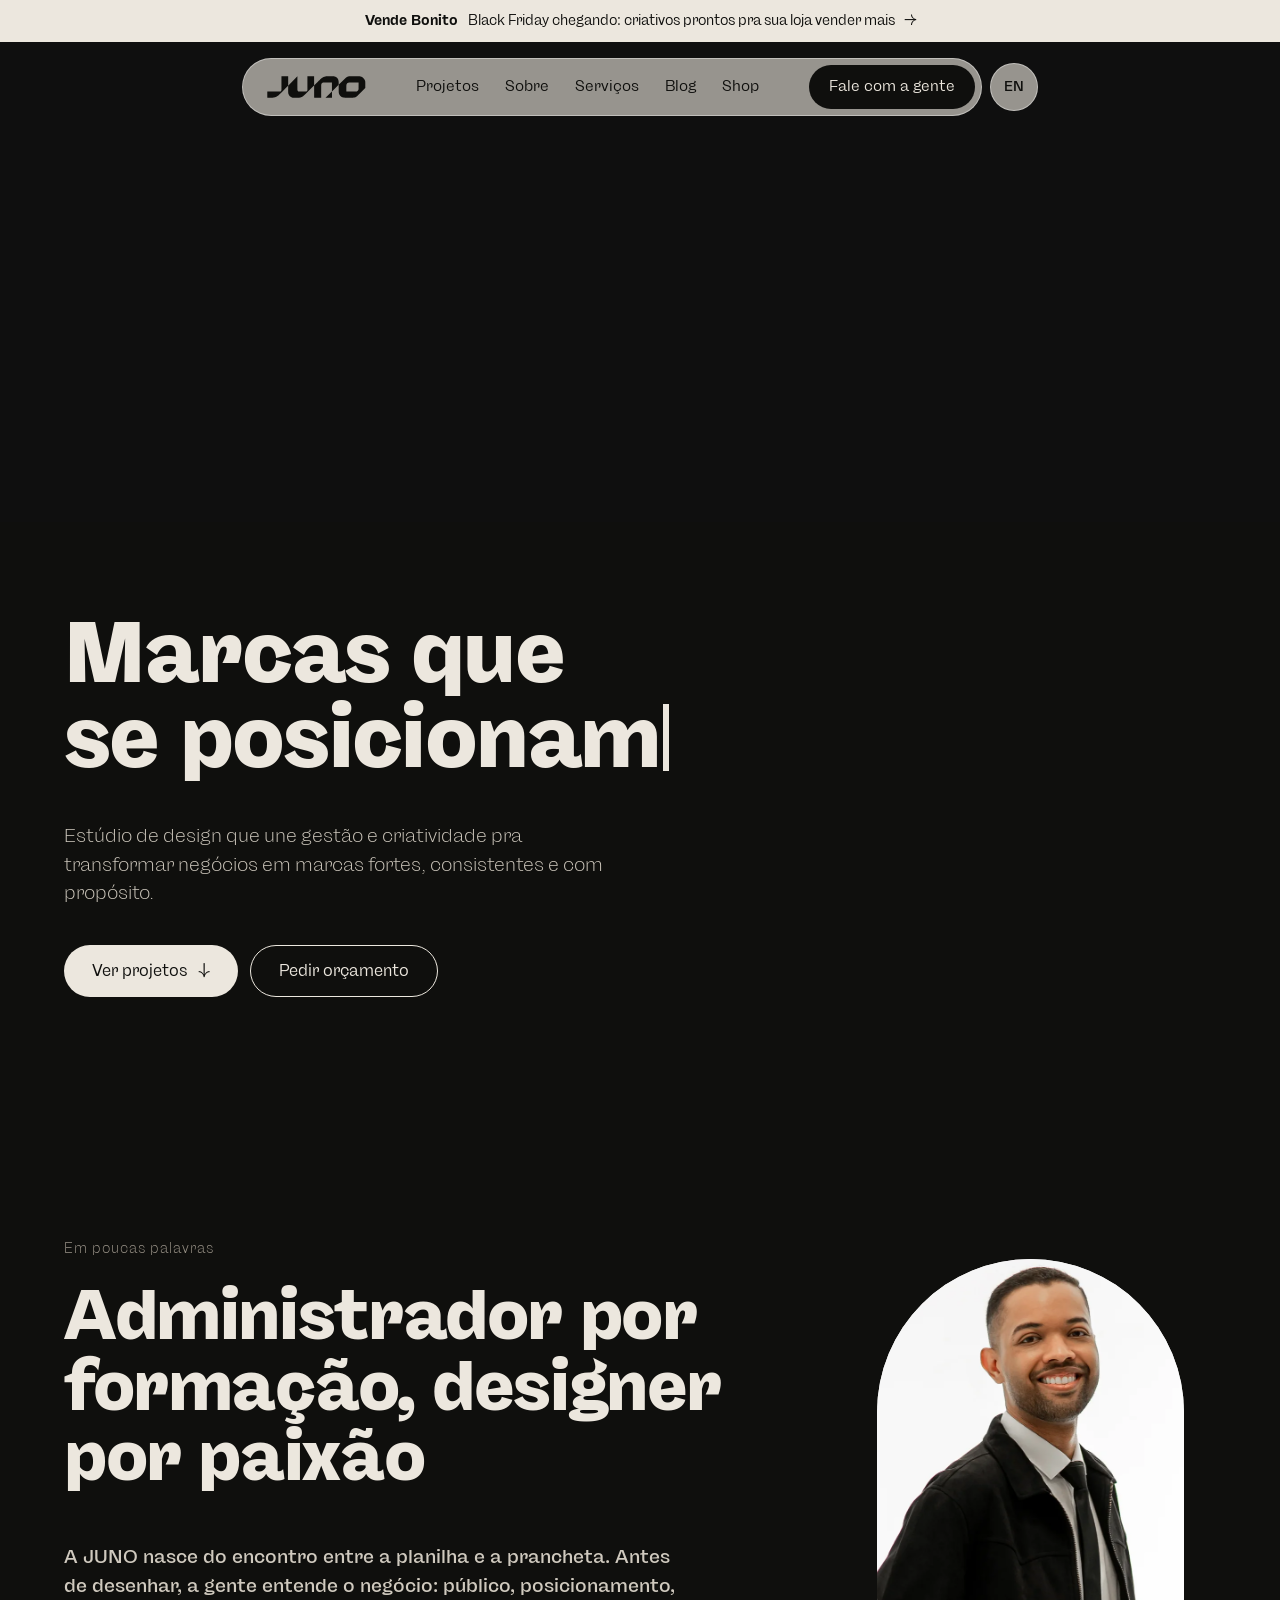
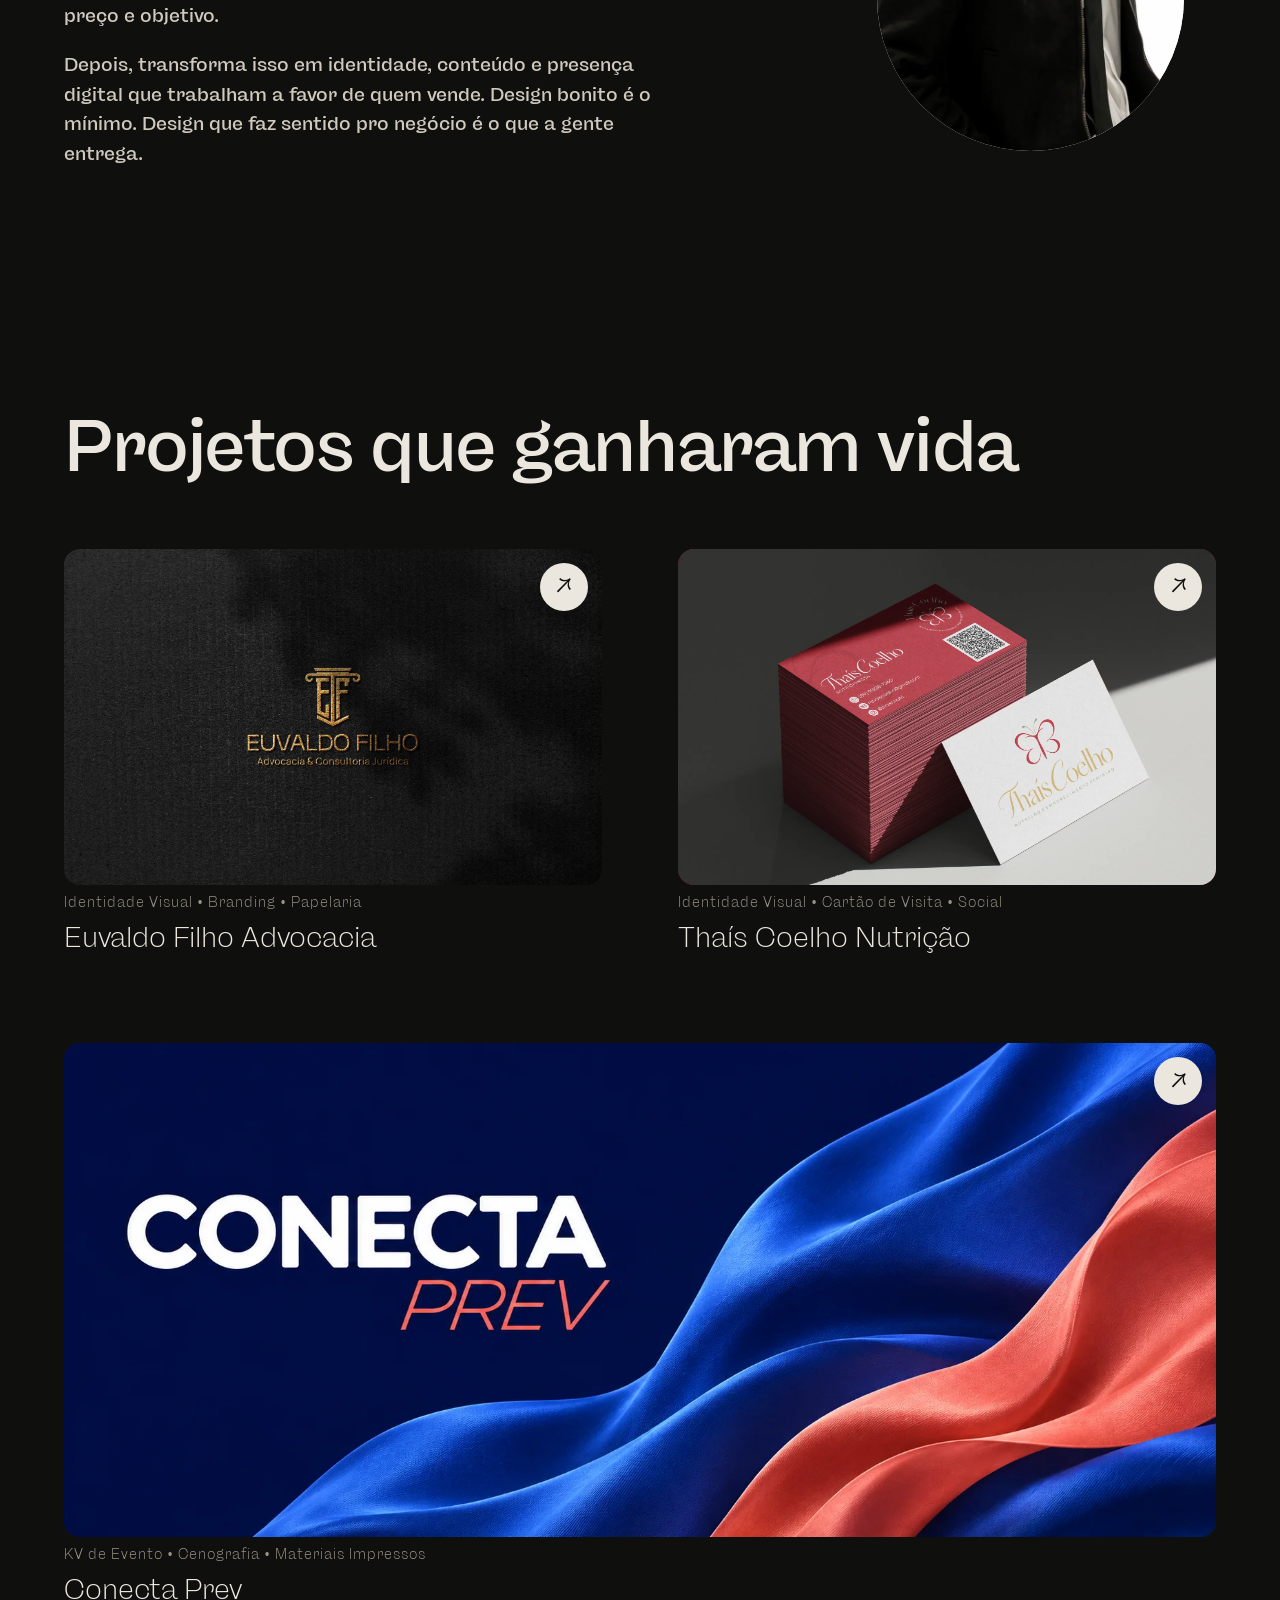
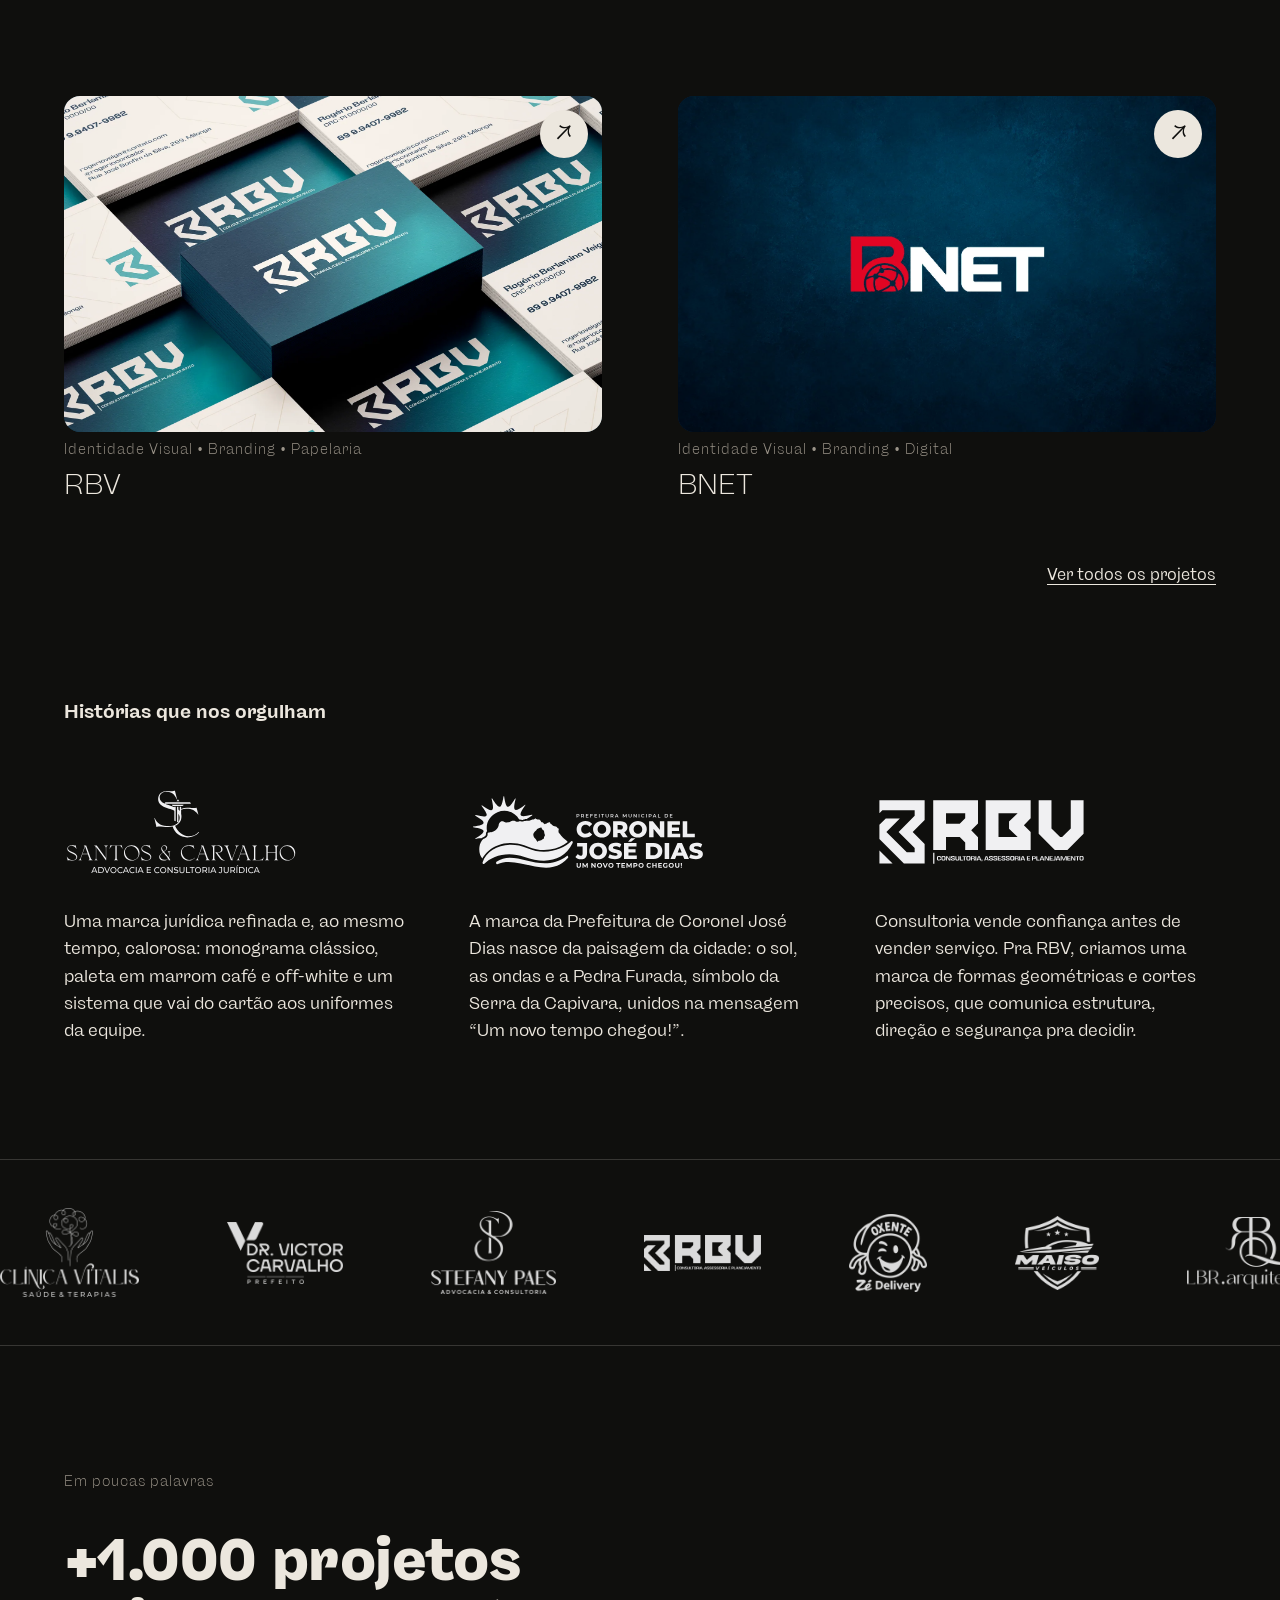
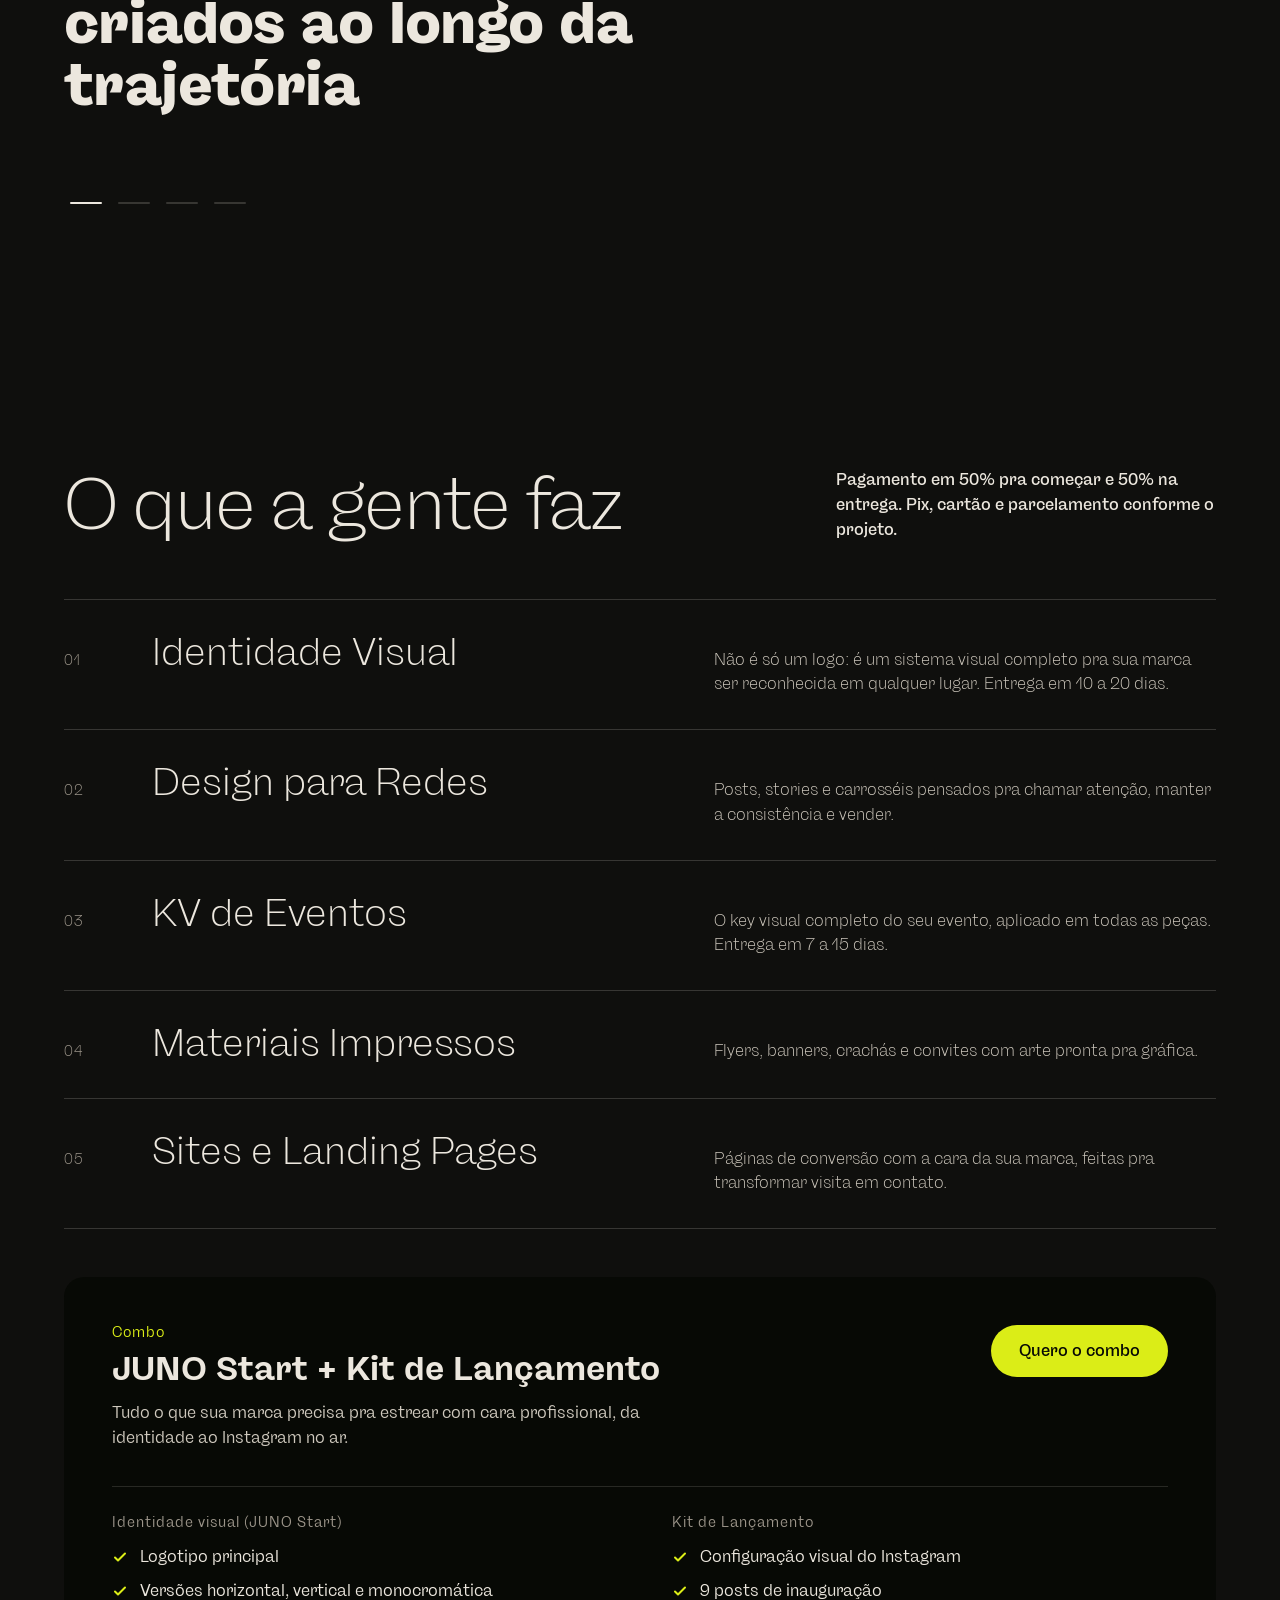
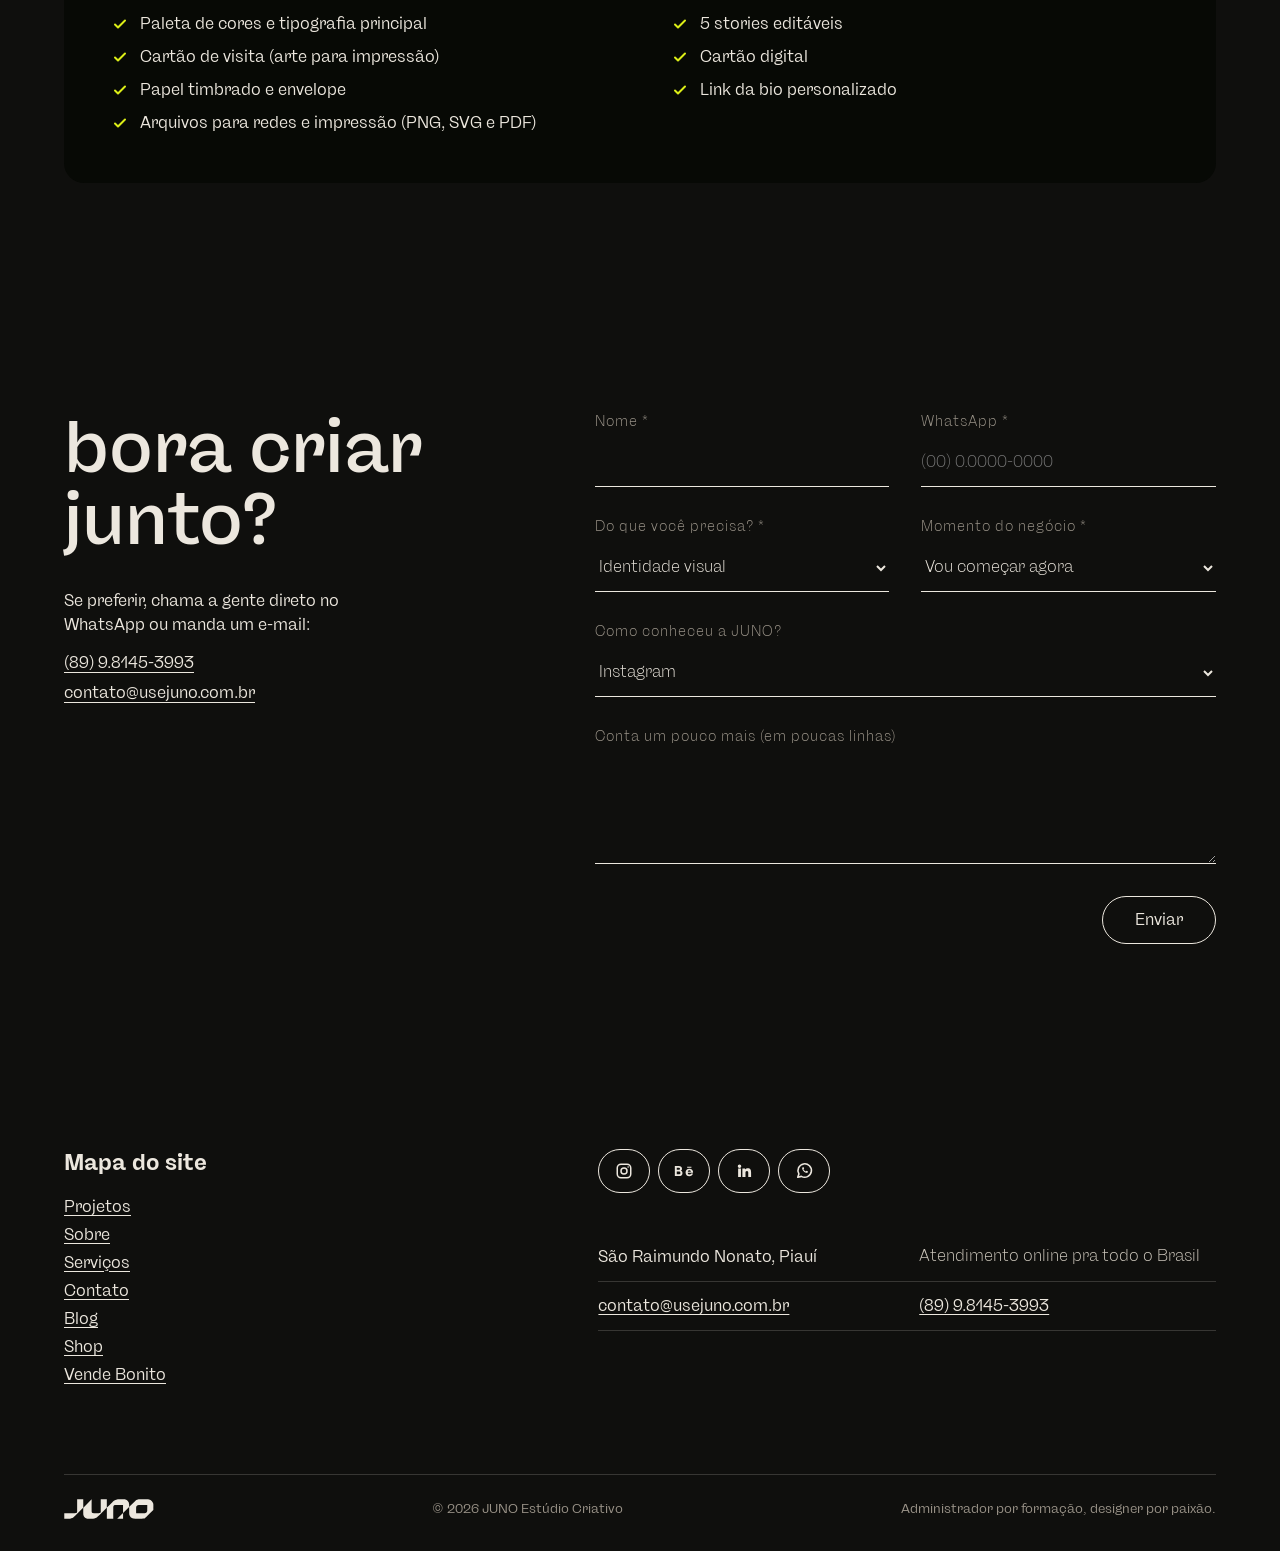
<file: index.html>
<!doctype html>
<html lang="pt-BR">
<head>
<meta charset="utf-8">
<meta name="viewport" content="width=device-width, initial-scale=1">
<title>JUNO Estúdio Criativo</title>
<meta name="description" content="Estúdio de design que une gestão e criatividade pra transformar negócios em marcas fortes, consistentes e com propósito.">
<link rel="canonical" href="https://usejuno.com.br/">
<link rel="icon" href="/favicon.ico" sizes="any">
<link rel="apple-touch-icon" href="/images/apple-touch-icon.png">
<link rel="icon" href="assets/img/favicon.svg" type="image/svg+xml">
<link rel="stylesheet" href="assets/css/base.css?v=2">
<style>
.t-dark{--bg:#0F0F0D;--fg:#ECE7DE;--mute:#9C958A;--body:#CFC9BE;--line:rgba(236,231,222,.18);--inv:1}
.t-light{--bg:#ECE7DE;--fg:#0F0F0D;--mute:#5E5850;--body:#3F3B35;--line:rgba(15,15,13,.18);--inv:0}
.sec{background:var(--bg);color:var(--fg)}
.page{background:#0F0F0D;transition:background-color .8s ease}
.page.live .sec{background:transparent}
.page.live.is-dark{background:#0F0F0D}
.page.live.is-light{background:#ECE7DE}
.page.live.is-dark .sec{--bg:#0F0F0D;--fg:#ECE7DE;--mute:#9C958A;--body:#CFC9BE;--line:rgba(236,231,222,.18);--inv:1}
.page.live.is-light .sec{--bg:#ECE7DE;--fg:#0F0F0D;--mute:#5E5850;--body:#3F3B35;--line:rgba(15,15,13,.18);--inv:0}
.sec,.sec *{transition:color .8s ease,background-color .8s ease,border-color .8s ease,filter .8s ease}
.logo{filter:invert(var(--inv))}
.client{filter:brightness(0) invert(var(--inv));opacity:.85}
@keyframes blink{50%{opacity:0}}
@keyframes bob{0%,100%{transform:translateY(0)}50%{transform:translateY(-10px)}}
.caret{display:inline-block;width:.07em;height:.78em;background:currentColor;margin-left:.04em;vertical-align:-0.04em;animation:blink 1s steps(1) infinite}
.card{text-decoration:none;color:var(--fg);display:flex;flex-direction:column;gap:10px}
.card:hover{opacity:1}
.card .cover{transition:transform .6s cubic-bezier(.2,.7,.2,1)}
.card:hover .cover{transform:scale(1.015)}
.card .arrow{transition:transform .3s ease}
.card:hover .arrow{transform:rotate(45deg)}
.svc{display:flex;flex-wrap:wrap;gap:12px 40px;align-items:baseline;padding:32px 0;border-top:1px solid var(--line);color:var(--fg);text-decoration:none;transition:padding .3s ease}
.svc:hover{opacity:1;padding-left:16px}
.marquee{display:flex;align-items:center;width:max-content;animation:marquee 40s linear infinite}
.field{display:flex;flex-direction:column;gap:8px;flex:1 1 260px}
.field label{font-size:14px;font-weight:300;letter-spacing:1px;color:var(--mute)}
.field input,.field select,.field textarea{font:inherit;font-size:16px;font-weight:300;color:var(--fg);background:transparent;border:0;border-bottom:1px solid var(--fg);padding:12px 0;min-height:48px;border-radius:0}
.field select option{color:#0F0F0D}
.field textarea{min-height:110px;resize:vertical}
.field input:focus,.field select:focus,.field textarea:focus{outline:none;border-bottom-width:2px}
.social{display:inline-flex;align-items:center;justify-content:center;width:52px;height:44px;border:1px solid var(--fg);border-radius:999px;color:var(--fg)}
.social:hover{opacity:1;background:var(--fg);color:var(--bg)}
.sitemap a{font-size:16px;font-weight:400;text-decoration:underline;text-underline-offset:3px}
.combo-btn{display:inline-flex;align-items:center;min-height:52px;padding:0 28px;border-radius:999px;background:#DBED17;color:#070905;text-decoration:none;font-weight:500;font-size:16px}
.combo-btn:hover{opacity:.88;color:#070905}
.float-outer{transition:transform .35s cubic-bezier(.2,.7,.2,1);will-change:transform}
.float-inner{animation:bob 6s ease-in-out infinite}
.btn-solid{display:inline-flex;align-items:center;gap:10px;min-height:52px;padding:0 28px;border-radius:999px;background:var(--fg);color:var(--bg);text-decoration:none;font-weight:400;font-size:16px}
.btn-line{display:inline-flex;align-items:center;min-height:52px;padding:0 28px;border-radius:999px;border:1px solid var(--fg);color:var(--fg);text-decoration:none;font-weight:400;font-size:16px}
.label{margin:0;font-size:14px;font-weight:300;letter-spacing:1px;color:var(--mute)}
.arrow-dot{position:absolute;right:14px;top:14px;width:48px;height:48px;border-radius:50%;background:#ECE7DE;color:#0F0F0D;display:flex;align-items:center;justify-content:center;font-size:22px}
.cover-box{position:relative;border-radius:16px;overflow:hidden}
.cover-box img{position:absolute;inset:0;width:100%;height:100%;object-fit:cover;display:block}
.dot{width:44px;height:44px;border:0;background:transparent;padding:0;cursor:pointer;display:flex;align-items:center;justify-content:center}
.dot span{display:block;width:32px;height:2px;border-radius:2px;background:var(--line)}
.dot[aria-pressed="true"] span{background:var(--fg)}
@media (prefers-reduced-motion:reduce){.marquee,.float-inner,.caret{animation:none}}
</style>
</head>
<body>
<div class="page is-dark" id="page">

<a href="https://usejuno.com.br/vendebonito" style="display: flex; justify-content: center; align-items: center; gap: 10px; flex-wrap: wrap; padding: 12px 20px; background: #ECE7DE; color: #0F0F0D; text-decoration: none; font-size: 14px; font-weight: 400; text-align: center">
<strong style="font-weight: 700">Vende Bonito</strong>
<span data-t="bar"></span>
<span aria-hidden="true">→</span>
</a>

<header style="position: sticky; top: 16px; z-index: 50; height: 0">
<div style="display: flex; justify-content: center; align-items: center; gap: 8px; padding: 16px 20px 0">
<nav aria-label="Principal" class="nav glass-light" id="nav">
<a href="#topo" aria-label="JUNO" class="juno-logo" style="display: block; height: 22px; color: inherit"></a>
<div class="navlinks">
<a class="navlink" href="/projetos" data-t="navWork"></a>
<a class="navlink" href="#sobre" data-t="navAbout"></a>
<a class="navlink" href="#servicos" data-t="navServices"></a>
<a class="navlink" href="/blog">Blog</a>
<a class="navlink" href="/em-breve">Shop</a>
</div>
<a class="cta" href="https://wa.me/5589981453993" data-wa="general" data-t="navCta"></a>
</nav>
<button type="button" class="langbtn glass-light" id="langbtn" data-t="langBtn" data-t-aria="langAria"></button>
</div>
</header>

<!-- HERO -->
<section id="topo" class="sec t-dark" data-theme="dark" style="padding: 0 0 clamp(72px, 9vw, 120px)">
<div style="position: relative; width: 100%; aspect-ratio: 8 / 3; min-height: 240px; overflow: hidden; background: #0F0F0F">
<video id="hero-video" src="assets/video/juno-motion.mp4" autoplay muted loop playsinline aria-label="JUNO" style="position: absolute; inset: 0; width: 100%; height: 100%; object-fit: cover; display: block"></video>
</div>
<div class="wrap" style="padding-top: clamp(56px, 7vw, 96px)">
<h1 style="margin: 0; font-weight: 900; font-size: clamp(48px, 6.7vw, 96px); line-height: 1; letter-spacing: -0.02em; max-width: 12ch"><span data-t="heroLead"></span> <span style="display: block; min-height: 1em"><span id="typed"></span><span class="caret"></span></span></h1>
<p style="margin: 40px 0 0; max-width: 540px; font-size: 19px; font-weight: 300; line-height: 1.5; color: var(--body)" data-t="heroSub"></p>
<div style="display: flex; flex-wrap: wrap; gap: 12px; margin-top: 36px">
<a href="#projetos" class="btn-solid"><span data-t="heroBtn1"></span> <span aria-hidden="true">↓</span></a>
<a href="https://wa.me/5589981453993" data-wa="quote" class="btn-line" data-t="heroBtn2"></a>
</div>
</div>
</section>

<!-- SOBRE -->
<section id="sobre" class="sec t-dark" data-theme="dark" style="padding: clamp(72px, 9vw, 140px) 0">
<div class="wrap" style="display: flex; flex-wrap: wrap; align-items: center; gap: 56px clamp(40px, 6vw, 112px)">
<div style="flex: 1 1 520px; min-width: 0">
<p class="label" style="margin-bottom: 24px" data-t="fewWords"></p>
<h2 style="margin: 0; font-weight: 900; font-size: clamp(40px, 5.4vw, 80px); line-height: 1.02; letter-spacing: -0.02em; max-width: 16ch" data-t="aboutTitle"></h2>
<div style="display: flex; flex-direction: column; gap: 20px; margin-top: 48px; max-width: 620px">
<p style="margin: 0; font-size: 19px; font-weight: 500; line-height: 1.55; color: var(--body)" data-t="about1"></p>
<p style="margin: 0; font-size: 19px; font-weight: 500; line-height: 1.55; color: var(--body)" data-t="about2"></p>
</div>
</div>
<div style="flex: 0 0 auto; margin-inline: auto; padding: 32px">
<div class="float-outer" id="float">
<div class="float-inner" style="width: clamp(220px, 24vw, 320px); aspect-ratio: 5 / 8; border-radius: 999px; overflow: hidden; background: #F4F4F2">
<img src="assets/img/junior.webp" data-t-alt="photoAlt" alt="Júnior Ferreira" style="display: block; width: 100%; height: 100%; object-fit: cover; object-position: 50% 12%">
</div>
</div>
</div>
</div>
</section>

<!-- PROJETOS -->
<section id="projetos" class="sec t-light" data-theme="light" style="padding: clamp(80px, 9vw, 140px) 0">
<div class="wrap">
<h2 style="margin: 0 0 64px; font-weight: 500; font-size: clamp(44px, 5.6vw, 80px); line-height: 1; letter-spacing: -0.02em" data-t="projTitle"></h2>
<div style="display: flex; flex-direction: column; gap: clamp(56px, 7vw, 96px)">
<div id="projRow1" style="display: flex; flex-wrap: wrap; gap: clamp(40px, 6vw, 96px) clamp(24px, 6vw, 96px)"></div>
<a class="card" href="/projetos#conecta">
<div class="cover-box" style="aspect-ratio: 21 / 9; min-height: 280px; background: #0B1F5C">
<img class="cover" src="assets/img/capas/conecta-prev.webp" data-t-alt="wideAlt" alt="">
<span class="arrow arrow-dot" aria-hidden="true">↗</span>
</div>
<span style="font-size: 14px; font-weight: 300; letter-spacing: 1px; color: var(--mute)" data-t="wideTags"></span>
<span style="font-size: 28px; font-weight: 300; line-height: 1.15">Conecta Prev</span>
</a>
<div id="projRow3" style="display: flex; flex-wrap: wrap; gap: clamp(40px, 6vw, 96px) clamp(24px, 6vw, 96px)"></div>
</div>
<div style="display: flex; justify-content: flex-end; margin-top: 64px">
<a href="/projetos" style="font-size: 16px; font-weight: 400; text-decoration: underline; text-underline-offset: 4px" data-t="projAll"></a>
</div>
</div>
</section>

<!-- HISTÓRIAS -->
<section class="sec t-light" data-theme="light" style="padding: 0 0 clamp(80px, 9vw, 140px)">
<div class="wrap">
<h2 style="margin: 0 0 64px; font-size: 19px; font-weight: 700" data-t="storiesTitle"></h2>
<div id="stories" style="display: flex; flex-wrap: wrap; gap: 64px clamp(32px, 5vw, 80px)"></div>
</div>
</section>

<!-- CLIENTES -->
<section class="sec t-light" data-theme="light" data-t-aria="clientsAria" style="border-top: 1px solid var(--line); border-bottom: 1px solid var(--line); padding: 48px 0; overflow: hidden">
<div class="marquee" id="clients" style="gap: 88px"></div>
</section>

<!-- NÚMEROS -->
<section class="sec t-dark" data-theme="dark" style="padding: clamp(96px, 10vw, 160px) 0">
<div class="wrap">
<p class="label" style="margin-bottom: 40px" data-t="fewWords"></p>
<div style="min-height: clamp(190px, 17vw, 240px)">
<p style="margin: 0; font-weight: 900; font-size: clamp(40px, 4.6vw, 64px); line-height: 1.06; letter-spacing: -0.01em; max-width: 16ch"><span id="statBig"></span><br><span id="statLabel"></span></p>
</div>
<div role="group" id="dots" data-t-aria="statsAria" style="display: flex; gap: 4px; margin-top: 32px"></div>
</div>
</section>

<!-- SERVIÇOS -->
<section id="servicos" class="sec t-light" data-theme="light" style="padding: clamp(80px, 9vw, 140px) 0">
<div class="wrap">
<div style="display: flex; flex-wrap: wrap; justify-content: space-between; align-items: flex-end; gap: 24px; margin-bottom: 56px">
<h2 style="margin: 0; font-weight: 300; font-size: clamp(44px, 5.6vw, 80px); line-height: 1; letter-spacing: -0.02em" data-t="svcTitle"></h2>
<p style="margin: 0; max-width: 380px; font-size: 16px; font-weight: 500; line-height: 1.55" data-t="svcPay"></p>
</div>
<div id="services"></div>
<div style="border-top: 1px solid var(--line)"></div>
<div style="margin-top: 48px; padding: clamp(28px, 4vw, 48px); border-radius: 20px; background: #070905; color: #ECE7DE">
<div style="display: flex; flex-wrap: wrap; justify-content: space-between; align-items: flex-start; gap: 24px">
<div style="max-width: 560px">
<p style="margin: 0 0 10px; font-size: 14px; font-weight: 400; letter-spacing: 1px; color: #DBED17" data-t="comboTag"></p>
<h3 style="margin: 0; font-size: clamp(26px, 2.6vw, 36px); font-weight: 700; line-height: 1.1" data-t="comboTitle"></h3>
<p style="margin: 12px 0 0; font-size: 16px; font-weight: 400; line-height: 1.55; color: #CFC9BE" data-t="comboIntro"></p>
</div>
<a class="combo-btn" href="https://wa.me/5589981453993" data-wa="combo" data-t="comboBtn"></a>
</div>
<div id="combo" style="display: flex; flex-wrap: wrap; gap: 32px clamp(32px, 5vw, 72px); margin-top: 36px; padding-top: 28px; border-top: 1px solid rgba(236,231,222,.14)"></div>
</div>
</div>
</section>

<!-- CONTATO -->
<section id="contato" class="sec t-light" data-theme="light" style="padding: clamp(80px, 9vw, 140px) 0">
<div class="wrap" style="display: flex; flex-wrap: wrap; gap: 64px clamp(40px, 7vw, 120px)">
<div style="flex: 1 1 340px; min-width: 0">
<h2 style="margin: 0; font-weight: 500; font-size: clamp(56px, 5.6vw, 80px); line-height: 1" data-t="contactTitle"></h2>
<p style="margin: 32px 0 0; font-size: 16px; font-weight: 400; line-height: 1.5; max-width: 340px" data-t="contactText"></p>
<div style="display: flex; flex-direction: column; gap: 10px; margin-top: 16px; font-size: 16px">
<a href="https://wa.me/5589981453993" data-wa="general" style="text-decoration: underline; text-underline-offset: 4px">(89) 9.8145-3993</a>
<a href="mailto:contato@usejuno.com.br" data-mail="" style="text-decoration: underline; text-underline-offset: 4px">contato@usejuno.com.br</a>
</div>
</div>
<form id="form" style="flex: 1 1 520px; min-width: 0; display: flex; flex-wrap: wrap; gap: 32px; align-content: flex-start">
<div class="field"><label for="f-nome" data-t="fName"></label><input id="f-nome" name="nome" type="text" autocomplete="name" required></div>
<div class="field"><label for="f-whats">WhatsApp *</label><input id="f-whats" name="whatsapp" type="tel" autocomplete="tel" placeholder="(00) 0.0000-0000" required></div>
<div class="field"><label for="f-assunto" data-t="fNeed"></label><select id="f-assunto" name="assunto"></select></div>
<div class="field"><label for="f-momento" data-t="fStage"></label><select id="f-momento" name="momento"></select></div>
<div class="field"><label for="f-origem" data-t="fFound"></label><select id="f-origem" name="origem"></select></div>
<div class="field" style="flex-basis: 100%"><label for="f-msg" data-t="fMsg"></label><textarea id="f-msg" name="mensagem"></textarea></div>
<div style="flex-basis: 100%; display: flex; justify-content: flex-end">
<button type="submit" style="min-height: 48px; padding: 0 32px; border: 1px solid var(--fg); border-radius: 999px; background: transparent; color: var(--fg); font: inherit; font-size: 16px; font-weight: 400; cursor: pointer" data-t="fSend"></button>
</div>
</form>
</div>
</section>

<!-- RODAPÉ -->
<footer class="sec t-light" data-theme="light" style="padding: clamp(64px, 7vw, 96px) 0 32px">
<div class="wrap">
<div style="display: flex; flex-wrap: wrap; gap: 48px clamp(32px, 6vw, 120px)">
<nav class="sitemap" data-t-aria="siteMap" style="flex: 1 1 260px; display: flex; flex-direction: column; gap: 8px">
<h3 style="margin: 0 0 12px; font-size: 22px; font-weight: 700" data-t="siteMap"></h3>
<a href="/projetos" data-t="navWork"></a>
<a href="#sobre" data-t="navAbout"></a>
<a href="#servicos" data-t="navServices"></a>
<a href="#contato" data-t="navContact"></a>
<a href="/blog">Blog</a>
<a href="/em-breve">Shop</a>
<a href="https://usejuno.com.br/vendebonito">Vende Bonito</a>
</nav>
<div style="flex: 1 1 420px; min-width: 0; display: flex; flex-direction: column; gap: 40px">
<div style="display: flex; flex-wrap: wrap; gap: 8px">
<a class="social" href="https://www.instagram.com/junojpeg" aria-label="Instagram" target="_blank" rel="noopener">
<svg width="18" height="18" viewBox="0 0 24 24" fill="none" stroke="currentColor" stroke-width="2" aria-hidden="true"><rect x="3" y="3" width="18" height="18" rx="5"></rect><circle cx="12" cy="12" r="4"></circle><circle cx="17.5" cy="6.5" r="1" fill="currentColor" stroke="none"></circle></svg>
</a>
<a class="social" href="https://www.behance.net/jniorferrera" aria-label="Behance" target="_blank" rel="noopener">
<svg width="20" height="20" viewBox="0 0 24 24" fill="currentColor" aria-hidden="true"><path d="M8.2 11.4c.9-.4 1.4-1.1 1.4-2.2C9.6 7 8 6 5.9 6H1v12h5.1c2.2 0 4.1-1.1 4.1-3.4 0-1.5-.7-2.7-2-3.2zM3.3 8h2.2c.9 0 1.7.3 1.7 1.3s-.6 1.3-1.5 1.3H3.3zm2.5 8H3.3v-3.4h2.5c1.1 0 1.9.5 1.9 1.7S6.9 16 5.8 16zm12.7-6.8c-2.8 0-4.6 1.9-4.6 4.5 0 2.7 1.7 4.5 4.6 4.5 2.2 0 3.6-1 4.3-3.1h-2.3c-.2.7-1.1 1.1-1.9 1.1-1.4 0-2.1-.8-2.1-2.1h6.4c.2-2.7-1.3-4.9-4.4-4.9zm-2 3.6c.1-1.1.8-1.8 1.9-1.8 1.2 0 1.8.7 1.9 1.8zm-.7-6h5.1v1.3h-5.1z"></path></svg>
</a>
<a class="social" href="https://www.linkedin.com/company/studio-junoco/" aria-label="LinkedIn" target="_blank" rel="noopener">
<svg width="17" height="17" viewBox="0 0 24 24" fill="currentColor" aria-hidden="true"><path d="M4.98 3.5a2.5 2.5 0 1 1 0 5 2.5 2.5 0 0 1 0-5zM3 9h4v12H3zm6 0h3.8v1.7h.1c.5-.9 1.8-1.9 3.7-1.9 4 0 4.7 2.6 4.7 6V21h-4v-5.3c0-1.3 0-2.9-1.8-2.9s-2.1 1.4-2.1 2.8V21H9z"></path></svg>
</a>
<a class="social" href="https://wa.me/5589981453993" data-wa="general" aria-label="WhatsApp">
<svg width="19" height="19" viewBox="0 0 24 24" fill="none" stroke="currentColor" stroke-width="2" stroke-linejoin="round" aria-hidden="true"><path d="M3.5 20.5l1.4-4.2A8.5 8.5 0 1 1 8 19.4z"></path><path d="M9 8.5c0 3.3 3 6.5 6.5 6.5l1-1.6-2-1-1 .9c-1.2-.5-2.3-1.6-2.8-2.8l.9-1-1-2z" fill="currentColor" stroke="none"></path></svg>
</a>
</div>
<div style="display: flex; flex-direction: column">
<div style="display: flex; flex-wrap: wrap; gap: 4px 24px; padding: 14px 0; border-bottom: 1px solid var(--line); font-size: 16px">
<span style="flex: 1 1 200px; font-weight: 400" data-t="place"></span>
<span style="flex: 1 1 200px; font-weight: 300; color: var(--body)" data-t="online"></span>
</div>
<div style="display: flex; flex-wrap: wrap; gap: 4px 24px; padding: 14px 0; border-bottom: 1px solid var(--line); font-size: 16px">
<a href="mailto:contato@usejuno.com.br" data-mail="" style="flex: 1 1 200px; text-decoration: underline; text-underline-offset: 3px">contato@usejuno.com.br</a>
<a href="https://wa.me/5589981453993" data-wa="general" style="flex: 1 1 200px; text-decoration: underline; text-underline-offset: 3px">(89) 9.8145-3993</a>
</div>
</div>
</div>
</div>
<div style="display: flex; flex-wrap: wrap; align-items: center; justify-content: space-between; gap: 16px 32px; margin-top: clamp(56px, 7vw, 96px); padding-top: 24px; border-top: 1px solid var(--line); font-size: 13px; font-weight: 400; color: var(--mute)">
<span role="img" aria-label="JUNO" class="juno-logo" style="display: block; height: 20px; color: var(--fg)"></span>
<span>© <span class="year"></span> JUNO Estúdio Criativo</span>
<span data-t="tagline"></span>
</div>
</div>
</footer>

</div>
<script src="assets/js/common.js?v=2"></script>
<script src="assets/js/home.js?v=4"></script>
</body>
</html>
</file>
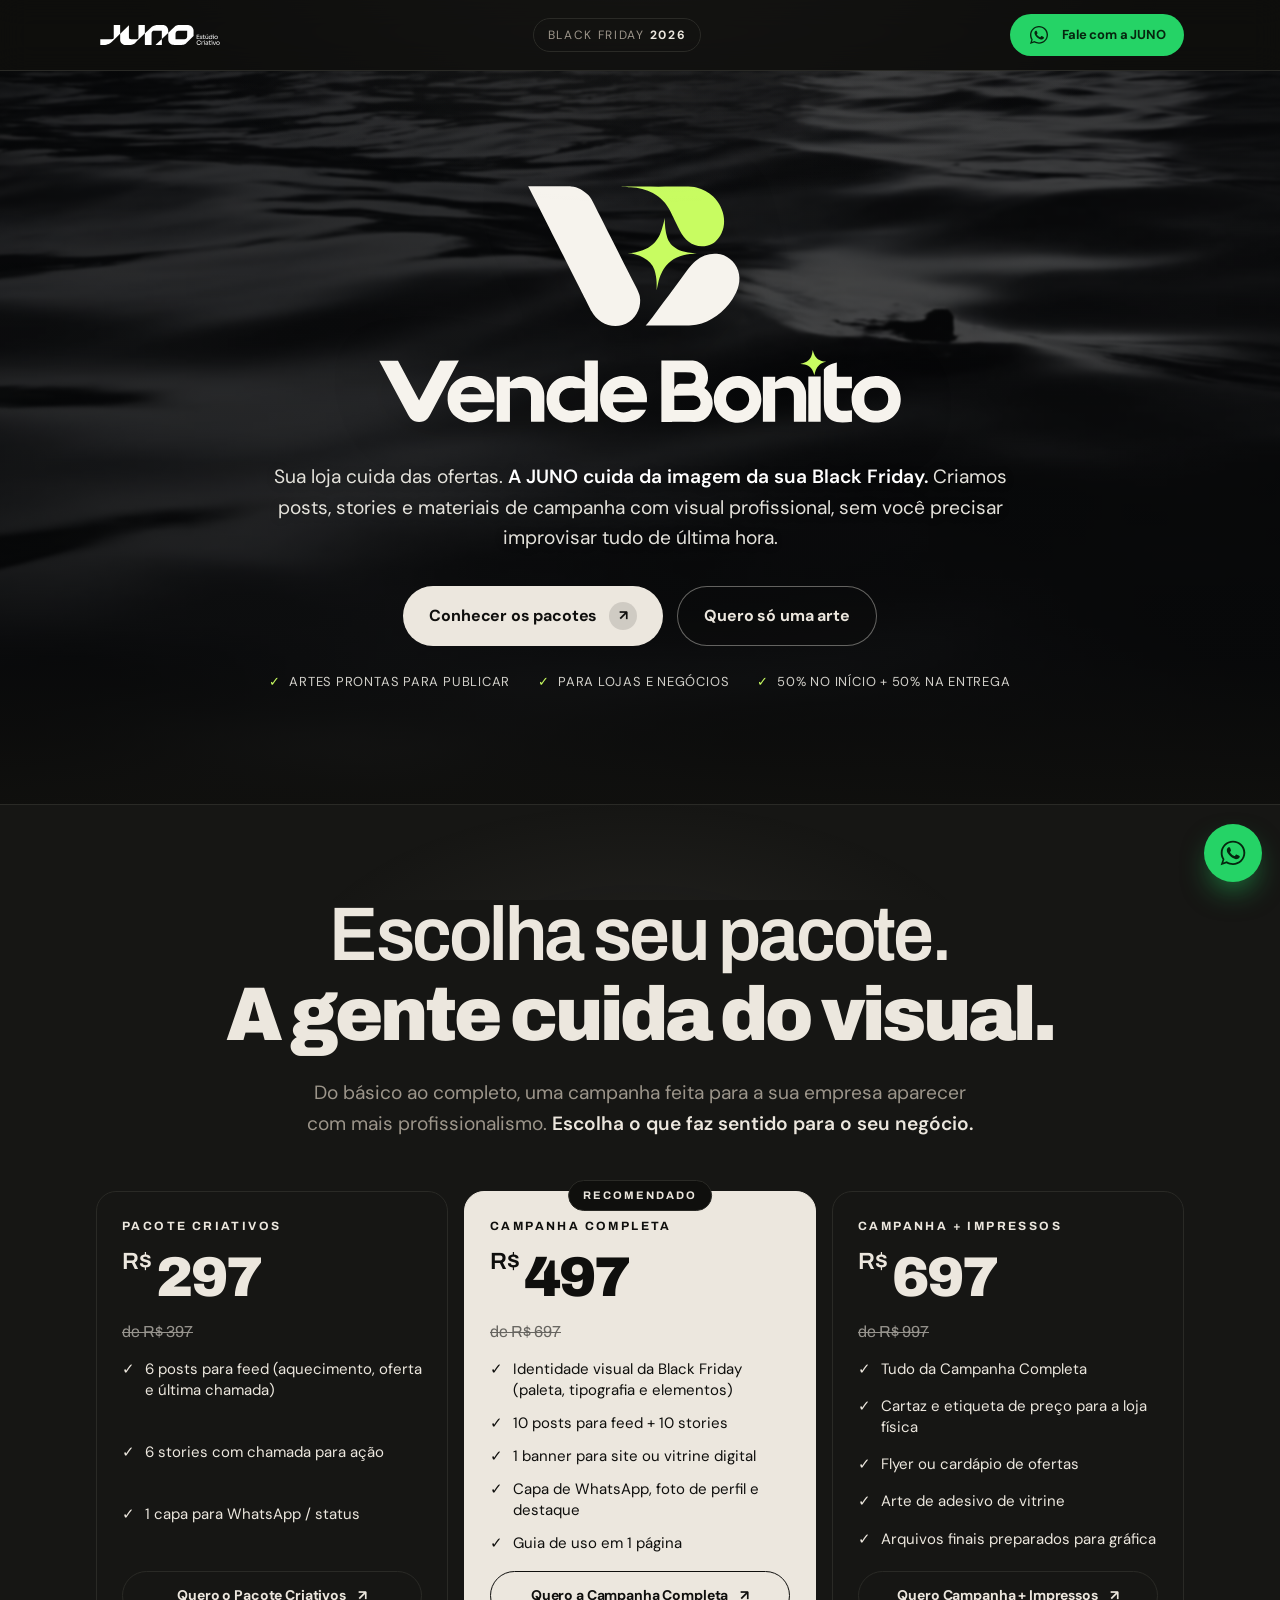
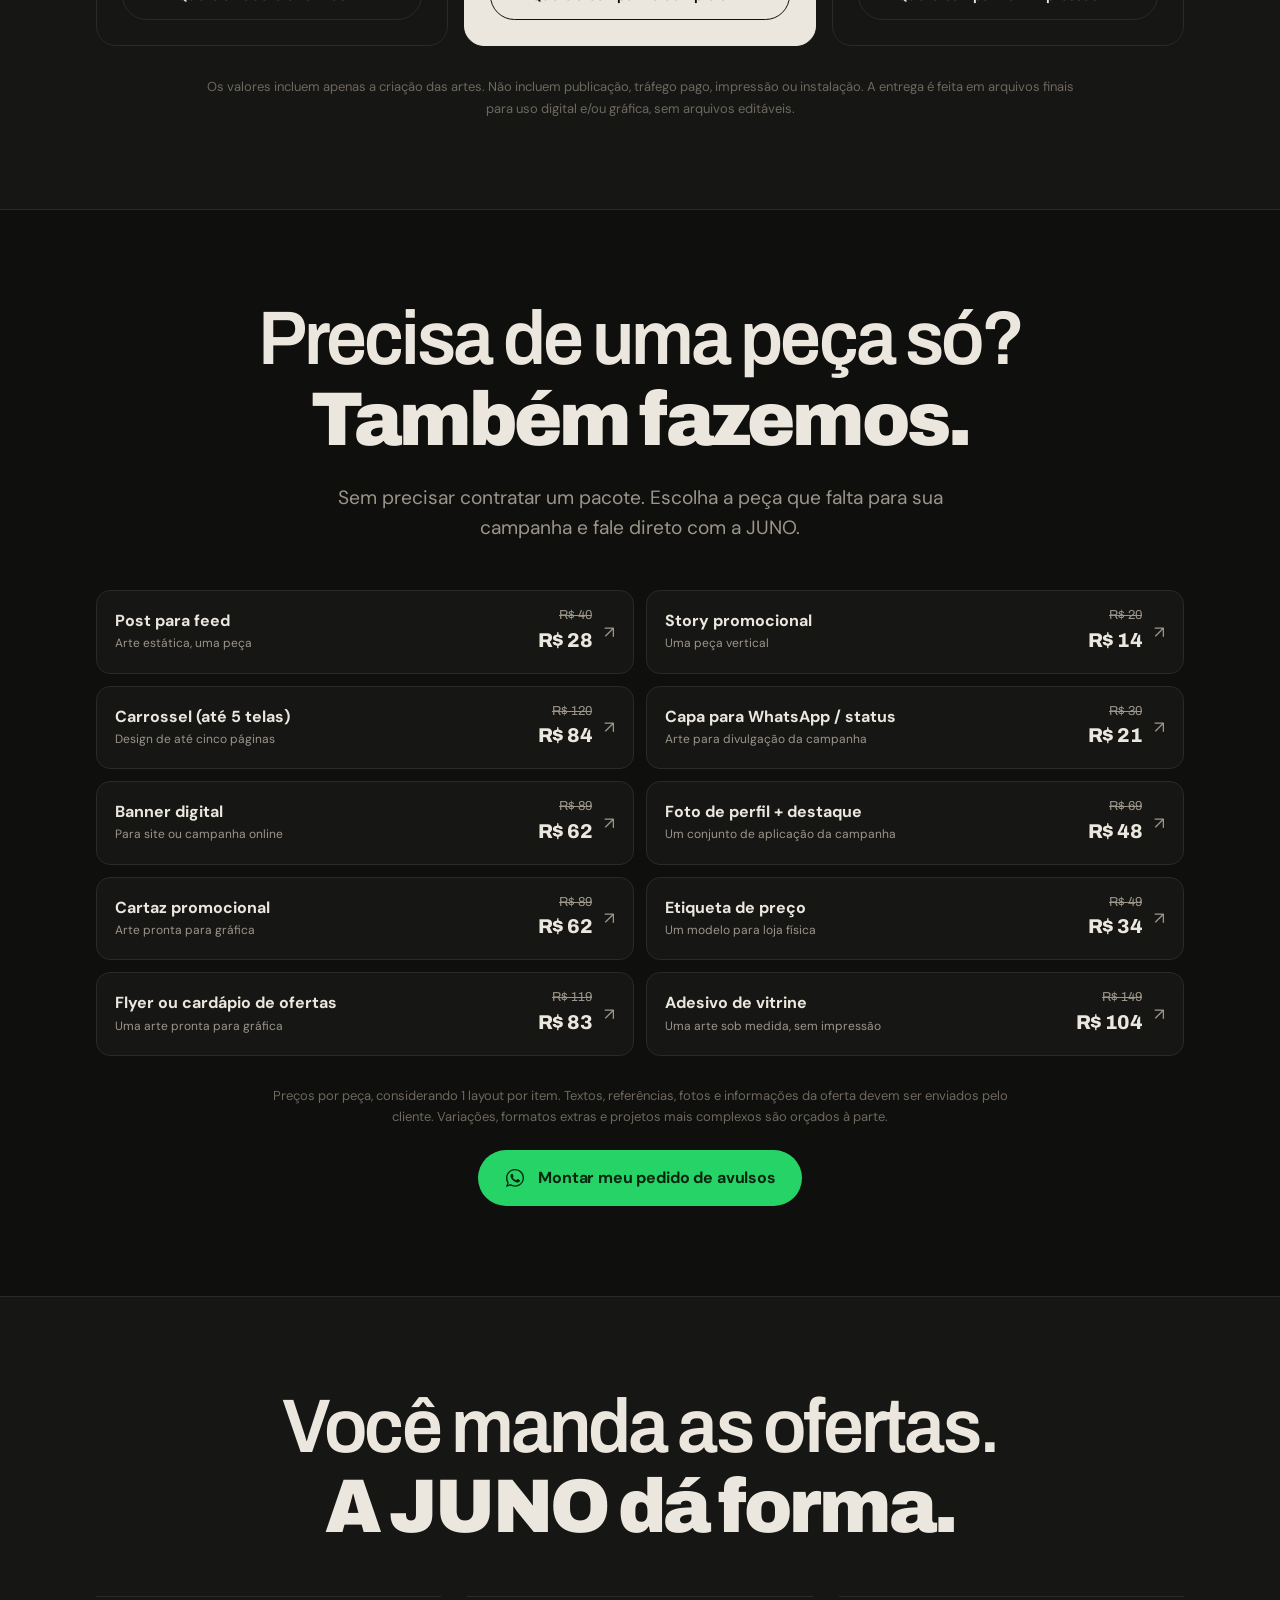
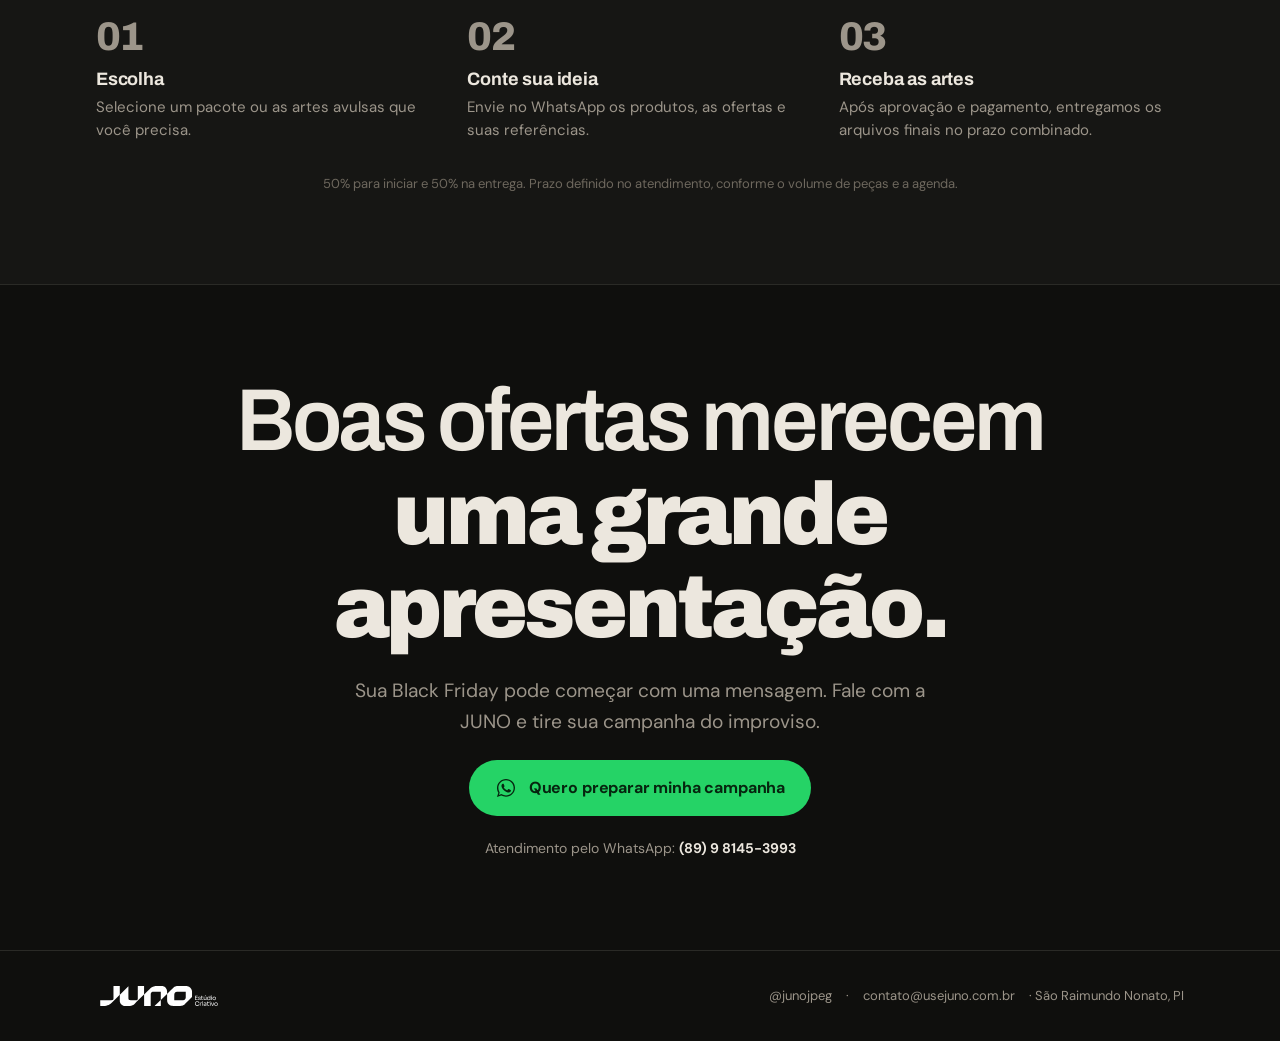
<file: vendebonito/index.html>
<!doctype html>
<html lang="pt-BR">
<head>
  <meta charset="UTF-8">
  <meta name="viewport" content="width=device-width,initial-scale=1,viewport-fit=cover">
  <meta name="theme-color" content="#0F0F0D">
  <title>Vende Bonito | Campanhas de Black Friday pela JUNO</title>
  <link rel="icon" href="/favicon.ico" sizes="any">
  <link rel="icon" type="image/png" sizes="32x32" href="/images/favicon-32.png">
  <link rel="icon" type="image/png" sizes="192x192" href="/images/favicon-192.png">
  <link rel="apple-touch-icon" href="/images/apple-touch-icon.png">
  <meta name="description" content="Sua Black Friday com uma imagem profissional. Pacotes de criativos a partir de R$ 297 e peças avulsas a partir de R$ 14. Vende Bonito, por JUNO Estúdio Criativo.">
  <link rel="canonical" href="https://usejuno.com.br/vendebonito/">
  <link rel="preconnect" href="https://fonts.googleapis.com">
  <link rel="preconnect" href="https://fonts.gstatic.com" crossorigin>
  <link rel="stylesheet" href="https://fonts.googleapis.com/css2?family=Archivo:wdth,wght@62..125,400..900&family=DM+Sans:wght@400;500;600;700;800&display=swap">
  <style>
/* Layout: página escura de rolagem única, blocos centrados, uma faixa marquee e um bloco de preço no fim. Dark-first, tema único (identidade JUNO). */
:root{
  --bg:#0F0F0D;
  --bg-2:#161614;
  --line:#2A2A26;
  --fg:#ECE7DE;
  --muted:#9C958A;
  --dim:#6E685E;
  --wa:#25D366;
  --wa-ink:#06250F;
  --display:"Archivo","Helvetica Neue",Arial,sans-serif;
  --body-font:"DM Sans","Arial",sans-serif;
  --maxw:1120px;
  --copyw:62ch;
  color-scheme:dark;
}
*{box-sizing:border-box}
html{scroll-behavior:smooth}
body{
  margin:0;background:var(--bg);color:var(--fg);
  font-family:var(--body-font);font-size:17px;line-height:1.55;
  -webkit-font-smoothing:antialiased;overflow-x:hidden;
}
a{color:inherit}
::selection{background:var(--fg);color:var(--bg)}

/* ---------- grão + luz ambiente ---------- */
body::after{
  content:"";position:fixed;inset:0;pointer-events:none;z-index:0;
  background:
    radial-gradient(60% 40% at 50% -5%, rgba(236,231,222,.10), transparent 70%),
    radial-gradient(40% 30% at 50% 110%, rgba(156,149,138,.10), transparent 70%);
}
.wrap{position:relative;z-index:1;max-width:var(--maxw);margin:0 auto;
  padding-left:max(16px,env(safe-area-inset-left,0px));
  padding-right:max(16px,env(safe-area-inset-right,0px));}

/* ---------- header ---------- */
header{position:sticky;top:env(safe-area-inset-top,0px);z-index:20;
  background:rgba(15,15,13,.72);backdrop-filter:blur(14px);-webkit-backdrop-filter:blur(14px);
  border-bottom:1px solid var(--line)}
body::before{content:"";position:fixed;inset:0 0 auto;height:env(safe-area-inset-top,0px);z-index:21;background:var(--bg)}
.nav{display:flex;align-items:center;justify-content:space-between;gap:16px;padding-block:14px}
.logo{height:26px;width:auto;display:block}
.logo path{fill:var(--fg)}
.nav .pill{font-size:12px;letter-spacing:.14em;text-transform:uppercase;color:var(--muted);
  border:1px solid var(--line);border-radius:999px;padding:7px 14px;white-space:nowrap}
.nav .pill b{color:var(--fg);font-weight:700}

/* ---------- tipografia ---------- */
.eyebrow{display:inline-flex;align-items:center;gap:12px;font-size:12px;letter-spacing:.18em;
  text-transform:uppercase;color:var(--muted);font-weight:600}
.eyebrow::before,.eyebrow::after{content:"";width:28px;height:1px;background:var(--muted);opacity:.6}
h1,h2,h3{margin:0;text-wrap:balance;line-height:.98;letter-spacing:-.025em;text-align:center}
h2{font-size:clamp(38px,6.4vw,76px);font-weight:900;font-stretch:95%}
h2 .lt{font-weight:300;font-stretch:100%;color:var(--muted);letter-spacing:-.02em}
h2 .it{font-family:var(--display);font-style:normal;font-weight:400;letter-spacing:-.01em;font-variation-settings:"opsz" 144}
.lead{color:var(--muted);max-width:var(--copyw);margin:0 auto;text-align:center;font-size:clamp(17px,1.5vw,20px);line-height:1.6}
.lead b{color:var(--fg);font-weight:600}
section{padding-block:clamp(72px,10vw,140px);text-align:center}
.stack{display:flex;flex-direction:column;align-items:center;gap:22px}

/* ---------- botões ---------- */
.btn{display:inline-flex;align-items:center;gap:12px;border-radius:999px;padding:16px 26px;
  font-weight:700;font-size:16px;text-decoration:none;letter-spacing:-.01em;
  transition:transform .25s cubic-bezier(.2,.8,.2,1),box-shadow .25s,background .25s}
.btn:hover{transform:translateY(-2px)}
.btn:focus-visible{outline:2px solid var(--fg);outline-offset:3px}
.btn-wa{background:var(--wa);color:var(--wa-ink);box-shadow:0 0 0 0 rgba(37,211,102,.4)}
.btn-wa:hover{box-shadow:0 14px 40px -10px rgba(37,211,102,.55)}
.btn-wa svg{width:22px;height:22px;fill:currentColor}
.btn-ghost{border:1px solid var(--line);color:var(--fg);background:transparent}
.btn-ghost:hover{border-color:var(--muted)}
.btn .arrow{display:inline-grid;place-items:center;width:28px;height:28px;border-radius:50%;background:rgba(0,0,0,.12);font-size:14px}

/* ---------- HERO ---------- */
.hero{padding-block:clamp(70px,9vw,120px) clamp(60px,8vw,110px)}
.hero .stack{gap:28px}
.campaign{display:flex;flex-direction:column;align-items:center;line-height:.86;letter-spacing:-.045em}
.campaign .l1{font-size:clamp(78px,16vw,210px);font-weight:900;font-stretch:88%;text-transform:uppercase;
  background:linear-gradient(180deg,var(--fg) 0%,#CFC8BC 100%);-webkit-background-clip:text;background-clip:text;color:transparent}
.campaign .l2{font-family:var(--display);font-style:normal;font-weight:300;font-size:clamp(72px,15vw,196px);
  margin-top:-.08em;color:var(--fg);font-variation-settings:"opsz" 144;letter-spacing:-.02em;text-transform:lowercase}
.campaign .l2 em{font-style:normal;color:var(--muted)}
.hero .sub{font-size:12px;letter-spacing:.28em;text-transform:uppercase;color:var(--muted);font-weight:600}
.hero .cta-row{display:flex;flex-wrap:wrap;justify-content:center;gap:14px;margin-top:6px}
.hero .proof{display:flex;flex-wrap:wrap;justify-content:center;gap:18px 28px;font-size:13px;color:var(--muted);letter-spacing:.06em;text-transform:uppercase}
.hero .proof span::before{content:"✓";margin-right:8px;color:var(--fg)}

/* entrada do hero */
@keyframes rise{from{opacity:0;transform:translateY(26px)}to{opacity:1;transform:none}}
.hero .stack>*{animation:rise .9s cubic-bezier(.2,.8,.2,1) both}
.hero .stack>*:nth-child(1){animation-delay:.05s}
.hero .stack>*:nth-child(2){animation-delay:.18s}
.hero .stack>*:nth-child(3){animation-delay:.34s}
.hero .stack>*:nth-child(4){animation-delay:.48s}
.hero .stack>*:nth-child(5){animation-delay:.6s}
.hero .stack>*:nth-child(6){animation-delay:.72s}

/* ---------- MARQUEE ---------- */
.marquee{border-block:1px solid var(--line);overflow:hidden;white-space:nowrap;padding-block:14px;
  font-size:14px;letter-spacing:.22em;text-transform:uppercase;color:var(--muted);font-weight:600;position:relative;z-index:1}
.marquee .track{display:inline-flex;gap:0;animation:scroll 32s linear infinite;will-change:transform}
.marquee span{padding-inline:28px}
.marquee span i{font-style:normal;color:var(--fg)}
@keyframes scroll{to{transform:translateX(-50%)}}

/* ---------- reveal ao rolar (resting state visível) ---------- */
@supports (animation-timeline: view()){
  .rv{animation:rise linear both;animation-timeline:view();animation-range:entry 0% entry 40%}
}

/* ---------- DOR ---------- */
.grid3{display:grid;grid-template-columns:repeat(3,1fr);gap:18px;margin-top:40px;text-align:left}
.card{border:1px solid var(--line);background:var(--bg-2);border-radius:18px;padding:26px;min-width:0;
  transition:transform .3s cubic-bezier(.2,.8,.2,1),border-color .3s}
.card:hover{transform:translateY(-4px);border-color:var(--muted)}
.card .k{font-family:var(--display);font-style:normal;font-size:34px;line-height:1;color:var(--muted);margin-bottom:14px;font-variation-settings:"opsz" 72}
.card h3{font-size:19px;font-weight:700;text-align:left;letter-spacing:-.01em;margin-bottom:8px;line-height:1.2}
.card p{margin:0;color:var(--muted);font-size:15px;line-height:1.55}

/* ---------- COMPARATIVO ---------- */
.compare{display:grid;grid-template-columns:1fr 1fr;gap:18px;margin-top:40px;text-align:left}
.cmp{border-radius:18px;padding:28px;min-width:0;border:1px solid var(--line)}
.cmp.bad{background:transparent;color:var(--muted)}
.cmp.good{background:var(--fg);color:var(--bg);border-color:var(--fg)}
.cmp .tag{font-size:11px;letter-spacing:.2em;text-transform:uppercase;font-weight:700;opacity:.7;margin-bottom:16px}
.cmp ul{list-style:none;padding:0;margin:0;display:grid;gap:12px;font-size:16px}
.cmp li{display:flex;gap:12px;align-items:flex-start;line-height:1.4}
.cmp li::before{content:"—";flex:none;opacity:.6}
.cmp.good li::before{content:"✓";opacity:1}

/* ---------- ENTREGAS ---------- */
.steps{display:grid;grid-template-columns:repeat(4,1fr);gap:18px;margin-top:44px;text-align:left}
.step{border-top:1px solid var(--line);padding-top:18px;min-width:0}
.step .n{font-family:var(--display);font-style:normal;font-size:40px;color:var(--muted);line-height:1;font-variation-settings:"opsz" 144}
.step h3{text-align:left;font-size:18px;margin:12px 0 6px;letter-spacing:-.01em;line-height:1.2}
.step p{margin:0;color:var(--muted);font-size:15px}

/* ---------- PREÇOS ---------- */
.prices{display:grid;grid-template-columns:repeat(3,1fr);gap:18px;margin-top:44px;text-align:left;align-items:stretch}
.price{border:1px solid var(--line);border-radius:22px;padding:28px;background:var(--bg-2);display:flex;flex-direction:column;gap:18px;min-width:0;position:relative;
  transition:transform .3s cubic-bezier(.2,.8,.2,1),border-color .3s}
.price:hover{transform:translateY(-6px);border-color:var(--muted)}
.price.hot{background:var(--fg);color:var(--bg);border-color:var(--fg)}
.price.hot .muted{color:#4F4A42}
.price .ribbon{position:absolute;top:-12px;left:50%;transform:translateX(-50%);background:var(--bg);color:var(--fg);
  font-size:11px;letter-spacing:.18em;text-transform:uppercase;font-weight:700;padding:6px 14px;border-radius:999px;border:1px solid var(--line);white-space:nowrap}
.price .name{font-size:12px;letter-spacing:.2em;text-transform:uppercase;font-weight:700}
.price .val{font-size:clamp(40px,4.6vw,56px);font-weight:900;letter-spacing:-.04em;line-height:1;font-variant-numeric:tabular-nums}
.price .val small{font-size:.42em;font-weight:600;letter-spacing:0;vertical-align:top;margin-right:4px}
.price .was{font-family:var(--display);font-style:normal;font-size:17px;text-decoration:line-through;opacity:.6}
.price ul{list-style:none;padding:0;margin:0;display:grid;gap:10px;font-size:15px;flex:1}
.price li{display:flex;gap:10px;line-height:1.4}
.price li::before{content:"✓";flex:none}
.price .btn{justify-content:center;width:100%}
.price.hot .btn-ghost{border-color:var(--bg);color:var(--bg)}
.price.hot .btn-ghost:hover{background:var(--bg);color:var(--fg)}
.muted{color:var(--muted)}
.fine{font-size:13px;color:var(--dim);margin-top:26px;text-align:center}

/* ---------- CTA FINAL ---------- */
.final{border-top:1px solid var(--line)}
.final h2{font-size:clamp(44px,8vw,110px)}
.timer{display:inline-flex;gap:14px;font-variant-numeric:tabular-nums;font-weight:900;font-size:clamp(28px,5vw,52px);letter-spacing:-.03em;line-height:1}
.timer div{display:flex;flex-direction:column;align-items:center;gap:6px;min-width:3ch}
.timer small{font-size:11px;letter-spacing:.2em;text-transform:uppercase;color:var(--muted);font-weight:600}
.timer .sep{color:var(--muted);font-weight:300}

/* ---------- FOOTER ---------- */
footer{border-top:1px solid var(--line);padding-block:34px;color:var(--muted);font-size:13px}
footer .row{display:flex;flex-wrap:wrap;justify-content:space-between;align-items:center;gap:14px}
footer .logo{height:18px}
footer .row span{display:inline-flex;gap:14px;flex-wrap:wrap}

/* flutuante whatsapp */
.fab{position:fixed;right:calc(18px + env(safe-area-inset-right,0px));bottom:calc(18px + env(safe-area-inset-bottom,0px));z-index:30;
  width:58px;height:58px;border-radius:50%;background:var(--wa);display:grid;place-items:center;
  box-shadow:0 14px 30px -8px rgba(37,211,102,.6);animation:pulse 2.6s ease-in-out infinite}
.fab svg{width:30px;height:30px;fill:var(--wa-ink)}
@keyframes pulse{0%,100%{box-shadow:0 14px 30px -8px rgba(37,211,102,.6),0 0 0 0 rgba(37,211,102,.45)}60%{box-shadow:0 14px 30px -8px rgba(37,211,102,.6),0 0 0 18px rgba(37,211,102,0)}}

@media (max-width:900px){
  .grid3,.prices,.steps{grid-template-columns:1fr 1fr}
}
@media (max-width:600px){
  .grid3,.prices,.steps,.compare{grid-template-columns:1fr}
  .nav .pill{display:none}
  .btn{padding:15px 22px;font-size:15px}
}
@media (prefers-reduced-motion:reduce){
  *{animation:none!important;transition:none!important}
}

/* JUNO · Vende Bonito / versão comercial enxuta */
section{padding-block:clamp(58px,7vw,96px)}
.hero{padding-block:clamp(70px,8vw,118px) clamp(62px,7vw,88px)}
.hero .stack{gap:24px}
.hero .lead{max-width:710px}
.nav .btn{font-size:13px;padding:10px 18px}
.btn-primary{background:var(--fg);color:var(--bg)}
.btn-primary:hover{box-shadow:0 12px 34px -15px rgba(236,231,222,.45)}
.section-plans{background:var(--bg-2);border-block:1px solid var(--line)}
.section-plans .lead{max-width:670px}
.prices{width:100%;margin-top:30px;gap:16px}
.price{gap:14px;padding:25px;border-radius:20px}
.price .was{font-size:16px}
.price .btn{font-size:14px;padding:13px 12px;margin-top:3px;text-align:center}
.price.hot .btn-ghost{border-color:var(--bg);color:var(--bg)}
.price.hot .btn-ghost:hover{background:var(--bg);color:var(--fg)}
.price ul{gap:12px}
.price li{align-items:flex-start}
.section-avulsos .lead{max-width:680px}
.service-grid{display:grid;grid-template-columns:repeat(2,minmax(0,1fr));gap:12px;width:100%;margin-top:24px;text-align:left}
.service{display:flex;align-items:center;gap:12px;border:1px solid var(--line);background:var(--bg-2);border-radius:14px;padding:17px 18px;transition:border-color .2s,transform .2s;text-decoration:none;min-width:0}
.service:hover{border-color:var(--muted);transform:translateY(-2px)}
.service:focus-visible{outline:2px solid var(--fg);outline-offset:3px}
.service-name{font-size:16px;font-weight:700;line-height:1.2;min-width:0;flex:1}
.service-name small{display:block;font-size:12px;font-weight:400;color:var(--muted);margin-top:5px;line-height:1.45}
.service-prices{display:flex;flex-direction:column;align-items:flex-end;gap:1px;white-space:nowrap;flex:none}
.service-old{font-family:var(--display);font-style:normal;color:var(--muted);font-size:13px;line-height:1.2;text-decoration:line-through}
.service-price{white-space:nowrap;font-size:20px;font-weight:800;font-variant-numeric:tabular-nums;letter-spacing:-.03em}
.service-arrow{color:var(--muted);font-size:17px}
.section-avulsos .fine{max-width:760px;line-height:1.6}
.section-how{background:var(--bg-2);border-block:1px solid var(--line)}
.steps.compact{grid-template-columns:repeat(3,1fr);gap:26px;width:100%;margin-top:26px}
.steps.compact .step{padding-top:20px}
.final{border-top:0}
.final h2{font-size:clamp(40px,7vw,88px)}
.final .lead{max-width:610px}
.contact-note{font-size:14px;margin:0}
.contact-note b{color:var(--fg)}
footer a{text-decoration:none}
footer a:hover{text-decoration:underline}
.fine{max-width:870px;line-height:1.65;margin:8px auto 0}
@media(max-width:900px){.prices{grid-template-columns:1fr 1fr}.price.hot{grid-column:span 1}}
@media(max-width:660px){
  .prices,.service-grid,.steps.compact{grid-template-columns:1fr}
  .price{padding:23px}
  .service{padding:16px 15px}
  .service-price{font-size:18px}
  .hero .lead{font-size:17px}
  .hero .proof{font-size:11px;gap:9px 16px}
  .hero .cta-row{width:100%}
  .hero .cta-row .btn{justify-content:center;flex:1 1 auto}
  .eyebrow{font-size:10px;letter-spacing:.11em}
  .final h2{font-size:clamp(36px,10vw,54px)}
  footer .row{justify-content:center;text-align:center}
}
@media(max-width:390px){.nav .btn{padding:10px 12px;font-size:12px}.campaign .l1{font-size:clamp(68px,16vw,210px)}.campaign .l2{font-size:clamp(66px,15vw,196px)}}


/* NOVA DIREÇÃO CRIATIVA — dois tipos sans-serif: Archivo (titulos) + DM Sans (texto). */
h1,h2,h3,.name,.val,.step .n,.service-price,.ribbon {font-family:var(--display)}
h2 {font-weight:600;line-height:1.06;letter-spacing:-.038em}
h2 strong {font:inherit;font-weight:900;color:var(--fg)}
h2 .lt,h2 .it {font-family:var(--display);font-style:normal;font-weight:900;color:var(--fg)}
.price .was,.step .n,.card .k {font-family:var(--display);font-style:normal;font-variation-settings:normal}
.step .n{font-weight:800;letter-spacing:-.04em}

/* Logos originais em SVG com viewBox ajustado (sem alterar os desenhos). */
.nav-brand{display:inline-flex;align-items:center;flex:0 0 auto;text-decoration:none;min-width:0}
.nav-brand img{display:block;width:clamp(145px,16vw,185px);height:auto;filter:brightness(0) invert(1)}
.footer-brand img{display:block;width:160px;height:auto;filter:brightness(0) invert(1)}
.nav .pill{margin:auto}

/* Vídeo de ondas escurecido + camada fosca para manter o logotipo legível. */
.hero{position:relative;isolation:isolate;overflow:hidden;padding-block:clamp(66px,8vw,106px) clamp(74px,9vw,112px);background:#0A0B0C}
.hero .hero-video{position:absolute;inset:0;width:100%;height:100%;object-fit:cover;object-position:center center;z-index:-2;opacity:.58;filter:brightness(.75) contrast(1.06) saturate(.55) blur(1.25px);transform:scale(1.012);pointer-events:none}
.hero .hero-shade{position:absolute;inset:0;z-index:-1;pointer-events:none;background:linear-gradient(180deg,rgba(8,9,10,.56) 0%,rgba(8,9,10,.43) 36%,rgba(8,9,10,.69) 80%,rgba(15,15,13,.96) 100%)}
.hero .wrap{z-index:1;position:relative}
.hero .stack{gap:26px}
.hero-brand{margin:0 auto;display:block;width:min(100%,740px);line-height:0}
.hero-brand img{display:block;width:100%;height:auto;max-height:400px;object-fit:contain;filter:drop-shadow(0 6px 28px rgba(0,0,0,.18))}
.hero .lead{color:#E4E2DB;max-width:58ch;text-shadow:0 1px 10px rgba(0,0,0,.28)}
.hero .lead b{color:#fff}
.hero .proof{color:#D2D0CA}
.hero .proof span::before{color:#C8FC61}
.hero .btn-ghost{background:rgba(12,13,13,.36);border-color:rgba(246,243,237,.38)}
.hero .btn-ghost:hover{background:rgba(12,13,13,.6)}
.hero .stack>*{animation:rise .75s cubic-bezier(.2,.8,.2,1) both}
.hero .stack>*:nth-child(1){animation-delay:.06s}
.hero .stack>*:nth-child(2){animation-delay:.19s}
.hero .stack>*:nth-child(3){animation-delay:.31s}
.hero .stack>*:nth-child(4){animation-delay:.43s}
@media(max-width:600px){
 .nav{gap:12px;padding-block:12px}
 .nav-brand img{width:128px}
 .nav .pill{display:none}
 .nav .btn{font-size:12px;padding:10px 12px;gap:4px}
 .hero{padding-top:62px;padding-bottom:74px}
 .hero-brand{width:min(100%,540px)}
 .hero .hero-video{object-position:54% center}
 .hero .proof{gap:8px 18px;font-size:11px}
 .footer-brand img{width:142px}
}
@media(prefers-reduced-motion:reduce){
 .hero .hero-video{display:none}
 .hero{background:#0F0F0D url('/vendebonito/assets/agua-escura-poster.jpg') center / cover no-repeat}
}

/* AJUSTE DE ENQUADRAMENTO DOS LOGOS — mantém todos os traços visíveis */
.nav-brand img { width: clamp(108px, 10vw, 138px); height:auto; max-width:100%; object-fit:contain; }
.footer-brand img { width: 126px; height:auto; object-fit:contain; }
.hero-brand { width:min(82vw, 560px); max-width:100%; margin-inline:auto; }
.hero-brand img { width:100%; height:auto; max-height:none; object-fit:contain; }
@media (max-width: 600px) {
  .nav-brand img { width: 104px; }
  .footer-brand img { width: 112px; }
  .hero-brand { width:min(84vw, 335px); }
}
@media (max-width: 360px) {
  .nav-brand img { width: 94px; }
  .hero-brand { width:min(84vw, 285px); }
}
</style>
</head>
<body>
<svg width="0" height="0" style="position:absolute;overflow:hidden" aria-hidden="true"><defs><symbol id="wa" viewBox="0 0 32 32"><path d="M16 2.9C8.8 2.9 2.9 8.8 2.9 16c0 2.5.7 4.9 2 7L2.8 29l6.2-2c2.1 1.1 4.5 1.7 7 1.7 7.2 0 13.1-5.9 13.1-13.1S23.2 2.9 16 2.9zm0 23.9c-2.2 0-4.4-.6-6.2-1.7l-.4-.3-3.7 1.2 1.2-3.6-.3-.4C5.4 20 4.9 18 4.9 16 4.9 9.9 9.9 4.9 16 4.9S27.1 9.9 27.1 16 22.1 26.8 16 26.8zm6-8.1c-.3-.2-2-1-2.3-1.1-.3-.1-.5-.2-.7.2-.2.3-.8 1.1-1 1.3-.2.2-.4.2-.7.1-.3-.2-1.4-.5-2.6-1.6-1-.9-1.6-1.9-1.8-2.3-.2-.3 0-.5.1-.7l.5-.6c.2-.2.2-.3.3-.6.1-.2.1-.4 0-.6-.1-.2-.7-1.8-1-2.4-.3-.6-.5-.5-.7-.5h-.6c-.2 0-.6.1-.9.4-.3.3-1.2 1.1-1.2 2.8s1.2 3.3 1.4 3.5c.2.2 2.4 3.6 5.8 5.1.8.3 1.4.6 1.9.7.8.3 1.5.2 2.1.1.6-.1 2-.8 2.3-1.6.3-.8.3-1.5.2-1.6 0-.2-.3-.3-.6-.4z"/></symbol></defs></svg>
<header>
<div class="wrap nav">
<a aria-label="JUNO Estúdio Criativo — voltar ao início" class="nav-brand" href="#inicio"><img alt="JUNO Estúdio Criativo" src="/vendebonito/assets/juno.svg"/></a>
<span class="pill">Black Friday <b>2026</b></span>
<a class="btn btn-wa" href="https://wa.me/5589981453993?text=Oi%2C%20JUNO%21%20Vi%20a%20campanha%20Vende%20Bonito%20e%20quero%20conversar%20sobre%20a%20Black%20Friday." rel="noopener" target="_blank"><svg aria-hidden="true"><use href="#wa"></use></svg>Fale com a JUNO</a>
</div>
</header>
<main>
<!-- 01 / A promessa -->
<section aria-label="Campanha Vende Bonito: Black Friday 2026" class="hero" id="inicio"><video aria-hidden="true" autoplay="" class="hero-video" loop="" muted="" playsinline="" poster="/vendebonito/assets/agua-escura-poster.jpg" preload="metadata" tabindex="-1"><source src="/vendebonito/assets/agua-escura-otimizada.mp4" type="video/mp4"/></video><div aria-hidden="true" class="hero-shade"></div>
<div class="wrap stack">

<h1 class="hero-brand"><img alt="Vende Bonito" src="/vendebonito/assets/vende-bonito.svg"/></h1>

<p class="lead">Sua loja cuida das ofertas. <b>A JUNO cuida da imagem da sua Black Friday.</b> Criamos posts, stories e materiais de campanha com visual profissional, sem você precisar improvisar tudo de última hora.</p>
<div class="cta-row">
<a class="btn btn-primary" href="#valores">Conhecer os pacotes <span aria-hidden="true" class="arrow">↗</span></a>
<a class="btn btn-ghost" href="#avulsos">Quero só uma arte</a>
</div>
<div class="proof"><span>Artes prontas para publicar</span><span>Para lojas e negócios</span><span>50% no início + 50% na entrega</span></div>
</div>
</section>
<!-- 02 / Pacotes -->
<section class="section-plans" id="valores">
<div class="wrap stack">

<h2>Escolha seu pacote.<br/><strong>A gente cuida do visual.</strong></h2>
<p class="lead">Do básico ao completo, uma campanha feita para a sua empresa aparecer com mais profissionalismo. <b>Escolha o que faz sentido para o seu negócio.</b></p>
<div class="prices">
<article class="price"><div class="name">Pacote Criativos</div><div class="val"><small>R$</small>297</div><div class="was">de R$ 397</div><ul><li>6 posts para feed (aquecimento, oferta e última chamada)</li><li>6 stories com chamada para ação</li><li>1 capa para WhatsApp / status</li></ul><a class="btn btn-ghost" href="https://wa.me/5589981453993?text=Oi%2C%20JUNO%21%20Quero%20contratar%20Pacote%20Criativos%20da%20Black%20Friday%20por%20R%24%20297.%20Podemos%20conversar%3F" rel="noopener" target="_blank">Quero o Pacote Criativos <span aria-hidden="true">↗</span></a></article><article class="price hot"><div class="ribbon">Recomendado</div><div class="name">Campanha Completa</div><div class="val"><small>R$</small>497</div><div class="was">de R$ 697</div><ul><li>Identidade visual da Black Friday (paleta, tipografia e elementos)</li><li>10 posts para feed + 10 stories</li><li>1 banner para site ou vitrine digital</li><li>Capa de WhatsApp, foto de perfil e destaque</li><li>Guia de uso em 1 página</li></ul><a class="btn btn-ghost" href="https://wa.me/5589981453993?text=Oi%2C%20JUNO%21%20Quero%20contratar%20Campanha%20Completa%20da%20Black%20Friday%20por%20R%24%20497.%20Podemos%20conversar%3F" rel="noopener" target="_blank">Quero a Campanha Completa <span aria-hidden="true">↗</span></a></article><article class="price"><div class="name">Campanha + Impressos</div><div class="val"><small>R$</small>697</div><div class="was">de R$ 997</div><ul><li>Tudo da Campanha Completa</li><li>Cartaz e etiqueta de preço para a loja física</li><li>Flyer ou cardápio de ofertas</li><li>Arte de adesivo de vitrine</li><li>Arquivos finais preparados para gráfica</li></ul><a class="btn btn-ghost" href="https://wa.me/5589981453993?text=Oi%2C%20JUNO%21%20Quero%20contratar%20Campanha%20%2B%20Impressos%20da%20Black%20Friday%20por%20R%24%20697.%20Podemos%20conversar%3F" rel="noopener" target="_blank">Quero Campanha + Impressos <span aria-hidden="true">↗</span></a></article>
</div>
<p class="fine">Os valores incluem apenas a criação das artes. Não incluem publicação, tráfego pago, impressão ou instalação. A entrega é feita em arquivos finais para uso digital e/ou gráfica, sem arquivos editáveis.</p>
</div>
</section>
<!-- 03 / Avulsos -->
<section class="section-avulsos" id="avulsos">
<div class="wrap stack">

<h2>Precisa de uma peça só?<br/><strong>Também fazemos.</strong></h2>
<p class="lead">Sem precisar contratar um pacote. Escolha a peça que falta para sua campanha e fale direto com a JUNO.</p>
<div class="service-grid">
<a aria-label="Pedir Post para feed por R$ 28 no WhatsApp" class="service" href="https://wa.me/5589981453993?text=Oi%2C%20JUNO%21%20Vi%20no%20Vende%20Bonito%20e%20quero%20a%20pe%C3%A7a%20avulsa%20Post%20para%20feed%20por%20R%24%2028.%20Podemos%20conversar%3F" rel="noopener" target="_blank">
<span class="service-name">Post para feed<small>Arte estática, uma peça</small></span>
<span class="service-prices"><del class="service-old">R$ 40</del><strong class="service-price">R$ 28</strong></span>
<span aria-hidden="true" class="service-arrow">↗</span>
</a>
<a aria-label="Pedir Story promocional por R$ 14 no WhatsApp" class="service" href="https://wa.me/5589981453993?text=Oi%2C%20JUNO%21%20Vi%20no%20Vende%20Bonito%20e%20quero%20a%20pe%C3%A7a%20avulsa%20Story%20promocional%20por%20R%24%2014.%20Podemos%20conversar%3F" rel="noopener" target="_blank">
<span class="service-name">Story promocional<small>Uma peça vertical</small></span>
<span class="service-prices"><del class="service-old">R$ 20</del><strong class="service-price">R$ 14</strong></span>
<span aria-hidden="true" class="service-arrow">↗</span>
</a>
<a aria-label="Pedir Carrossel (até 5 telas) por R$ 84 no WhatsApp" class="service" href="https://wa.me/5589981453993?text=Oi%2C%20JUNO%21%20Vi%20no%20Vende%20Bonito%20e%20quero%20a%20pe%C3%A7a%20avulsa%20Carrossel%20%28at%C3%A9%205%20telas%29%20por%20R%24%2084.%20Podemos%20conversar%3F" rel="noopener" target="_blank">
<span class="service-name">Carrossel (até 5 telas)<small>Design de até cinco páginas</small></span>
<span class="service-prices"><del class="service-old">R$ 120</del><strong class="service-price">R$ 84</strong></span>
<span aria-hidden="true" class="service-arrow">↗</span>
</a>
<a aria-label="Pedir Capa para WhatsApp / status por R$ 21 no WhatsApp" class="service" href="https://wa.me/5589981453993?text=Oi%2C%20JUNO%21%20Vi%20no%20Vende%20Bonito%20e%20quero%20a%20pe%C3%A7a%20avulsa%20Capa%20para%20WhatsApp%20/%20status%20por%20R%24%2021.%20Podemos%20conversar%3F" rel="noopener" target="_blank">
<span class="service-name">Capa para WhatsApp / status<small>Arte para divulgação da campanha</small></span>
<span class="service-prices"><del class="service-old">R$ 30</del><strong class="service-price">R$ 21</strong></span>
<span aria-hidden="true" class="service-arrow">↗</span>
</a>
<a aria-label="Pedir Banner digital por R$ 62 no WhatsApp" class="service" href="https://wa.me/5589981453993?text=Oi%2C%20JUNO%21%20Vi%20no%20Vende%20Bonito%20e%20quero%20a%20pe%C3%A7a%20avulsa%20Banner%20digital%20por%20R%24%2062.%20Podemos%20conversar%3F" rel="noopener" target="_blank">
<span class="service-name">Banner digital<small>Para site ou campanha online</small></span>
<span class="service-prices"><del class="service-old">R$ 89</del><strong class="service-price">R$ 62</strong></span>
<span aria-hidden="true" class="service-arrow">↗</span>
</a>
<a aria-label="Pedir Foto de perfil + destaque por R$ 48 no WhatsApp" class="service" href="https://wa.me/5589981453993?text=Oi%2C%20JUNO%21%20Vi%20no%20Vende%20Bonito%20e%20quero%20a%20pe%C3%A7a%20avulsa%20Foto%20de%20perfil%20%2B%20destaque%20por%20R%24%2048.%20Podemos%20conversar%3F" rel="noopener" target="_blank">
<span class="service-name">Foto de perfil + destaque<small>Um conjunto de aplicação da campanha</small></span>
<span class="service-prices"><del class="service-old">R$ 69</del><strong class="service-price">R$ 48</strong></span>
<span aria-hidden="true" class="service-arrow">↗</span>
</a>
<a aria-label="Pedir Cartaz promocional por R$ 62 no WhatsApp" class="service" href="https://wa.me/5589981453993?text=Oi%2C%20JUNO%21%20Vi%20no%20Vende%20Bonito%20e%20quero%20a%20pe%C3%A7a%20avulsa%20Cartaz%20promocional%20por%20R%24%2062.%20Podemos%20conversar%3F" rel="noopener" target="_blank">
<span class="service-name">Cartaz promocional<small>Arte pronta para gráfica</small></span>
<span class="service-prices"><del class="service-old">R$ 89</del><strong class="service-price">R$ 62</strong></span>
<span aria-hidden="true" class="service-arrow">↗</span>
</a>
<a aria-label="Pedir Etiqueta de preço por R$ 34 no WhatsApp" class="service" href="https://wa.me/5589981453993?text=Oi%2C%20JUNO%21%20Vi%20no%20Vende%20Bonito%20e%20quero%20a%20pe%C3%A7a%20avulsa%20Etiqueta%20de%20pre%C3%A7o%20por%20R%24%2034.%20Podemos%20conversar%3F" rel="noopener" target="_blank">
<span class="service-name">Etiqueta de preço<small>Um modelo para loja física</small></span>
<span class="service-prices"><del class="service-old">R$ 49</del><strong class="service-price">R$ 34</strong></span>
<span aria-hidden="true" class="service-arrow">↗</span>
</a>
<a aria-label="Pedir Flyer ou cardápio de ofertas por R$ 83 no WhatsApp" class="service" href="https://wa.me/5589981453993?text=Oi%2C%20JUNO%21%20Vi%20no%20Vende%20Bonito%20e%20quero%20a%20pe%C3%A7a%20avulsa%20Flyer%20ou%20card%C3%A1pio%20de%20ofertas%20por%20R%24%2083.%20Podemos%20conversar%3F" rel="noopener" target="_blank">
<span class="service-name">Flyer ou cardápio de ofertas<small>Uma arte pronta para gráfica</small></span>
<span class="service-prices"><del class="service-old">R$ 119</del><strong class="service-price">R$ 83</strong></span>
<span aria-hidden="true" class="service-arrow">↗</span>
</a>
<a aria-label="Pedir Adesivo de vitrine por R$ 104 no WhatsApp" class="service" href="https://wa.me/5589981453993?text=Oi%2C%20JUNO%21%20Vi%20no%20Vende%20Bonito%20e%20quero%20a%20pe%C3%A7a%20avulsa%20Adesivo%20de%20vitrine%20por%20R%24%20104.%20Podemos%20conversar%3F" rel="noopener" target="_blank">
<span class="service-name">Adesivo de vitrine<small>Uma arte sob medida, sem impressão</small></span>
<span class="service-prices"><del class="service-old">R$ 149</del><strong class="service-price">R$ 104</strong></span>
<span aria-hidden="true" class="service-arrow">↗</span>
</a>
</div>
<p class="fine">Preços por peça, considerando 1 layout por item. Textos, referências, fotos e informações da oferta devem ser enviados pelo cliente. Variações, formatos extras e projetos mais complexos são orçados à parte.</p>
<a class="btn btn-wa" href="https://wa.me/5589981453993?text=Oi%2C%20JUNO%21%20Gostaria%20de%20montar%20um%20pedido%20de%20pe%C3%A7as%20avulsas%20para%20a%20minha%20Black%20Friday." rel="noopener" target="_blank"><svg aria-hidden="true"><use href="#wa"></use></svg>Montar meu pedido de avulsos</a>
</div>
</section>
<!-- 04 / Como comprar -->
<section class="section-how" id="como">
<div class="wrap stack">

<h2>Você manda as ofertas.<br/><strong>A JUNO dá forma.</strong></h2>
<div class="steps compact">
<div class="step"><div class="n">01</div><h3>Escolha</h3><p>Selecione um pacote ou as artes avulsas que você precisa.</p></div>
<div class="step"><div class="n">02</div><h3>Conte sua ideia</h3><p>Envie no WhatsApp os produtos, as ofertas e suas referências.</p></div>
<div class="step"><div class="n">03</div><h3>Receba as artes</h3><p>Após aprovação e pagamento, entregamos os arquivos finais no prazo combinado.</p></div>
</div>
<p class="fine">50% para iniciar e 50% na entrega. Prazo definido no atendimento, conforme o volume de peças e a agenda.</p>
</div>
</section>
<!-- 05 / Fechamento -->
<section class="final">
<div class="wrap stack">

<h2>Boas ofertas merecem<br/><strong>uma grande apresentação.</strong></h2>
<p class="lead">Sua Black Friday pode começar com uma mensagem. Fale com a JUNO e tire sua campanha do improviso.</p>
<a class="btn btn-wa" href="https://wa.me/5589981453993?text=Oi%2C%20JUNO%21%20Quero%20preparar%20a%20comunica%C3%A7%C3%A3o%20visual%20da%20minha%20Black%20Friday.%20Podemos%20come%C3%A7ar%3F" rel="noopener" target="_blank"><svg aria-hidden="true"><use href="#wa"></use></svg>Quero preparar minha campanha</a>
<p class="muted contact-note">Atendimento pelo WhatsApp: <b>(89) 9 8145-3993</b></p>
</div>
</section>
</main>
<footer>
<div class="wrap row">
<a aria-label="JUNO Estúdio Criativo — voltar ao início" class="footer-brand" href="#inicio"><img alt="JUNO Estúdio Criativo" src="/vendebonito/assets/juno.svg"/></a>
<span><a href="https://instagram.com/junojpeg" rel="noopener" target="_blank">@junojpeg</a> · <a href="mailto:contato@usejuno.com.br">contato@usejuno.com.br</a> · São Raimundo Nonato, PI</span>
</div>
</footer>
<a aria-label="Falar no WhatsApp" class="fab" href="https://wa.me/5589981453993?text=Oi%2C%20JUNO%21%20Vim%20pela%20p%C3%A1gina%20Vende%20Bonito%20e%20quero%20um%20or%C3%A7amento." rel="noopener" target="_blank"><svg aria-hidden="true"><use href="#wa"></use></svg></a>

</body>
</html>
</file>
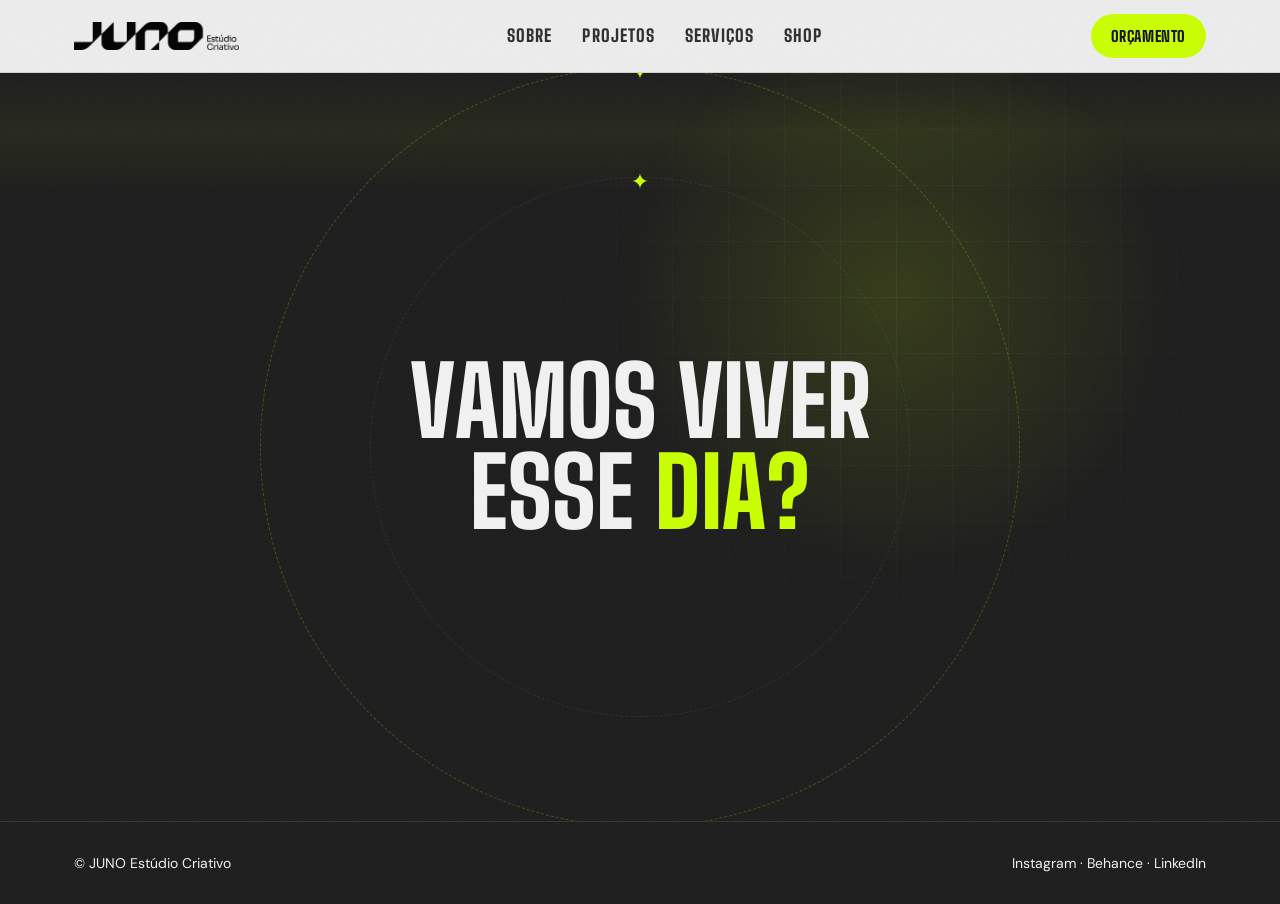
<file: em-breve.html>
<!doctype html>
<html lang="pt-BR">
<head>
<meta charset="utf-8">
<meta name="viewport" content="width=device-width, initial-scale=1">
<title>Em breve | JUNO Estúdio Criativo</title>
<link rel="icon" href="/favicon.ico" sizes="any">
<link rel="icon" type="image/png" sizes="32x32" href="/images/favicon-32.png">
<link rel="icon" type="image/png" sizes="192x192" href="/images/favicon-192.png">
<link rel="apple-touch-icon" href="/images/apple-touch-icon.png">
<meta name="description" content="Página em construção. Em breve na JUNO Estúdio Criativo.">
<link rel="canonical" href="https://usejuno.com.br/em-breve">
<link rel="preconnect" href="https://fonts.googleapis.com">
<link rel="preconnect" href="https://fonts.gstatic.com" crossorigin>
<link href="https://fonts.googleapis.com/css2?family=Big+Shoulders:wght@600;800;900&family=DM+Sans:wght@400;500;700&display=swap" rel="stylesheet">
<style>
:root{
  --bg:#EDEDED; --surface:#E3E3E3; --card:#D9D9D9; --card-2:#CFCFCF;
  --ink:#111111; --muted:#5C5C5C; --soft:#2E2E2E; --line:#D0D0D0; --stroke:#BDBDBD;
  --accent:#111111; --grid:rgba(0,0,0,.07); --spotbg:rgba(202,255,0,.28);
  --lime:#CAFF00; --on-lime:#111111; --radius:10px;
  --display:"Big Shoulders","Big Shoulders Display",sans-serif;
  --body:"Google Sans","DM Sans",system-ui,sans-serif;
}
/* Seções em preto chumbo */
.dark{
  --bg:#1C1C1C; --surface:#242424; --card:#2B2B2B; --card-2:#333333;
  --ink:#F2F2F2; --muted:#9A9A9A; --soft:#CFCFCF; --line:#333333; --stroke:#4A4A4A;
  --accent:#CAFF00; --grid:rgba(255,255,255,.05); --spotbg:rgba(202,255,0,.12);
  background:var(--bg);color:var(--ink)
}
*{box-sizing:border-box;margin:0;padding:0}
html{scroll-behavior:smooth}
body{background:var(--bg);color:var(--ink);font-family:var(--body);font-size:17px;line-height:1.6;-webkit-font-smoothing:antialiased;overflow-x:hidden}
a{color:inherit;text-decoration:none}
img{display:block;max-width:100%}
.wrap{max-width:1180px;margin:0 auto;padding:0 24px}
h1,h2,h3{font-family:var(--display);text-transform:uppercase;line-height:.92;letter-spacing:-.01em}
.btn{display:inline-flex;align-items:center;gap:10px;background:var(--lime);color:var(--on-lime);font-family:var(--display);font-weight:800;font-size:18px;letter-spacing:.04em;text-transform:uppercase;padding:16px 28px;border-radius:999px;transition:transform .2s,box-shadow .2s}
.btn:hover{transform:translateY(-2px);box-shadow:0 10px 30px -10px rgba(202,255,0,.7)}
.btn.ghost{background:transparent;color:var(--ink);border:1.5px solid var(--stroke)}
.btn.ghost:hover{border-color:var(--accent);color:var(--accent);box-shadow:none}
.tag{display:inline-flex;align-items:center;gap:8px;font-family:var(--display);font-weight:800;letter-spacing:.14em;font-size:15px;text-transform:uppercase;color:var(--accent)}
.tag::before{content:"✦";color:var(--lime);-webkit-text-stroke:1px var(--ink)}
.dark .tag::before{-webkit-text-stroke:0}
section{padding:110px 0}
.lead{font-size:clamp(18px,2vw,20px);color:var(--muted);max-width:620px}
.hl{background:var(--lime);color:var(--on-lime);padding:0 .14em}

/* Cabeçalho de seção (régua escura terminando em verde) */
.sec-head{display:flex;align-items:center;gap:28px;margin-bottom:56px}
.sec-head h2{font-size:clamp(40px,5.5vw,64px);font-weight:900;color:var(--accent);white-space:nowrap}
.sec-head .rule{flex:1;height:2px;background:linear-gradient(90deg,var(--line) 0 calc(100% - 40px),var(--lime) calc(100% - 40px))}

/* Revelação ao rolar */
.reveal{opacity:0;transform:translateY(28px);transition:opacity .8s ease,transform .8s ease}
.reveal.in{opacity:1;transform:none}
@media (prefers-reduced-motion:reduce){.reveal{opacity:1;transform:none;transition:none}}

/* NAV */
nav{position:sticky;top:0;z-index:30;background:rgba(237,237,237,.85);backdrop-filter:blur(12px);border-bottom:1px solid var(--line)}
nav .wrap{display:flex;align-items:center;justify-content:space-between;height:72px}
.logo{display:flex;align-items:center}
.logo img{height:28px;width:auto;display:block;filter:invert(1)}
.nav-links{display:flex;gap:30px;font-family:var(--display);font-weight:800;letter-spacing:.06em;color:var(--soft)}
.nav-links a:hover{text-decoration:underline;text-decoration-color:var(--lime);text-decoration-thickness:3px;text-underline-offset:6px}
nav .btn{padding:10px 20px;font-size:15px}

/* HERO */
.hero{padding:120px 0 90px}
.hero .tag{margin-bottom:28px}
.hero h1{font-size:clamp(58px,11vw,156px);font-weight:900}
.hero h1 .lime{background:var(--lime);padding:0 .1em;box-decoration-break:clone;-webkit-box-decoration-break:clone}
.hero h1 .out{-webkit-text-stroke:2px var(--ink);color:transparent}
.hero-grid{display:grid;grid-template-columns:1.2fr .8fr;gap:56px;align-items:end;margin-top:48px}
.hero p{font-size:clamp(18px,2vw,21px);max-width:540px;color:var(--soft)}
.hero-ctas{display:flex;flex-wrap:wrap;gap:14px;margin-top:34px}
.hero-card{background:#1C1C1C;color:#F2F2F2;border-radius:var(--radius);padding:30px}
.hero-card .big{font-family:var(--display);font-weight:900;font-size:68px;line-height:1;color:var(--lime)}
.hero-card ul{list-style:none;margin-top:16px;display:grid;gap:8px;font-size:15px;font-weight:500;color:#cfcfcf}
.hero-card li::before{content:"✦  ";color:var(--lime)}

/* MARQUEE */
.marquee{background:var(--lime);color:var(--on-lime);border-block:2px solid var(--ink);overflow:hidden;white-space:nowrap;padding:22px 0}
.marquee .track{display:inline-flex;gap:44px;animation:roll 30s linear infinite;font-family:var(--display);font-weight:900;font-size:clamp(28px,4vw,48px);text-transform:uppercase}
.marquee span{display:inline-flex;gap:44px}
.marquee i{font-style:normal;color:var(--on-lime)}
@keyframes roll{to{transform:translateX(-50%)}}
@media (prefers-reduced-motion:reduce){.marquee .track{animation:none}}

/* PROBLEMA */
.pain-grid{display:grid;grid-template-columns:repeat(3,minmax(0,1fr));gap:18px;margin-top:44px}
.pain{background:var(--surface);border:1px solid var(--line);border-radius:var(--radius);padding:30px}
.pain .x{font-family:var(--display);font-weight:900;font-size:36px;color:#ff5a4e;line-height:1}
.pain h3{font-size:28px;margin:16px 0 10px}
.pain p{color:var(--muted);font-size:16px}
.turn{margin-top:72px;font-family:var(--display);font-weight:900;text-transform:uppercase;font-size:clamp(36px,5.5vw,68px);line-height:.95}
.turn em{font-style:normal;color:var(--accent)}

/* O QUE É */
.what{display:grid;grid-template-columns:1fr 1fr;gap:64px;align-items:center}
.what blockquote{font-family:var(--display);font-weight:800;text-transform:uppercase;font-size:clamp(32px,4vw,50px);line-height:.98;border-left:4px solid var(--lime);padding-left:26px}
.what p{color:var(--soft)}
.what p+p{margin-top:16px}

/* GALERIA DE EVENTOS */
.gallery{display:grid;grid-template-columns:repeat(2,minmax(0,1fr));gap:28px}
.shot{position:relative;overflow:hidden;border-radius:var(--radius);background:var(--card);aspect-ratio:4/3;cursor:zoom-in}
.shot.tall{aspect-ratio:4/5}
.shot.full{grid-column:1/-1;aspect-ratio:21/9}
.shot img{width:100%;height:100%;object-fit:cover;transition:transform .9s cubic-bezier(.2,.7,.2,1),filter .6s}
.shot:hover img{transform:scale(1.05);filter:brightness(.55)}
.shot .ph{position:absolute;inset:0;display:grid;place-items:center;text-align:center;color:#5a5a5a;font-family:var(--display);font-weight:800;letter-spacing:.12em;font-size:18px;background:radial-gradient(120% 90% at 30% 20%,#2c2c2c,#1c1c1c)}
.shot .ph::before{content:"✦";display:block;color:#3a3a3a;font-size:40px;margin-bottom:6px}
.shot figcaption{position:absolute;left:0;right:0;bottom:0;padding:26px;display:flex;justify-content:space-between;align-items:flex-end;gap:16px;background:linear-gradient(transparent,rgba(0,0,0,.8));transform:translateY(16px);opacity:0;transition:.45s}
.shot:hover figcaption,.shot:focus-visible figcaption{transform:none;opacity:1}
.shot figcaption b{font-family:var(--display);font-weight:900;font-size:30px;text-transform:uppercase;line-height:1}
.shot figcaption span{display:block;font-size:14px;color:#cfcfcf;margin-top:6px}
.shot figcaption .go{flex:none;width:46px;height:46px;border-radius:50%;background:var(--lime);color:var(--on-lime);display:grid;place-items:center;font-weight:700}
.gallery-foot{display:flex;justify-content:space-between;align-items:center;gap:20px;flex-wrap:wrap;margin-top:44px;color:var(--muted)}

/* Lightbox */
.lb{position:fixed;inset:0;z-index:50;background:rgba(10,10,10,.94);display:none;align-items:center;justify-content:center;padding:24px}
.lb.open{display:flex}
.lb img{max-height:86vh;max-width:min(1200px,100%);border-radius:var(--radius)}
.lb button{position:absolute;background:none;border:0;color:#fff;font-size:34px;cursor:pointer;padding:12px;line-height:1}
.lb .close{top:16px;right:20px}
.lb .prev{left:12px;top:50%;transform:translateY(-50%)}
.lb .next{right:12px;top:50%;transform:translateY(-50%)}
.lb .cap{position:absolute;bottom:22px;left:0;right:0;text-align:center;font-family:var(--display);font-weight:800;letter-spacing:.08em;text-transform:uppercase;color:var(--lime)}

/* ENTREGAS */
.deliv{display:grid;grid-template-columns:repeat(3,minmax(0,1fr));gap:18px}
.d{background:var(--surface);border:1px solid var(--line);border-radius:var(--radius);padding:32px;transition:border-color .25s,transform .25s,background .25s}
.d:hover{border-color:var(--accent);transform:translateY(-4px);background:var(--card)}
.d .n{font-family:var(--display);font-weight:900;font-size:18px;color:var(--accent)}
.d h3{font-size:34px;margin:12px 0}
.d p{color:var(--muted);font-size:16px}
.d ul{list-style:none;margin-top:16px;display:grid;gap:6px;font-size:15px;color:var(--soft)}
.d li::before{content:"→  ";color:var(--accent);font-weight:700}
.d.wide{grid-column:1/-1;background:var(--lime);color:var(--on-lime);border:2px solid var(--ink);display:flex;justify-content:space-between;align-items:center;gap:24px;flex-wrap:wrap}
.d.wide:hover{transform:none}
.d.wide h3{margin:0;font-size:clamp(30px,4vw,46px)}
.d.wide .btn{background:var(--on-lime);color:var(--lime)}

/* PROCESSO */
.steps{display:grid;grid-template-columns:repeat(4,minmax(0,1fr));gap:0}
.step{padding:0 28px;border-left:1px solid var(--line)}
.step:first-child{padding-left:0;border-left:0}
.step .num{font-family:var(--display);font-weight:900;font-size:80px;line-height:.9;color:var(--accent)}
.step h3{font-size:30px;margin:14px 0 10px}
.step p{color:var(--muted);font-size:16px}
.time{margin-top:56px;display:inline-flex;flex-wrap:wrap;gap:14px;align-items:center;border:1px solid var(--line);border-radius:999px;padding:12px 24px;font-size:15px;color:var(--soft)}
.time b{font-family:var(--display);font-size:22px;color:var(--accent);letter-spacing:.03em}

/* PRA QUEM */
.chips{display:flex;flex-wrap:wrap;gap:12px}
.chip{font-family:var(--display);font-weight:800;font-size:clamp(20px,2.6vw,30px);text-transform:uppercase;border:1.5px solid var(--ink);border-radius:999px;padding:10px 24px;transition:.2s}
.chip:hover{background:var(--lime);color:var(--on-lime);border-color:var(--lime)}

/* POR QUE */
.why{display:grid;grid-template-columns:.95fr 1.05fr;gap:56px;align-items:start}
.why .big-line{font-family:var(--display);font-weight:900;text-transform:uppercase;font-size:clamp(34px,4vw,48px);line-height:.95}
.why .big-line em{font-style:normal;color:var(--accent)}
.why-list{display:grid;gap:14px}
.why-item{display:grid;grid-template-columns:52px 1fr;gap:18px;background:var(--surface);border:1px solid var(--line);border-radius:var(--radius);padding:24px}
.why-item .ic{width:52px;height:52px;border-radius:10px;background:var(--lime);color:var(--on-lime);display:grid;place-items:center;font-size:22px}
.why-item h3{font-size:26px;margin-bottom:6px}
.why-item p{color:var(--muted);font-size:16px}
.stats{display:grid;grid-template-columns:repeat(3,minmax(0,1fr));margin-top:90px}
.stats div{padding:0 32px;border-left:1px solid var(--line)}
.stats div:first-child{padding-left:0;border-left:0}
.stats strong{display:block;font-family:var(--body);font-weight:700;font-size:clamp(48px,6vw,80px);line-height:1;letter-spacing:-.03em;color:var(--accent)}
.stats small{display:block;margin-top:14px;font-size:15px;color:var(--accent);line-height:1.3}

/* FAQ */
.faq{display:grid;gap:12px;max-width:900px}
details{background:var(--surface);border:1px solid var(--line);border-radius:var(--radius);padding:22px 26px;transition:border-color .2s}
details[open]{border-color:var(--stroke)}
summary{cursor:pointer;list-style:none;font-family:var(--display);font-weight:800;font-size:24px;text-transform:uppercase;display:flex;justify-content:space-between;gap:16px}
summary::-webkit-details-marker{display:none}
summary::after{content:"+";color:var(--accent);font-size:30px;line-height:.8;transition:transform .25s}
details[open] summary::after{transform:rotate(45deg)}
details p{margin-top:12px;color:var(--muted)}

/* CTA FINAL */
.final{text-align:center;padding:150px 0}
.final h2{font-size:clamp(54px,9.5vw,136px);font-weight:900;margin-top:22px}
.final h2 span{color:var(--accent)}
.final p{max-width:560px;margin:26px auto 38px;color:var(--muted);font-size:19px}
.final .small{font-size:14px;color:#777;margin-top:22px}
footer{padding:30px 0;font-size:14px;color:#777;border-top:1px solid var(--line)}
footer .wrap{display:flex;justify-content:space-between;flex-wrap:wrap;gap:12px}
footer a:hover{color:var(--accent)}

/* ===== CAMADA TECNOLÓGICA / MAGNÉTICA ===== */
/* barra de progresso */
.progress{position:fixed;top:0;left:0;height:2px;width:100%;transform-origin:0 50%;transform:scaleX(0);background:var(--lime);z-index:60;box-shadow:0 0 12px var(--lime)}
/* granulado */
body::after{content:"";position:fixed;inset:-50%;z-index:70;pointer-events:none;opacity:.05;background-image:url("data:image/svg+xml,%3Csvg xmlns='http://www.w3.org/2000/svg' width='160' height='160'%3E%3Cfilter id='n'%3E%3CfeTurbulence type='fractalNoise' baseFrequency='.9' numOctaves='2' stitchTiles='stitch'/%3E%3C/filter%3E%3Crect width='100%25' height='100%25' filter='url(%23n)'/%3E%3C/svg%3E");animation:grain 1s steps(4) infinite}
@keyframes grain{25%{transform:translate(-3%,2%)}50%{transform:translate(2%,-3%)}75%{transform:translate(-2%,-1%)}}
/* cursor */
/* fundo do hero: grade que acende perto do mouse */
.hero{position:relative;overflow:hidden}
.hero>.wrap{position:relative;z-index:1}
.hero-bg{position:absolute;inset:0;pointer-events:none;--mx:70%;--my:30%}
.hero-bg::before{content:"";position:absolute;inset:0;background-image:linear-gradient(var(--grid) 1px,transparent 1px),linear-gradient(90deg,var(--grid) 1px,transparent 1px);background-size:56px 56px;-webkit-mask:radial-gradient(520px circle at var(--mx) var(--my),#000,transparent 75%);mask:radial-gradient(520px circle at var(--mx) var(--my),#000,transparent 75%)}
.hero-bg::after{content:"";position:absolute;width:640px;height:640px;left:var(--mx);top:var(--my);transform:translate(-50%,-50%);background:radial-gradient(circle,rgba(202,255,0,.45),transparent 62%);filter:blur(10px)}
.hero-bg .scan{position:absolute;left:0;right:0;height:120px;background:linear-gradient(transparent,rgba(202,255,0,.05),transparent);animation:scan 6s linear infinite}
@keyframes scan{from{top:-120px}to{top:100%}}
/* letras do título */
.ch{display:inline-block;opacity:0;transform:translateY(.5em) rotateX(-80deg);filter:blur(6px);transition:opacity .7s,transform .8s cubic-bezier(.2,.8,.2,1),filter .7s}
.ready .ch{opacity:1;transform:none;filter:none}
.w{display:inline-block;white-space:nowrap}
/* status digital */
.sys{display:flex;gap:18px;flex-wrap:wrap;margin-top:22px;font-family:ui-monospace,Menlo,monospace;font-size:12px;letter-spacing:.08em;color:var(--muted);text-transform:uppercase}
.sys b{color:var(--accent);font-weight:700}
.sys .dot{display:inline-block;width:7px;height:7px;border-radius:50%;background:var(--lime);margin-right:8px;box-shadow:0 0 0 1px var(--ink),0 0 10px var(--lime);animation:blink 1.4s infinite}
@keyframes blink{50%{opacity:.25}}
/* luz que segue o mouse nos cards */
.spot{position:relative;isolation:isolate}
.spot::before{content:"";position:absolute;inset:0;border-radius:inherit;pointer-events:none;z-index:-1;opacity:0;transition:opacity .3s;background:radial-gradient(360px circle at var(--x,50%) var(--y,50%),var(--spotbg),transparent 60%)}
.spot::after{content:"";position:absolute;inset:-1px;border-radius:inherit;pointer-events:none;padding:1px;opacity:0;transition:opacity .3s;background:radial-gradient(240px circle at var(--x,50%) var(--y,50%),var(--accent),transparent 70%);-webkit-mask:linear-gradient(#000 0 0) content-box,linear-gradient(#000 0 0);-webkit-mask-composite:xor;mask-composite:exclude}
.spot:hover::before,.spot:hover::after{opacity:1}
.d.wide.spot::before,.d.wide.spot::after{display:none}
/* magnético e tilt */
.mag{transition:transform .35s cubic-bezier(.2,.8,.2,1),opacity .8s,box-shadow .2s}
.mag>*{pointer-events:none}
.tilt{transition:transform .5s cubic-bezier(.2,.8,.2,1),opacity .8s;transform-style:preserve-3d;will-change:transform}
/* títulos de seção: brilho percorrendo a régua */
.sec-head .rule{position:relative;overflow:hidden}
.sec-head.in .rule::after{content:"";position:absolute;top:0;bottom:0;width:120px;background:linear-gradient(90deg,transparent,var(--lime),transparent);animation:sweep 1.6s ease forwards}
@keyframes sweep{from{left:-120px}to{left:100%}}
.marquee .track{will-change:transform}

/* ===== FOTOS ===== */
/* Slides do topo */
.hero{min-height:calc(100vh - 72px);min-height:calc(100svh - 72px);display:flex;flex-direction:column;justify-content:center;padding:110px 0 150px}
.hero h1 .lime{color:#111}
.slides{position:absolute;inset:-20px;z-index:0;transition:transform .8s cubic-bezier(.2,.8,.2,1)}
.slide{position:absolute;inset:0;overflow:hidden;clip-path:inset(0 0 0 100%);z-index:0}
.slide.on{clip-path:inset(0 0 0 0);z-index:2;transition:clip-path 1.5s cubic-bezier(.77,0,.18,1)}
.slide.off{clip-path:inset(0 0 0 0);z-index:1}
.slide:first-child.on{transition:none}
.slide img{width:100%;height:100%;object-fit:cover;transform:scale(1.12);filter:saturate(1.05) contrast(1.05)}
.slide.on img,.slide.off img{animation:kb 9s linear forwards}
.slide:nth-child(even).on img,.slide:nth-child(even).off img{animation-name:kb2}
@keyframes kb{from{transform:scale(1.2) translateX(-2%)}to{transform:scale(1.04) translateX(1%)}}
@keyframes kb2{from{transform:scale(1.04) translateX(1.5%)}to{transform:scale(1.2) translateX(-1.5%)}}
.wipe{position:absolute;top:0;bottom:0;left:100%;width:3px;z-index:3;background:var(--lime);box-shadow:0 0 24px 6px rgba(202,255,0,.55);opacity:0}
.wipe.go{animation:wipe 1.5s cubic-bezier(.77,0,.18,1)}
@keyframes wipe{0%{left:100%;opacity:1}90%{opacity:1}100%{left:0;opacity:0}}
.hero-shade{position:absolute;inset:0;z-index:0;background:linear-gradient(90deg,rgba(20,20,20,.95) 0%,rgba(20,20,20,.85) 42%,rgba(20,20,20,.45) 78%,rgba(20,20,20,.3)),linear-gradient(180deg,rgba(20,20,20,.55),transparent 30%,transparent 65%,rgba(20,20,20,.9))}
.hero-bg{z-index:0}
.hero-bg::after{background:radial-gradient(circle,rgba(202,255,0,.14),transparent 62%)}
.hero .hero-card{background:rgba(20,20,20,.7);backdrop-filter:blur(12px);-webkit-backdrop-filter:blur(12px);border:1px solid rgba(255,255,255,.08)}
.slide-ui{position:absolute;left:0;right:0;bottom:30px;z-index:2}
.slide-ui .wrap{display:flex;align-items:center;gap:28px}
.slide-cap{display:flex;align-items:center;gap:14px;min-width:0;flex:1}
.slide-cap b{display:block;font-family:var(--display);font-weight:800;font-size:20px;letter-spacing:.06em;text-transform:uppercase;white-space:nowrap;overflow:hidden;text-overflow:ellipsis}
.slide-cap span{display:block;font-size:13px;color:#bdbdbd}
.slide-cap .rec{flex:none;width:9px;height:9px;border-radius:50%;background:#ff3b30;box-shadow:0 0 10px #ff3b30;animation:blink 1.4s infinite}
.slide-cap div{transition:opacity .4s,transform .4s}
.slide-cap.swap div{opacity:0;transform:translateY(8px)}
.slide-dots{display:flex;gap:8px}
.slide-dots button{width:54px;height:3px;border:0;padding:0;background:rgba(255,255,255,.22);cursor:pointer;position:relative;overflow:hidden;border-radius:2px}
.slide-dots button i{position:absolute;inset:0;background:var(--lime);transform:scaleX(0);transform-origin:0 50%}
.slide-dots button.on i{animation:fill var(--dur,6s) linear forwards}
.slide-dots button.done i{transform:scaleX(1)}
@keyframes fill{to{transform:scaleX(1)}}
.slide-count{font-family:ui-monospace,Menlo,monospace;font-size:13px;color:#9a9a9a}
.slide-count b{color:var(--lime);font-weight:400}

/* Imagens nos entregáveis */
.d-img{margin:-32px -32px 24px;aspect-ratio:16/10;overflow:hidden;border-radius:var(--radius) var(--radius) 0 0;background:var(--card)}
.d-img img{width:100%;height:100%;object-fit:cover;transition:transform .9s cubic-bezier(.2,.7,.2,1),filter .5s;filter:grayscale(.35)}
.d:hover .d-img img{transform:scale(1.07);filter:none}

/* Vitrine de mockups */
.showcase{padding-top:0;overflow:hidden}
.mk-rail{margin-top:48px;overflow:hidden;-webkit-mask:linear-gradient(90deg,transparent,#000 8%,#000 92%,transparent);mask:linear-gradient(90deg,transparent,#000 8%,#000 92%,transparent)}
.mk-track{display:flex;gap:20px;width:max-content;animation:roll 48s linear infinite}
.mk-rail:hover .mk-track{animation-play-state:paused}
.mk{position:relative;flex:none;width:clamp(260px,30vw,400px);aspect-ratio:4/3;border-radius:var(--radius);overflow:hidden;background:var(--card);transition:transform .5s cubic-bezier(.2,.8,.2,1)}
.mk:hover{transform:translateY(-8px) rotate(-1deg)}
.mk img{width:100%;height:100%;object-fit:cover;transition:transform .9s cubic-bezier(.2,.7,.2,1)}
.mk:hover img{transform:scale(1.06)}
.mk figcaption{position:absolute;left:14px;bottom:14px;background:var(--lime);color:var(--on-lime);font-family:var(--display);font-weight:800;text-transform:uppercase;letter-spacing:.06em;font-size:15px;padding:6px 12px;border-radius:999px}

/* Foto do Por que */
.why-photo{position:relative;margin-top:36px;border-radius:var(--radius);overflow:hidden;aspect-ratio:4/3}
.why-photo img{width:100%;height:100%;object-fit:cover;object-position:40% 40%}
.why-photo figcaption{position:absolute;left:0;right:0;bottom:0;padding:16px 20px;font-size:13px;color:#ddd;background:linear-gradient(transparent,rgba(0,0,0,.75))}

/* Fundo do CTA final */
.final{position:relative;overflow:hidden}
.final>.wrap{position:relative;z-index:1}
.final-bg{position:absolute;inset:-12% 0;z-index:0}
.final-bg img{width:100%;height:100%;object-fit:cover;opacity:.32;filter:grayscale(.2)}
.final-bg::after{content:"";position:absolute;inset:0;background:radial-gradient(70% 70% at 50% 50%,rgba(28,28,28,.55),rgba(28,28,28,.95))}

@media (prefers-reduced-motion:reduce){
  .slide.on img,.slide.off img,.mk-track{animation:none}
  .slide.on{transition:none}
}
@media (max-width:700px){
  .hero{padding:80px 0 150px}
  .hero-shade{background:linear-gradient(180deg,rgba(20,20,20,.75),rgba(20,20,20,.82) 50%,rgba(20,20,20,.95))}
  .slide-ui .wrap{flex-wrap:wrap;gap:14px}
  .slide-count{display:none}
  .slide-dots button{width:36px}
}

@media (prefers-reduced-motion:reduce){
  body::after,.hero-bg .scan,.sys .dot{animation:none}
  .ch{opacity:1;transform:none;filter:none;transition:none}
}

@media (max-width:900px){
  .nav-links{display:none}
  .hero-grid,.what,.why{grid-template-columns:1fr}
  .pain-grid,.deliv{grid-template-columns:minmax(0,1fr)}
  .steps{grid-template-columns:repeat(2,minmax(0,1fr));row-gap:40px}
  .step:nth-child(3){padding-left:0;border-left:0}
  section{padding:80px 0}
}
@media (max-width:600px){
  .wrap{padding:0 16px}
  .gallery{grid-template-columns:minmax(0,1fr);gap:16px}
  .shot.full{aspect-ratio:4/3}
  .shot figcaption{opacity:1;transform:none;padding:18px}
  .shot figcaption b{font-size:24px}
  .steps{grid-template-columns:minmax(0,1fr)}
  .step{padding:0;border-left:0}
  .stats{grid-template-columns:minmax(0,1fr);gap:28px}
  .stats div{padding:0;border-left:0}
  .sec-head{gap:16px}
  .sec-head h2{white-space:normal}
  .hero h1 .out{-webkit-text-stroke:1.5px var(--ink)}
}

/* ===== EM BREVE ===== */
html,body{height:100%}
body{display:flex;flex-direction:column;min-height:100vh}
.soon{flex:1;min-height:calc(100vh - 72px - 80px);display:flex;align-items:center;justify-content:center;text-align:center;padding:80px 0}
.soon h1{font-size:clamp(44px,7.5vw,112px);line-height:.95;font-weight:800;letter-spacing:0}
.soon h1 .accent{color:var(--lime)}
.soon .ring{position:absolute;left:50%;top:50%;width:min(80vw,760px);aspect-ratio:1;transform:translate(-50%,-50%);border-radius:50%;border:1px dashed rgba(202,255,0,.25);animation:spin 40s linear infinite;pointer-events:none}
.soon .ring::after{content:"✦";position:absolute;top:-14px;left:50%;transform:translateX(-50%);color:var(--lime);font-size:22px}
.soon .ring.r2{width:min(60vw,540px);border-color:rgba(255,255,255,.08);animation-duration:26s;animation-direction:reverse}
@keyframes spin{to{transform:translate(-50%,-50%) rotate(360deg)}}
@media (prefers-reduced-motion:reduce){.soon .ring{animation:none}}
</style>
</head>
<body>

<div class="progress" aria-hidden="true"></div>

<nav>
  <div class="wrap">
    <a href="https://usejuno.com.br/" class="logo"><img src="images/logo.png" alt="JUNO Estúdio Criativo"></a>
    <div class="nav-links">
      <a href="https://usejuno.com.br/#sobre">SOBRE</a>
      <a href="https://usejuno.com.br/projetos">PROJETOS</a>
      <a href="https://usejuno.com.br/#servicos">SERVIÇOS</a>
      <a href="https://usejuno.com.br/em-breve">SHOP</a>
    </div>
    <a class="btn" href="https://wa.me/5589981453993?text=Oi%2C%20J%C3%BAnior!%20Quero%20um%20or%C3%A7amento." target="_blank" rel="noopener">ORÇAMENTO</a>
  </div>
</nav>

<main class="hero dark soon">
  <div class="hero-bg" aria-hidden="true"><div class="scan"></div></div>
  <div class="ring" aria-hidden="true"></div><div class="ring r2" aria-hidden="true"></div>
  <div class="wrap">
    <h1>Vamos viver<br>esse <span class="accent">dia?</span></h1>
  </div>
</main>

<footer class="dark">
  <div class="wrap">
    <span>© JUNO Estúdio Criativo</span>
    <span><a href="https://www.instagram.com/junojpeg" target="_blank" rel="noopener">Instagram</a> · <a href="https://www.behance.net/jniorferrera" target="_blank" rel="noopener">Behance</a> · <a href="https://www.linkedin.com/company/studio-junoco/" target="_blank" rel="noopener">LinkedIn</a></span>
  </div>
</footer>

<script>
var RM=window.matchMedia('(prefers-reduced-motion: reduce)').matches;
var FINE=window.matchMedia('(pointer: fine)').matches;

// Título do hero letra por letra
(function(){
  var h=document.querySelector('.hero h1');var n=0;
  (function split(el){
    [].slice.call(el.childNodes).forEach(function(node){
      if(node.nodeType===3){
        var frag=document.createDocumentFragment();
        node.textContent.split(/(\s+)/).forEach(function(part){
          if(!part)return;
          if(/^\s+$/.test(part)){frag.appendChild(document.createTextNode(' '));return;}
          var w=document.createElement('span');w.className='w';
          part.split('').forEach(function(c){var s=document.createElement('span');s.className='ch';s.textContent=c;s.style.transitionDelay=(n++*28)+'ms';w.appendChild(s);});
          frag.appendChild(w);
        });
        node.replaceWith(frag);
      }else if(node.nodeType===1&&node.tagName!=='BR'){split(node);}
    });
  })(h);
  requestAnimationFrame(function(){setTimeout(function(){h.classList.add('ready')},120)});
})();

// Efeito de decodificação nos títulos
var GLYPHS='ABCDEFGHIJKLMNOPQRSTUVWXYZ0123456789#%&*+<>/\\';
function scramble(el){
  if(RM||el.dataset.done)return;el.dataset.done=1;
  var final=el.textContent,len=final.length,frame=0,total=Math.min(36,len*2+10);
  (function tick(){
    var out='';
    for(var i=0;i<len;i++){
      var c=final[i];
      if(c===' '||frame>=total*(i/len)+8){out+=c;}else{out+=GLYPHS[Math.floor(Math.random()*GLYPHS.length)];}
    }
    el.textContent=out;
    if(++frame<=total+8)requestAnimationFrame(tick);else el.textContent=final;
  })();
}

// Contadores
function countUp(el){
  if(el.dataset.done)return;el.dataset.done=1;
  var m=el.textContent.match(/(\D*)(\d+)(\D*)/);if(!m)return;
  var target=+m[2],t0=performance.now(),dur=1600;
  if(RM)return;
  (function step(t){var p=Math.min(1,(t-t0)/dur),e=1-Math.pow(1-p,4);el.textContent=m[1]+Math.round(target*e)+m[3];if(p<1)requestAnimationFrame(step);})(t0);
}

// Revelação ao rolar
(function(){
  var els=document.querySelectorAll('.reveal');
  function fire(t){
    t.classList.add('in');
    if(t.classList.contains('sec-head'))scramble(t.querySelector('h2'));
    t.querySelectorAll('.stats strong').forEach(countUp);
    if(t.matches('.stats'))t.querySelectorAll('strong').forEach(countUp);
  }
  if(!('IntersectionObserver' in window)){els.forEach(fire);return;}
  var io=new IntersectionObserver(function(entries){
    entries.forEach(function(en,k){if(en.isIntersecting){var t=en.target;setTimeout(function(){fire(t)},k*90);io.unobserve(t);}});
  },{threshold:.12,rootMargin:'0px 0px -40px 0px'});
  els.forEach(function(e){io.observe(e)});
})();

// Barra de progresso + marquee reagindo à velocidade da rolagem
(function(){
  var bar=document.querySelector('.progress'),track=document.querySelector('.marquee .track');
  var last=scrollY,vel=0,x=0;
  function loop(){
    var max=document.documentElement.scrollHeight-innerHeight;
    bar.style.transform='scaleX('+(max>0?scrollY/max:0)+')';
    var d=scrollY-last;last=scrollY;vel+=(d-vel)*.12;
    if(!RM&&track){
      track.style.animation='none';
      x-=(.6+Math.min(Math.abs(vel)*.35,14));
      var half=track.scrollWidth/2;if(-x>=half)x+=half;
      track.style.transform='translateX('+x+'px) skewX('+Math.max(-12,Math.min(12,-vel*.4))+'deg)';
    }
    requestAnimationFrame(loop);
  }
  loop();
})();


// Parallax leve no fundo do CTA final
(function(){
  var bg=document.querySelector('.final-bg'),sec=document.querySelector('.final');if(!bg||RM)return;
  function f(){var r=sec.getBoundingClientRect();if(r.bottom>0&&r.top<innerHeight){var p=(r.top+r.height/2-innerHeight/2)/innerHeight;bg.style.transform='translateY('+(p*-60)+'px)';}requestAnimationFrame(f);}f();
})();

// Interações de mouse (só desktop)
if(FINE&&!RM){
  // grade do hero
  var hero=document.querySelector('.hero'),bg=document.querySelector('.hero-bg');
  var sl=document.querySelector('.covers');
  hero.addEventListener('mousemove',function(e){var r=hero.getBoundingClientRect();bg.style.setProperty('--mx',(e.clientX-r.left)+'px');bg.style.setProperty('--my',(e.clientY-r.top)+'px');var px=(e.clientX-r.left)/r.width-.5,py=(e.clientY-r.top)/r.height-.5;if(sl)sl.style.transform='rotateY('+(px*14)+'deg) rotateX('+(-py*10)+'deg)';});

  // botões e chips magnéticos
  document.querySelectorAll('.btn,.chip,.nav-links a,.go').forEach(function(el){
    el.classList.add('mag');var s=el.classList.contains('chip')?.25:.38;
    el.addEventListener('mousemove',function(e){var r=el.getBoundingClientRect();var x=e.clientX-r.left-r.width/2,y=e.clientY-r.top-r.height/2;el.style.transform='translate('+x*s+'px,'+y*s+'px)';});
    el.addEventListener('mouseleave',function(){el.style.transform='';});
  });

  // luz seguindo o mouse
  document.querySelectorAll('.prod,details,.buy-box').forEach(function(el){
    el.classList.add('spot');
    el.addEventListener('mousemove',function(e){var r=el.getBoundingClientRect();el.style.setProperty('--x',(e.clientX-r.left)+'px');el.style.setProperty('--y',(e.clientY-r.top)+'px');});
  });

  // inclinação 3D nas fotos e no card do hero
  document.querySelectorAll('.prod-cover.tilt-me').forEach(function(el){
    el.classList.add('tilt');
    el.addEventListener('mousemove',function(e){var r=el.getBoundingClientRect();var px=(e.clientX-r.left)/r.width-.5,py=(e.clientY-r.top)/r.height-.5;el.style.transform='perspective(900px) rotateY('+px*7+'deg) rotateX('+(-py*7)+'deg)';});
    el.addEventListener('mouseleave',function(){el.style.transform='';});
  });
}


// Filtro de produtos
(function(){
  var btns=document.querySelectorAll('.filters button'),cards=document.querySelectorAll('.prod');
  btns.forEach(function(b){b.addEventListener('click',function(){
    btns.forEach(function(x){x.classList.remove('on')});b.classList.add('on');
    var f=b.dataset.f;
    cards.forEach(function(c,i){
      var show=f==='all'||c.dataset.cat.split(' ').indexOf(f)>-1;
      c.classList.toggle('hide',!show);
      if(show){c.classList.remove('pop');void c.offsetWidth;c.style.animationDelay=(i*70)+'ms';c.classList.add('pop');}
    });
  });});
})();
</script>
</body>
</html>
</file>
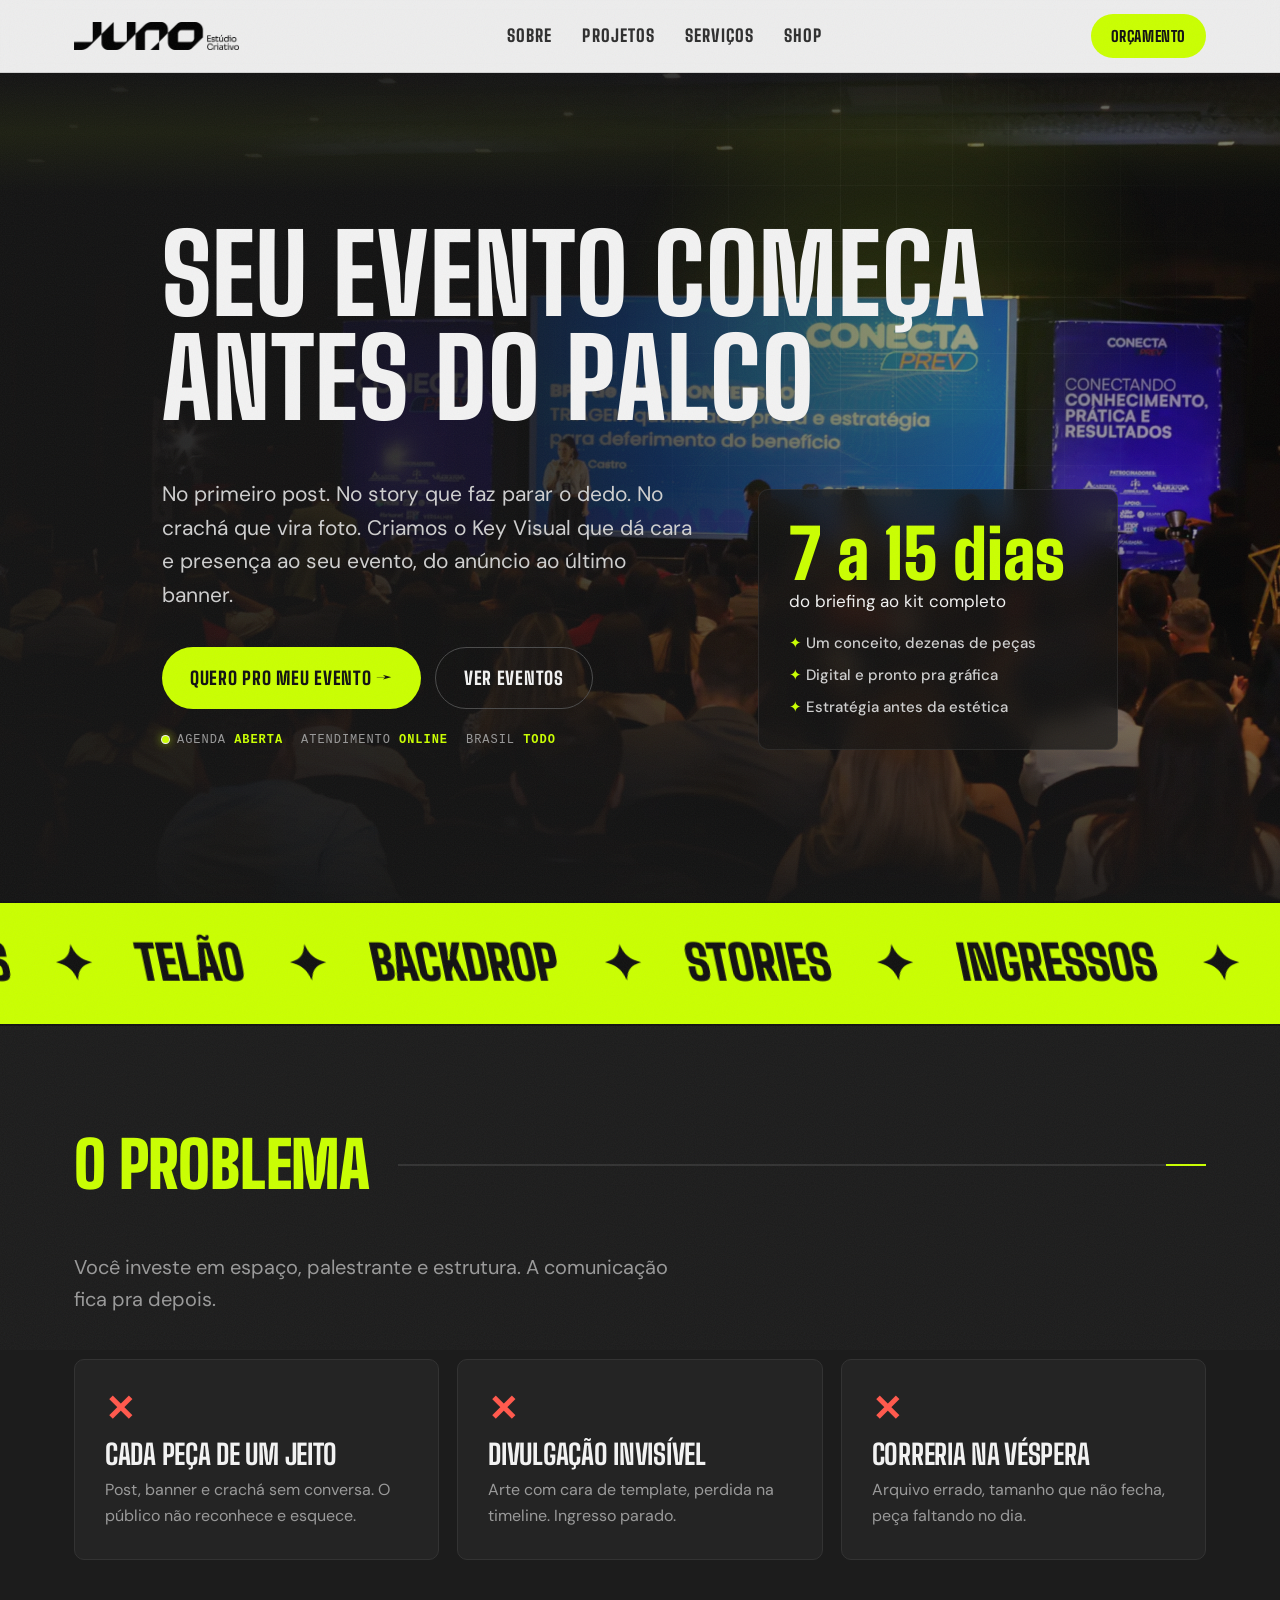
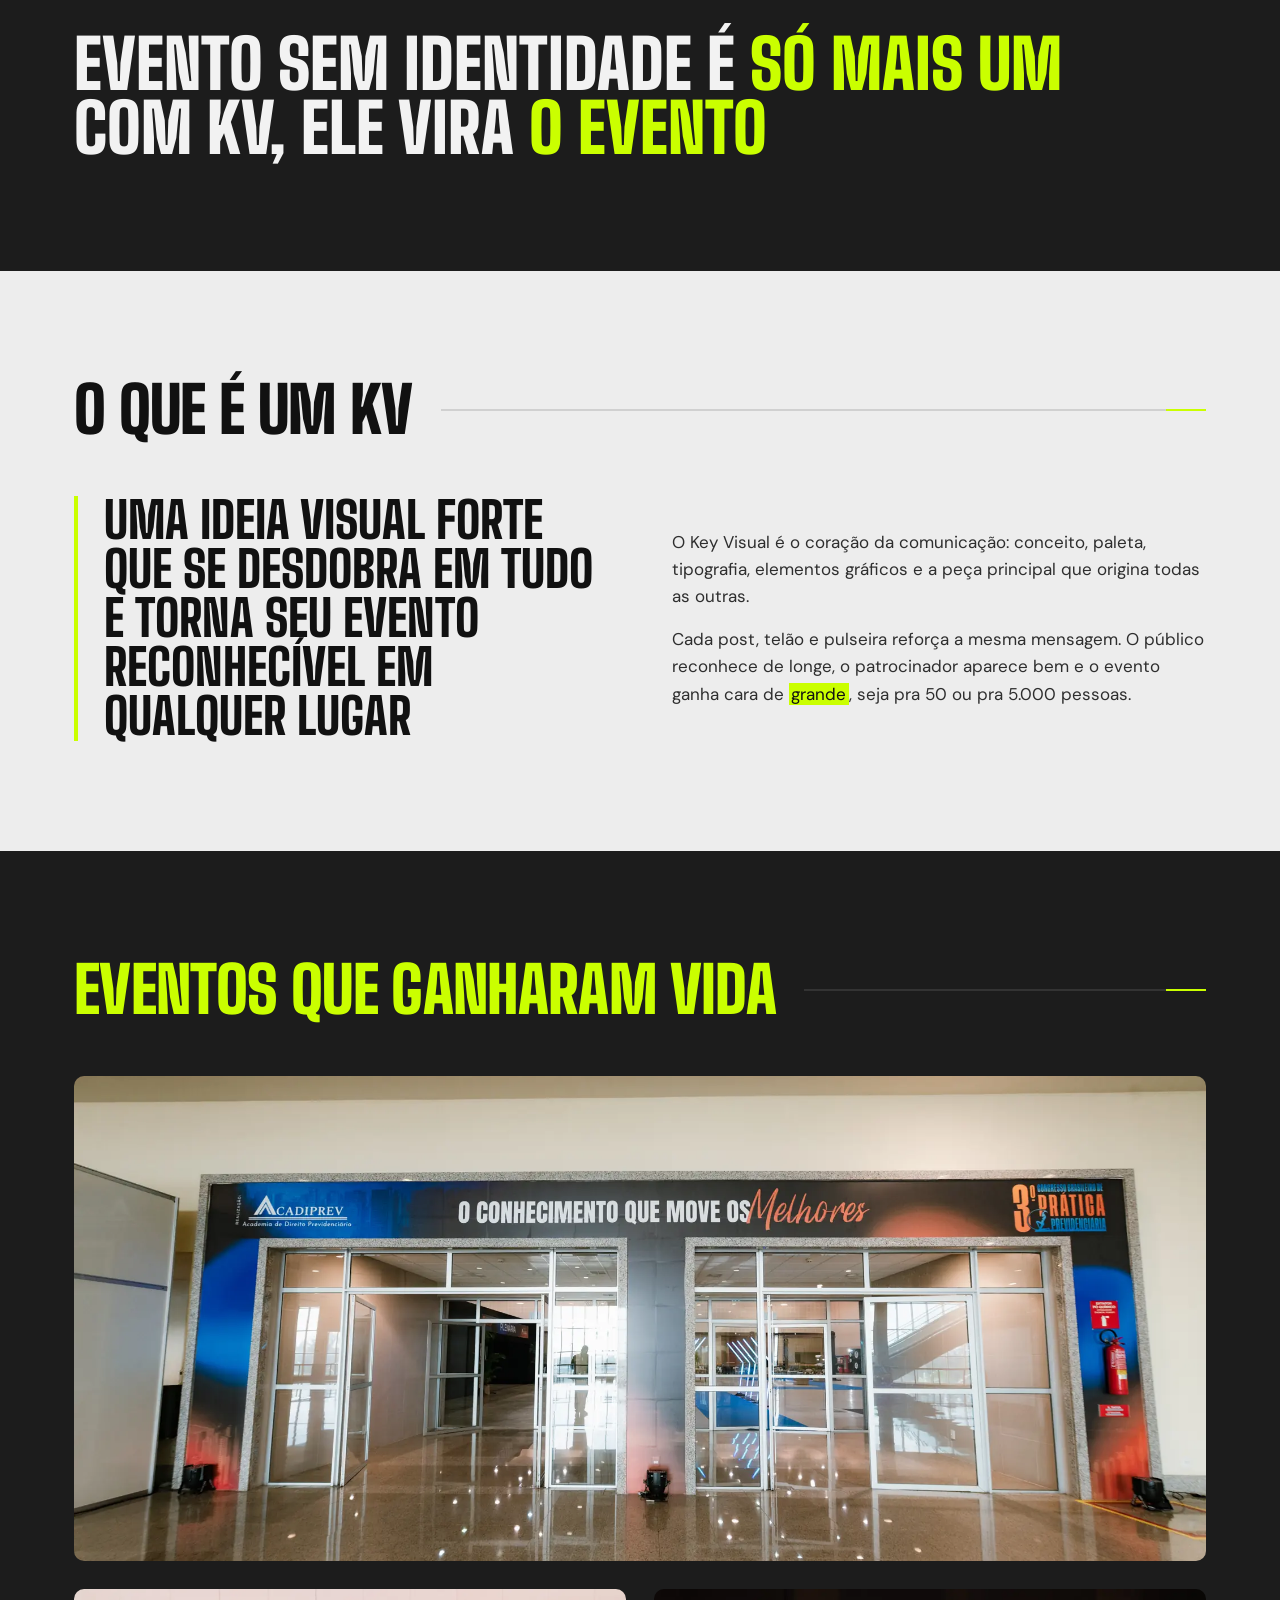
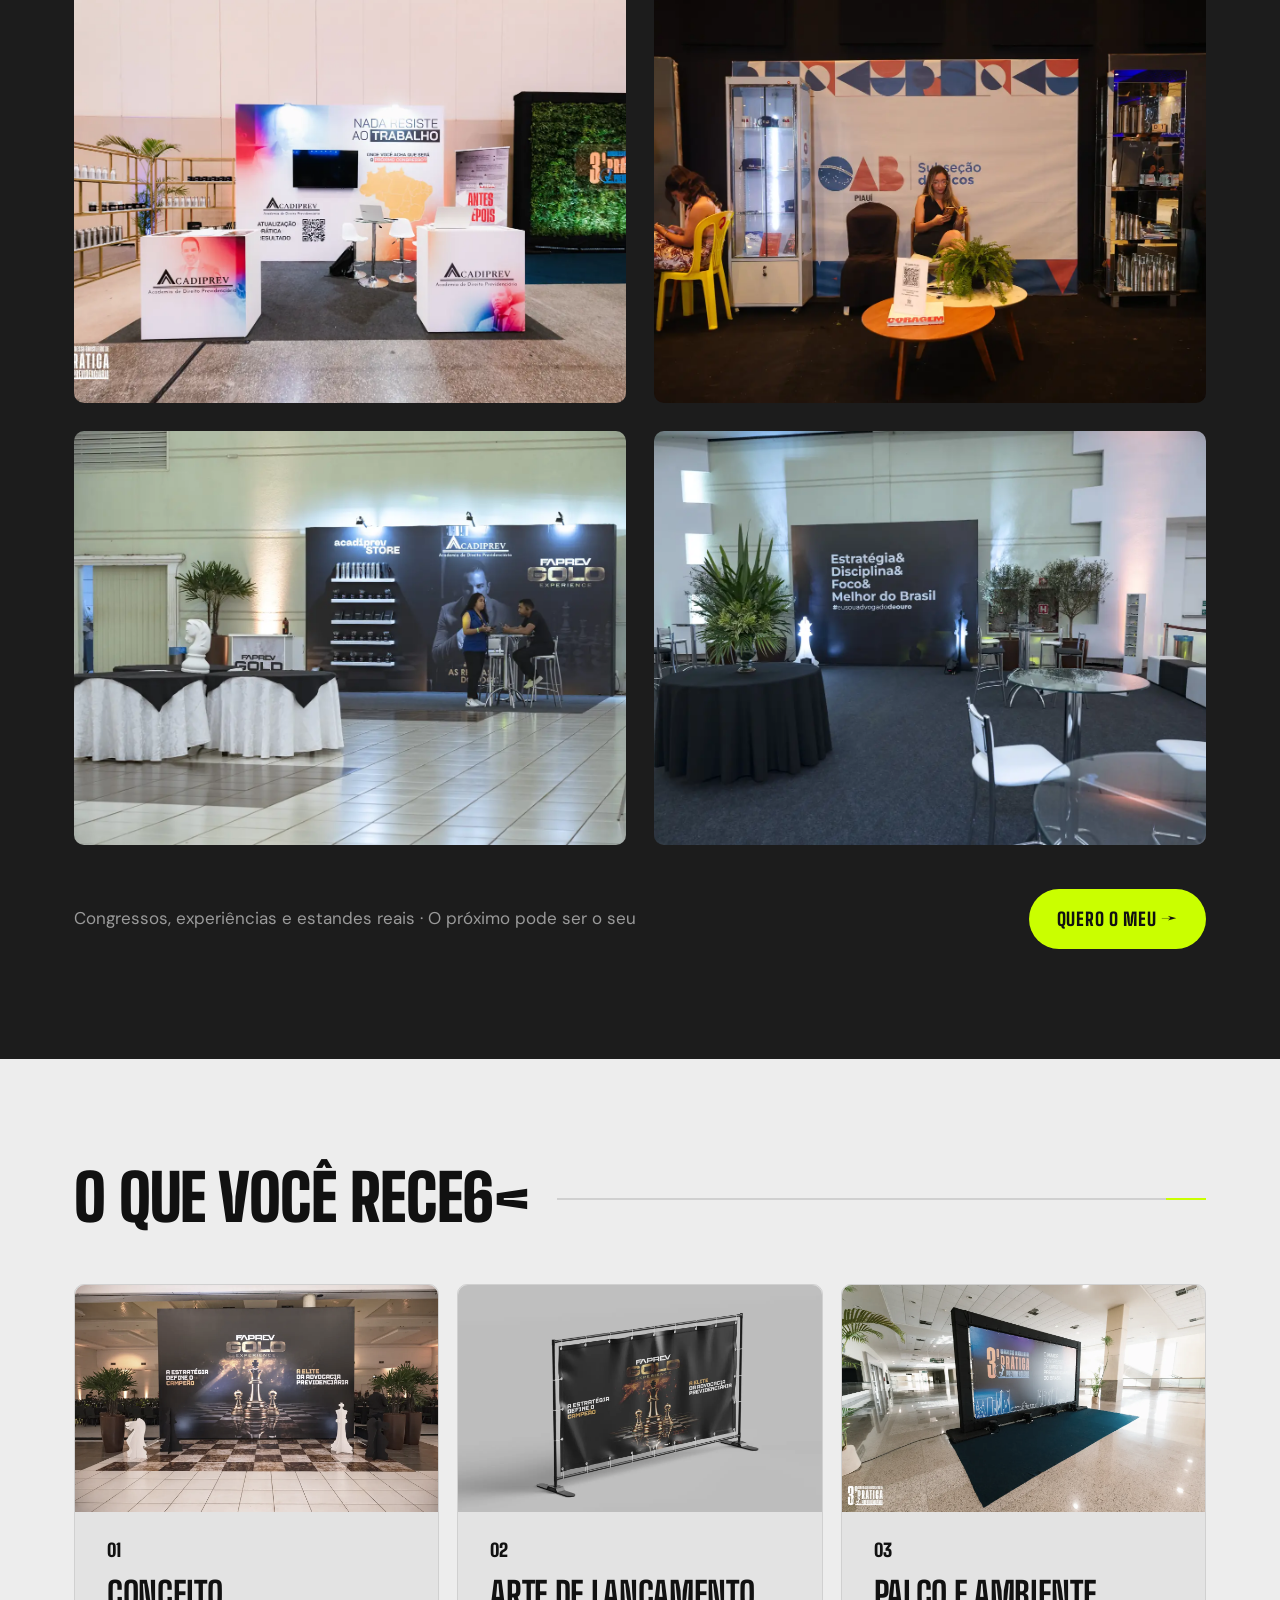
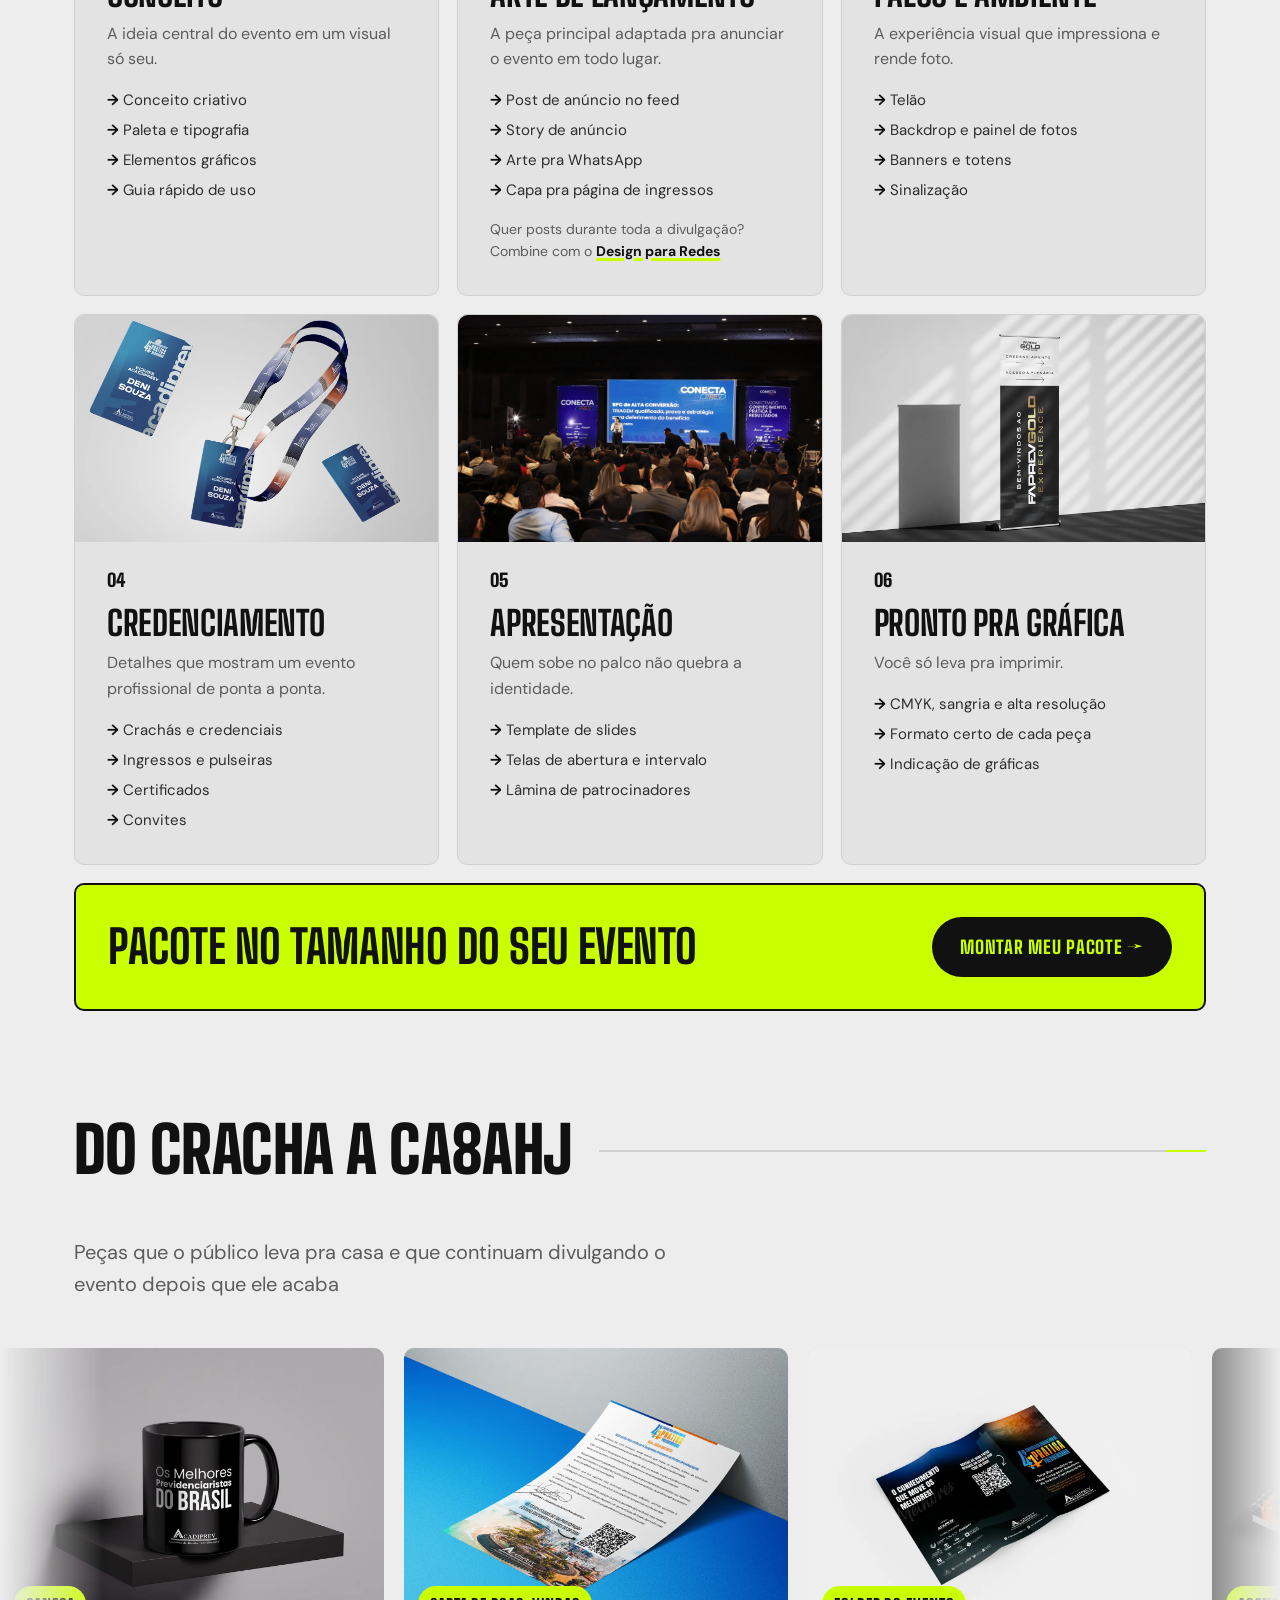
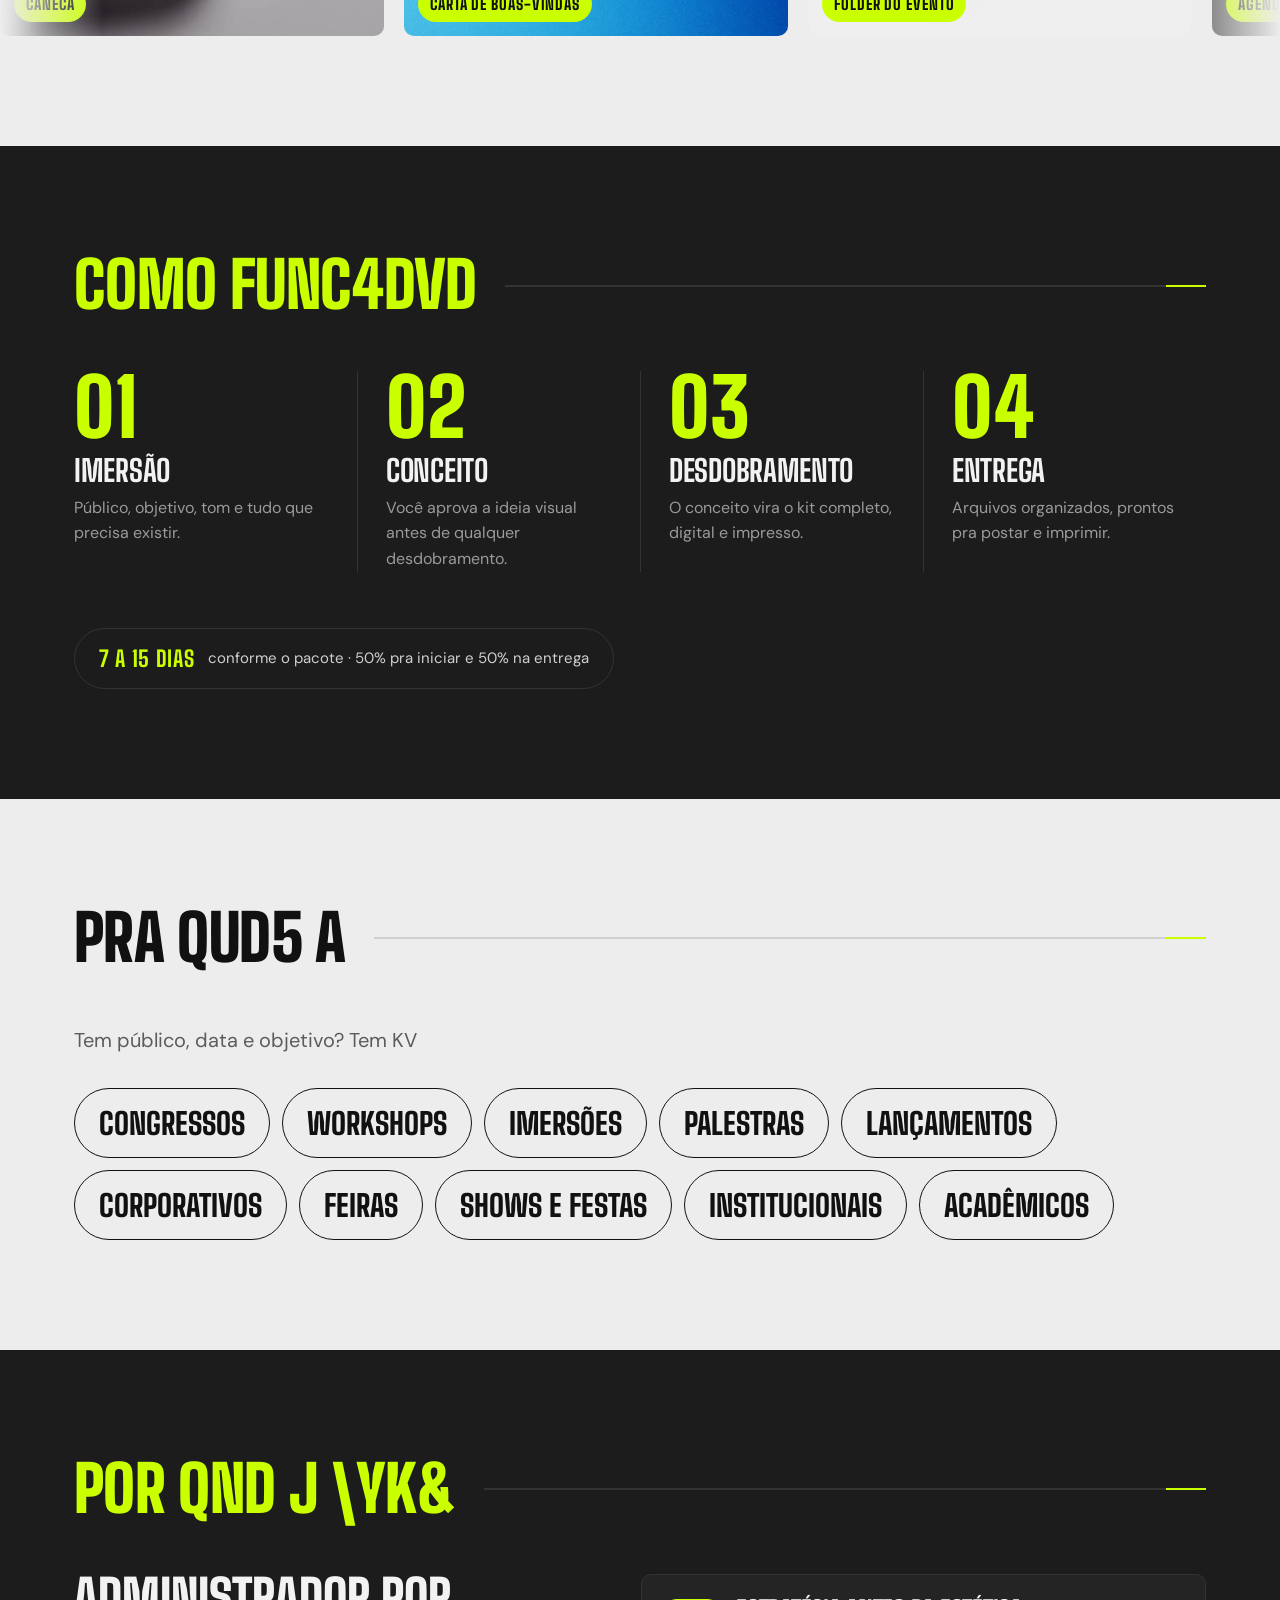
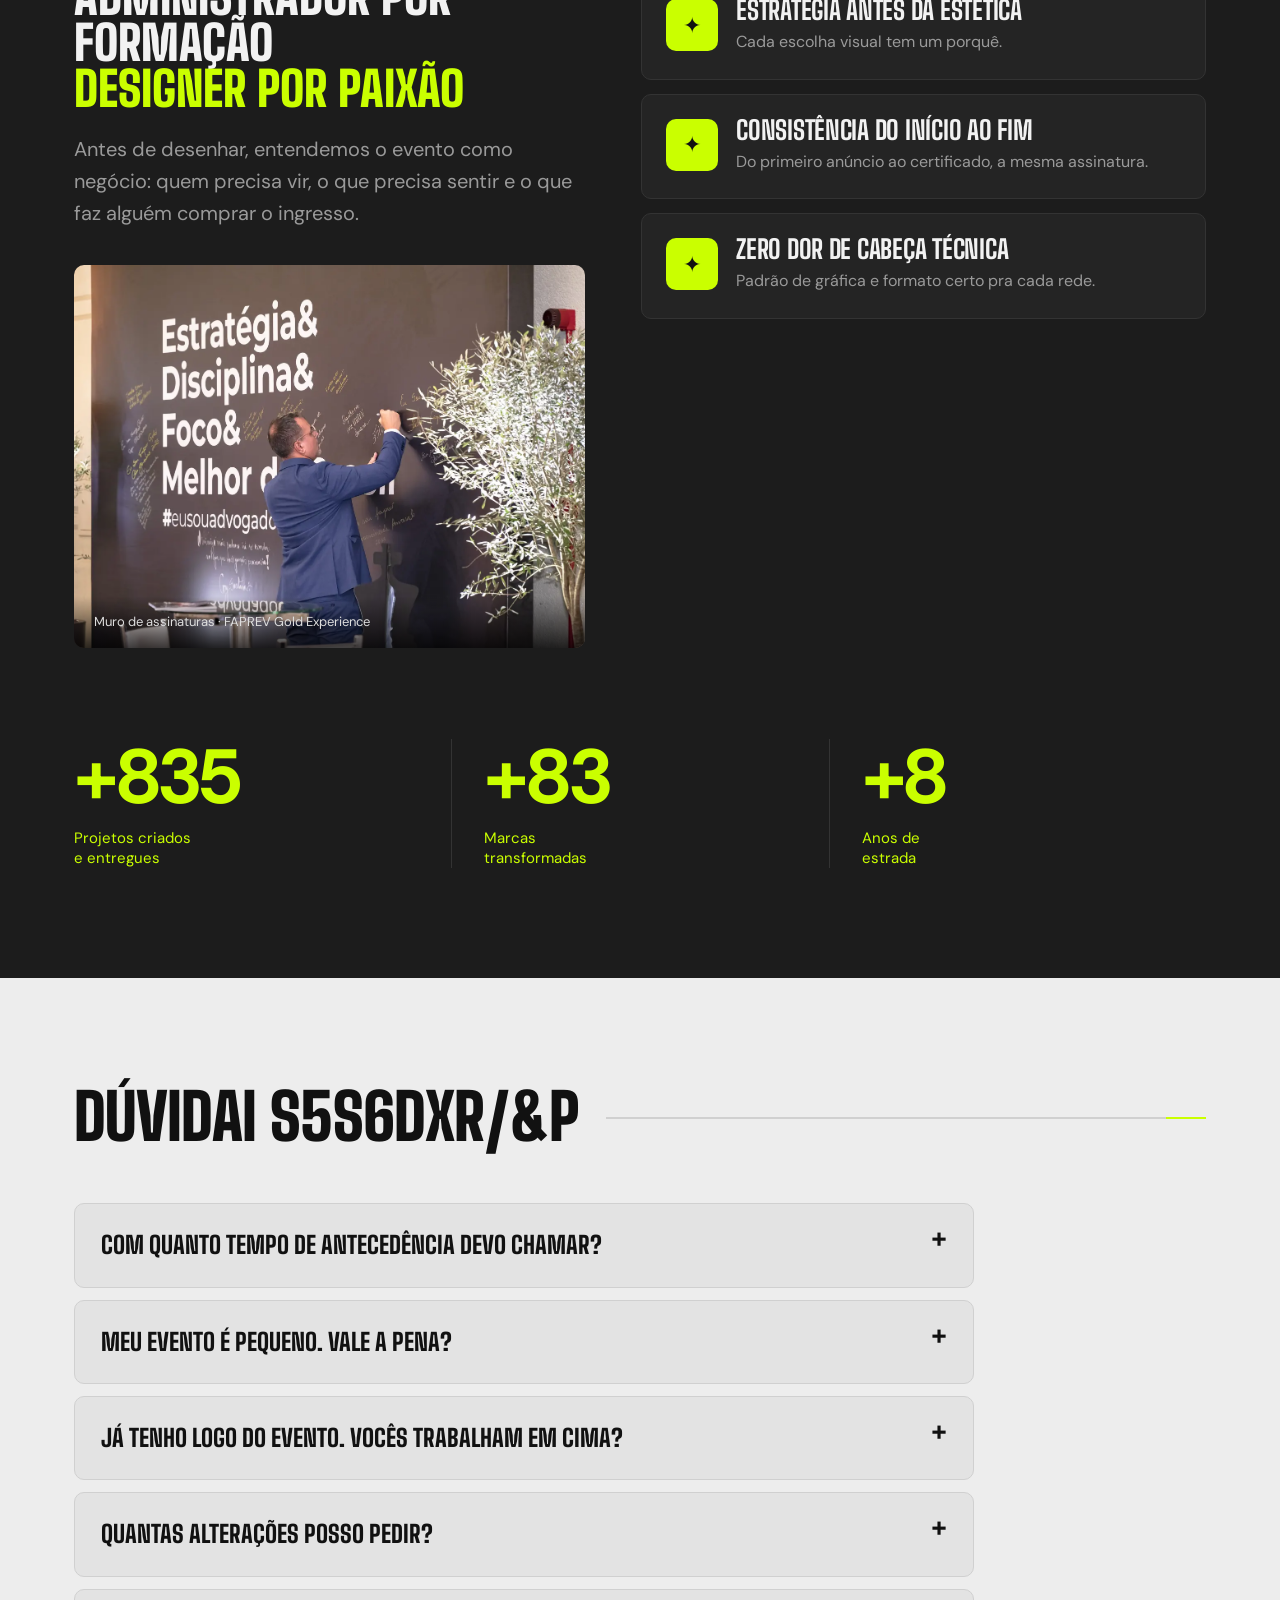
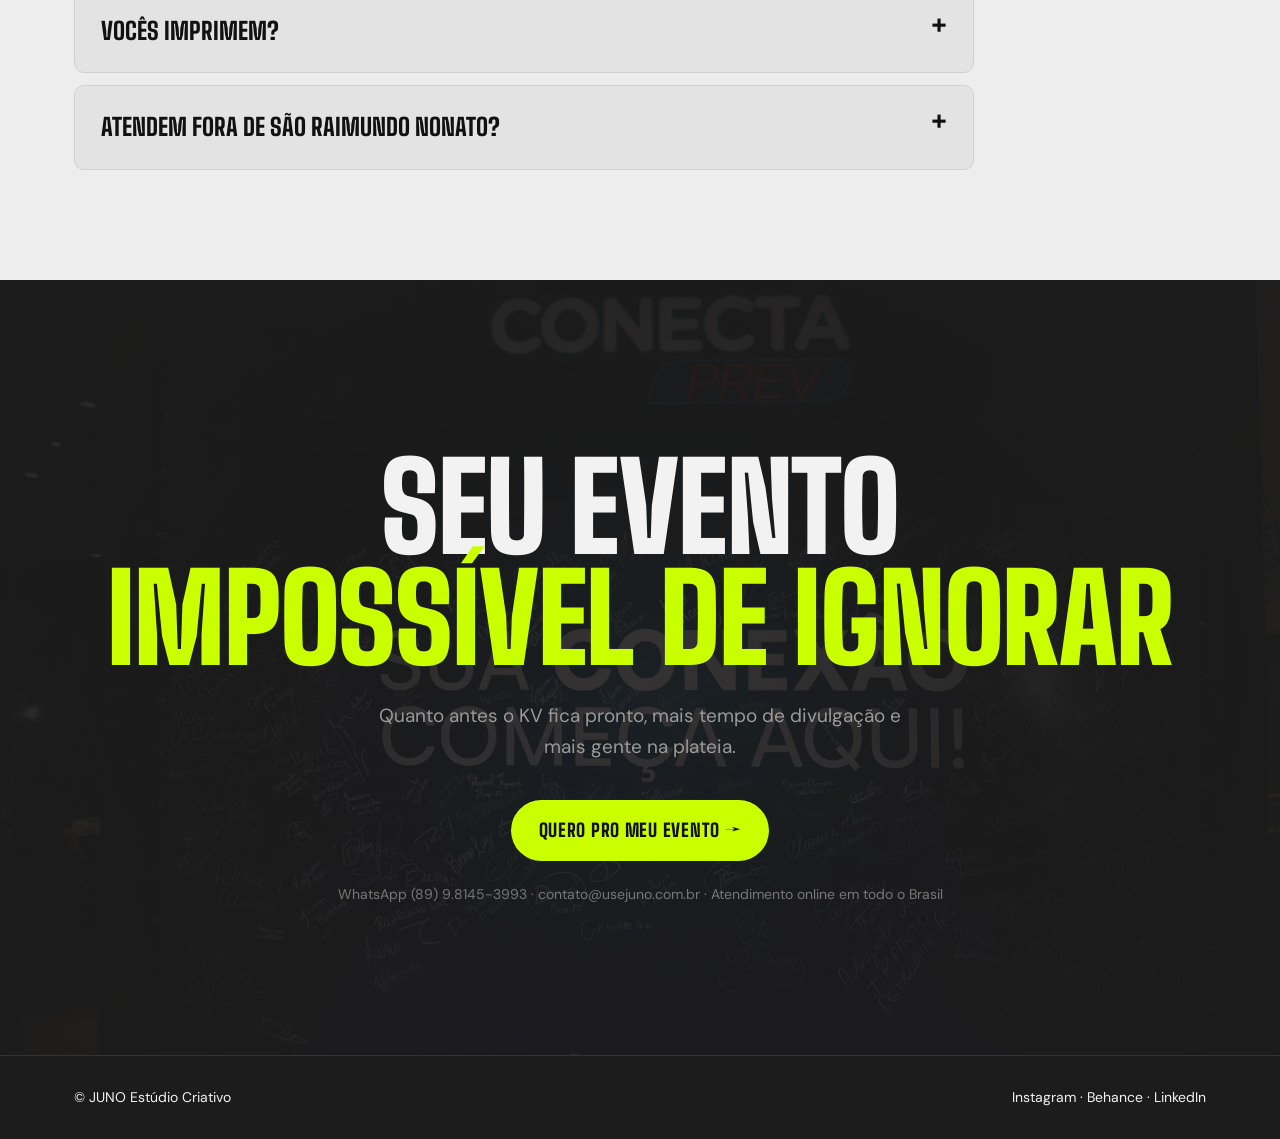
<file: kv-de-eventos.html>
<!doctype html>
<html lang="pt-BR">
<head>
<meta charset="utf-8">
<meta name="viewport" content="width=device-width, initial-scale=1">
<title>KV de Eventos | JUNO Estúdio Criativo</title>
<link rel="icon" href="/favicon.ico" sizes="any">
<link rel="icon" type="image/png" sizes="32x32" href="/images/favicon-32.png">
<link rel="icon" type="image/png" sizes="192x192" href="/images/favicon-192.png">
<link rel="apple-touch-icon" href="/images/apple-touch-icon.png">
<meta name="description" content="Key Visual completo para o seu evento: conceito, divulgação, palco, credenciais e impressos, tudo com a mesma identidade.">
<link rel="canonical" href="https://usejuno.com.br/kv-de-eventos">
<link rel="preconnect" href="https://fonts.googleapis.com">
<link rel="preconnect" href="https://fonts.gstatic.com" crossorigin>
<link href="https://fonts.googleapis.com/css2?family=Big+Shoulders:wght@600;800;900&family=DM+Sans:wght@400;500;700&display=swap" rel="stylesheet">
<style>
:root{
  --bg:#EDEDED; --surface:#E3E3E3; --card:#D9D9D9; --card-2:#CFCFCF;
  --ink:#111111; --muted:#5C5C5C; --soft:#2E2E2E; --line:#D0D0D0; --stroke:#BDBDBD;
  --accent:#111111; --grid:rgba(0,0,0,.07); --spotbg:rgba(202,255,0,.28);
  --lime:#CAFF00; --on-lime:#111111; --radius:10px;
  --display:"Big Shoulders","Big Shoulders Display",sans-serif;
  --body:"Google Sans","DM Sans",system-ui,sans-serif;
}
/* Seções em preto chumbo */
.dark{
  --bg:#1C1C1C; --surface:#242424; --card:#2B2B2B; --card-2:#333333;
  --ink:#F2F2F2; --muted:#9A9A9A; --soft:#CFCFCF; --line:#333333; --stroke:#4A4A4A;
  --accent:#CAFF00; --grid:rgba(255,255,255,.05); --spotbg:rgba(202,255,0,.12);
  background:var(--bg);color:var(--ink)
}
*{box-sizing:border-box;margin:0;padding:0}
html{scroll-behavior:smooth}
body{background:var(--bg);color:var(--ink);font-family:var(--body);font-size:17px;line-height:1.6;-webkit-font-smoothing:antialiased;overflow-x:hidden}
a{color:inherit;text-decoration:none}
img{display:block;max-width:100%}
.wrap{max-width:1180px;margin:0 auto;padding:0 24px}
h1,h2,h3{font-family:var(--display);text-transform:uppercase;line-height:.92;letter-spacing:-.01em}
.btn{display:inline-flex;align-items:center;gap:10px;background:var(--lime);color:var(--on-lime);font-family:var(--display);font-weight:800;font-size:18px;letter-spacing:.04em;text-transform:uppercase;padding:16px 28px;border-radius:999px;transition:transform .2s,box-shadow .2s}
.btn:hover{transform:translateY(-2px);box-shadow:0 10px 30px -10px rgba(202,255,0,.7)}
.btn.ghost{background:transparent;color:var(--ink);border:1.5px solid var(--stroke)}
.btn.ghost:hover{border-color:var(--accent);color:var(--accent);box-shadow:none}
.tag{display:inline-flex;align-items:center;gap:8px;font-family:var(--display);font-weight:800;letter-spacing:.14em;font-size:15px;text-transform:uppercase;color:var(--accent)}
.tag::before{content:"✦";color:var(--lime);-webkit-text-stroke:1px var(--ink)}
.dark .tag::before{-webkit-text-stroke:0}
section{padding:110px 0}
.lead{font-size:clamp(18px,2vw,20px);color:var(--muted);max-width:620px}
.hl{background:var(--lime);color:var(--on-lime);padding:0 .14em}

/* Cabeçalho de seção (régua escura terminando em verde) */
.sec-head{display:flex;align-items:center;gap:28px;margin-bottom:56px}
.sec-head h2{font-size:clamp(40px,5.5vw,64px);font-weight:900;color:var(--accent);white-space:nowrap}
.sec-head .rule{flex:1;height:2px;background:linear-gradient(90deg,var(--line) 0 calc(100% - 40px),var(--lime) calc(100% - 40px))}

/* Revelação ao rolar */
.reveal{opacity:0;transform:translateY(28px);transition:opacity .8s ease,transform .8s ease}
.reveal.in{opacity:1;transform:none}
@media (prefers-reduced-motion:reduce){.reveal{opacity:1;transform:none;transition:none}}

/* NAV */
nav{position:sticky;top:0;z-index:30;background:rgba(237,237,237,.85);backdrop-filter:blur(12px);border-bottom:1px solid var(--line)}
nav .wrap{display:flex;align-items:center;justify-content:space-between;height:72px}
.logo{display:flex;align-items:center}
.logo img{height:28px;width:auto;display:block;filter:invert(1)}
.nav-links{display:flex;gap:30px;font-family:var(--display);font-weight:800;letter-spacing:.06em;color:var(--soft)}
.nav-links a:hover{text-decoration:underline;text-decoration-color:var(--lime);text-decoration-thickness:3px;text-underline-offset:6px}
nav .btn{padding:10px 20px;font-size:15px}

/* HERO */
.hero{padding:120px 0 90px}
.hero .tag{margin-bottom:28px}
.hero h1{font-size:clamp(58px,11vw,156px);font-weight:900}
.hero h1 .lime{background:var(--lime);padding:0 .1em;box-decoration-break:clone;-webkit-box-decoration-break:clone}
.hero h1 .out{-webkit-text-stroke:2px var(--ink);color:transparent}
.hero-grid{display:grid;grid-template-columns:1.2fr .8fr;gap:56px;align-items:end;margin-top:48px}
.hero p{font-size:clamp(18px,2vw,21px);max-width:540px;color:var(--soft)}
.hero-ctas{display:flex;flex-wrap:wrap;gap:14px;margin-top:34px}
.hero-card{background:#1C1C1C;color:#F2F2F2;border-radius:var(--radius);padding:30px}
.hero-card .big{font-family:var(--display);font-weight:900;font-size:68px;line-height:1;color:var(--lime)}
.hero-card ul{list-style:none;margin-top:16px;display:grid;gap:8px;font-size:15px;font-weight:500;color:#cfcfcf}
.hero-card li::before{content:"✦  ";color:var(--lime)}

/* MARQUEE */
.marquee{background:var(--lime);color:var(--on-lime);border-block:2px solid var(--ink);overflow:hidden;white-space:nowrap;padding:22px 0}
.marquee .track{display:inline-flex;gap:44px;animation:roll 30s linear infinite;font-family:var(--display);font-weight:900;font-size:clamp(28px,4vw,48px);text-transform:uppercase}
.marquee span{display:inline-flex;gap:44px}
.marquee i{font-style:normal;color:var(--on-lime)}
@keyframes roll{to{transform:translateX(-50%)}}
@media (prefers-reduced-motion:reduce){.marquee .track{animation:none}}

/* PROBLEMA */
.pain-grid{display:grid;grid-template-columns:repeat(3,minmax(0,1fr));gap:18px;margin-top:44px}
.pain{background:var(--surface);border:1px solid var(--line);border-radius:var(--radius);padding:30px}
.pain .x{font-family:var(--display);font-weight:900;font-size:36px;color:#ff5a4e;line-height:1}
.pain h3{font-size:28px;margin:16px 0 10px}
.pain p{color:var(--muted);font-size:16px}
.turn{margin-top:72px;font-family:var(--display);font-weight:900;text-transform:uppercase;font-size:clamp(36px,5.5vw,68px);line-height:.95}
.turn em{font-style:normal;color:var(--accent)}

/* O QUE É */
.what{display:grid;grid-template-columns:1fr 1fr;gap:64px;align-items:center}
.what blockquote{font-family:var(--display);font-weight:800;text-transform:uppercase;font-size:clamp(32px,4vw,50px);line-height:.98;border-left:4px solid var(--lime);padding-left:26px}
.what p{color:var(--soft)}
.what p+p{margin-top:16px}

/* GALERIA DE EVENTOS */
.gallery{display:grid;grid-template-columns:repeat(2,minmax(0,1fr));gap:28px}
.shot{position:relative;overflow:hidden;border-radius:var(--radius);background:var(--card);aspect-ratio:4/3;cursor:zoom-in}
.shot.tall{aspect-ratio:4/5}
.shot.full{grid-column:1/-1;aspect-ratio:21/9}
.shot img{width:100%;height:100%;object-fit:cover;transition:transform .9s cubic-bezier(.2,.7,.2,1),filter .6s}
.shot:hover img{transform:scale(1.05);filter:brightness(.55)}
.shot .ph{position:absolute;inset:0;display:grid;place-items:center;text-align:center;color:#5a5a5a;font-family:var(--display);font-weight:800;letter-spacing:.12em;font-size:18px;background:radial-gradient(120% 90% at 30% 20%,#2c2c2c,#1c1c1c)}
.shot .ph::before{content:"✦";display:block;color:#3a3a3a;font-size:40px;margin-bottom:6px}
.shot figcaption{position:absolute;left:0;right:0;bottom:0;padding:26px;display:flex;justify-content:space-between;align-items:flex-end;gap:16px;background:linear-gradient(transparent,rgba(0,0,0,.8));transform:translateY(16px);opacity:0;transition:.45s}
.shot:hover figcaption,.shot:focus-visible figcaption{transform:none;opacity:1}
.shot figcaption b{font-family:var(--display);font-weight:900;font-size:30px;text-transform:uppercase;line-height:1}
.shot figcaption span{display:block;font-size:14px;color:#cfcfcf;margin-top:6px}
.shot figcaption .go{flex:none;width:46px;height:46px;border-radius:50%;background:var(--lime);color:var(--on-lime);display:grid;place-items:center;font-weight:700}
.gallery-foot{display:flex;justify-content:space-between;align-items:center;gap:20px;flex-wrap:wrap;margin-top:44px;color:var(--muted)}

/* Lightbox */
.lb{position:fixed;inset:0;z-index:50;background:rgba(10,10,10,.94);display:none;align-items:center;justify-content:center;padding:24px}
.lb.open{display:flex}
.lb img{max-height:86vh;max-width:min(1200px,100%);border-radius:var(--radius)}
.lb button{position:absolute;background:none;border:0;color:#fff;font-size:34px;cursor:pointer;padding:12px;line-height:1}
.lb .close{top:16px;right:20px}
.lb .prev{left:12px;top:50%;transform:translateY(-50%)}
.lb .next{right:12px;top:50%;transform:translateY(-50%)}
.lb .cap{position:absolute;bottom:22px;left:0;right:0;text-align:center;font-family:var(--display);font-weight:800;letter-spacing:.08em;text-transform:uppercase;color:var(--lime)}

/* ENTREGAS */
.deliv{display:grid;grid-template-columns:repeat(3,minmax(0,1fr));gap:18px}
.d{background:var(--surface);border:1px solid var(--line);border-radius:var(--radius);padding:32px;transition:border-color .25s,transform .25s,background .25s}
.d:hover{border-color:var(--accent);transform:translateY(-4px);background:var(--card)}
.d .n{font-family:var(--display);font-weight:900;font-size:18px;color:var(--accent)}
.d h3{font-size:34px;margin:12px 0}
.d p{color:var(--muted);font-size:16px}
.d ul{list-style:none;margin-top:16px;display:grid;gap:6px;font-size:15px;color:var(--soft)}
.d li::before{content:"→  ";color:var(--accent);font-weight:700}
.d.wide{grid-column:1/-1;background:var(--lime);color:var(--on-lime);border:2px solid var(--ink);display:flex;justify-content:space-between;align-items:center;gap:24px;flex-wrap:wrap}
.d.wide:hover{transform:none}
.d.wide h3{margin:0;font-size:clamp(30px,4vw,46px)}
.d.wide .btn{background:var(--on-lime);color:var(--lime)}

/* PROCESSO */
.steps{display:grid;grid-template-columns:repeat(4,minmax(0,1fr));gap:0}
.step{padding:0 28px;border-left:1px solid var(--line)}
.step:first-child{padding-left:0;border-left:0}
.step .num{font-family:var(--display);font-weight:900;font-size:80px;line-height:.9;color:var(--accent)}
.step h3{font-size:30px;margin:14px 0 10px}
.step p{color:var(--muted);font-size:16px}
.time{margin-top:56px;display:inline-flex;flex-wrap:wrap;gap:14px;align-items:center;border:1px solid var(--line);border-radius:999px;padding:12px 24px;font-size:15px;color:var(--soft)}
.time b{font-family:var(--display);font-size:22px;color:var(--accent);letter-spacing:.03em}

/* PRA QUEM */
.chips{display:flex;flex-wrap:wrap;gap:12px}
.chip{font-family:var(--display);font-weight:800;font-size:clamp(20px,2.6vw,30px);text-transform:uppercase;border:1.5px solid var(--ink);border-radius:999px;padding:10px 24px;transition:.2s}
.chip:hover{background:var(--lime);color:var(--on-lime);border-color:var(--lime)}

/* POR QUE */
.why{display:grid;grid-template-columns:.95fr 1.05fr;gap:56px;align-items:start}
.why .big-line{font-family:var(--display);font-weight:900;text-transform:uppercase;font-size:clamp(34px,4vw,48px);line-height:.95}
.why .big-line em{font-style:normal;color:var(--accent)}
.why-list{display:grid;gap:14px}
.why-item{display:grid;grid-template-columns:52px 1fr;gap:18px;background:var(--surface);border:1px solid var(--line);border-radius:var(--radius);padding:24px}
.why-item .ic{width:52px;height:52px;border-radius:10px;background:var(--lime);color:var(--on-lime);display:grid;place-items:center;font-size:22px}
.why-item h3{font-size:26px;margin-bottom:6px}
.why-item p{color:var(--muted);font-size:16px}
.stats{display:grid;grid-template-columns:repeat(3,minmax(0,1fr));margin-top:90px}
.stats div{padding:0 32px;border-left:1px solid var(--line)}
.stats div:first-child{padding-left:0;border-left:0}
.stats strong{display:block;font-family:var(--body);font-weight:700;font-size:clamp(48px,6vw,80px);line-height:1;letter-spacing:-.03em;color:var(--accent)}
.stats small{display:block;margin-top:14px;font-size:15px;color:var(--accent);line-height:1.3}

/* FAQ */
.faq{display:grid;gap:12px;max-width:900px}
details{background:var(--surface);border:1px solid var(--line);border-radius:var(--radius);padding:22px 26px;transition:border-color .2s}
details[open]{border-color:var(--stroke)}
summary{cursor:pointer;list-style:none;font-family:var(--display);font-weight:800;font-size:24px;text-transform:uppercase;display:flex;justify-content:space-between;gap:16px}
summary::-webkit-details-marker{display:none}
summary::after{content:"+";color:var(--accent);font-size:30px;line-height:.8;transition:transform .25s}
details[open] summary::after{transform:rotate(45deg)}
details p{margin-top:12px;color:var(--muted)}

/* CTA FINAL */
.final{text-align:center;padding:150px 0}
.final h2{font-size:clamp(54px,9.5vw,136px);font-weight:900;margin-top:22px}
.final h2 span{color:var(--accent)}
.final p{max-width:560px;margin:26px auto 38px;color:var(--muted);font-size:19px}
.final .small{font-size:14px;color:#777;margin-top:22px}
footer{padding:30px 0;font-size:14px;color:#777;border-top:1px solid var(--line)}
footer .wrap{display:flex;justify-content:space-between;flex-wrap:wrap;gap:12px}
footer a:hover{color:var(--accent)}

/* ===== CAMADA TECNOLÓGICA / MAGNÉTICA ===== */
/* barra de progresso */
.progress{position:fixed;top:0;left:0;height:2px;width:100%;transform-origin:0 50%;transform:scaleX(0);background:var(--lime);z-index:60;box-shadow:0 0 12px var(--lime)}
/* granulado */
body::after{content:"";position:fixed;inset:-50%;z-index:70;pointer-events:none;opacity:.05;background-image:url("data:image/svg+xml,%3Csvg xmlns='http://www.w3.org/2000/svg' width='160' height='160'%3E%3Cfilter id='n'%3E%3CfeTurbulence type='fractalNoise' baseFrequency='.9' numOctaves='2' stitchTiles='stitch'/%3E%3C/filter%3E%3Crect width='100%25' height='100%25' filter='url(%23n)'/%3E%3C/svg%3E");animation:grain 1s steps(4) infinite}
@keyframes grain{25%{transform:translate(-3%,2%)}50%{transform:translate(2%,-3%)}75%{transform:translate(-2%,-1%)}}
/* cursor */
/* fundo do hero: grade que acende perto do mouse */
.hero{position:relative;overflow:hidden}
.hero>.wrap{position:relative;z-index:1}
.hero-bg{position:absolute;inset:0;pointer-events:none;--mx:70%;--my:30%}
.hero-bg::before{content:"";position:absolute;inset:0;background-image:linear-gradient(var(--grid) 1px,transparent 1px),linear-gradient(90deg,var(--grid) 1px,transparent 1px);background-size:56px 56px;-webkit-mask:radial-gradient(520px circle at var(--mx) var(--my),#000,transparent 75%);mask:radial-gradient(520px circle at var(--mx) var(--my),#000,transparent 75%)}
.hero-bg::after{content:"";position:absolute;width:640px;height:640px;left:var(--mx);top:var(--my);transform:translate(-50%,-50%);background:radial-gradient(circle,rgba(202,255,0,.45),transparent 62%);filter:blur(10px)}
.hero-bg .scan{position:absolute;left:0;right:0;height:120px;background:linear-gradient(transparent,rgba(202,255,0,.05),transparent);animation:scan 6s linear infinite}
@keyframes scan{from{top:-120px}to{top:100%}}
/* letras do título */
.ch{display:inline-block;opacity:0;transform:translateY(.5em) rotateX(-80deg);filter:blur(6px);transition:opacity .7s,transform .8s cubic-bezier(.2,.8,.2,1),filter .7s}
.ready .ch{opacity:1;transform:none;filter:none}
.w{display:inline-block;white-space:nowrap}
/* status digital */
.sys{display:flex;gap:18px;flex-wrap:wrap;margin-top:22px;font-family:ui-monospace,Menlo,monospace;font-size:12px;letter-spacing:.08em;color:var(--muted);text-transform:uppercase}
.sys b{color:var(--accent);font-weight:700}
.sys .dot{display:inline-block;width:7px;height:7px;border-radius:50%;background:var(--lime);margin-right:8px;box-shadow:0 0 0 1px var(--ink),0 0 10px var(--lime);animation:blink 1.4s infinite}
@keyframes blink{50%{opacity:.25}}
/* luz que segue o mouse nos cards */
.spot{position:relative;isolation:isolate}
.spot::before{content:"";position:absolute;inset:0;border-radius:inherit;pointer-events:none;z-index:-1;opacity:0;transition:opacity .3s;background:radial-gradient(360px circle at var(--x,50%) var(--y,50%),var(--spotbg),transparent 60%)}
.spot::after{content:"";position:absolute;inset:-1px;border-radius:inherit;pointer-events:none;padding:1px;opacity:0;transition:opacity .3s;background:radial-gradient(240px circle at var(--x,50%) var(--y,50%),var(--accent),transparent 70%);-webkit-mask:linear-gradient(#000 0 0) content-box,linear-gradient(#000 0 0);-webkit-mask-composite:xor;mask-composite:exclude}
.spot:hover::before,.spot:hover::after{opacity:1}
.d.wide.spot::before,.d.wide.spot::after{display:none}
/* magnético e tilt */
.mag{transition:transform .35s cubic-bezier(.2,.8,.2,1),opacity .8s,box-shadow .2s}
.mag>*{pointer-events:none}
.tilt{transition:transform .5s cubic-bezier(.2,.8,.2,1),opacity .8s;transform-style:preserve-3d;will-change:transform}
/* títulos de seção: brilho percorrendo a régua */
.sec-head .rule{position:relative;overflow:hidden}
.sec-head.in .rule::after{content:"";position:absolute;top:0;bottom:0;width:120px;background:linear-gradient(90deg,transparent,var(--lime),transparent);animation:sweep 1.6s ease forwards}
@keyframes sweep{from{left:-120px}to{left:100%}}
.marquee .track{will-change:transform}

/* Título no estilo da legenda: Big Shoulders sólida */
.hero h1{font-weight:800;letter-spacing:.01em;line-height:.95;font-size:clamp(52px,8.5vw,124px);color:#F2F2F2}
.hero{padding-bottom:110px}
/* ===== FOTOS ===== */
/* Slides do topo */
.hero{min-height:calc(100vh - 72px);min-height:calc(100svh - 72px);display:flex;flex-direction:column;justify-content:center;padding:110px 0 110px}
.hero h1 .lime{color:#111}
.slides{position:absolute;inset:-20px;z-index:0;transition:transform .8s cubic-bezier(.2,.8,.2,1)}
.slide{position:absolute;inset:0;overflow:hidden;clip-path:inset(0 0 0 100%);z-index:0}
.slide.on{clip-path:inset(0 0 0 0);z-index:2;transition:clip-path 1.5s cubic-bezier(.77,0,.18,1)}
.slide.off{clip-path:inset(0 0 0 0);z-index:1}
.slide:first-child.on{transition:none}
.slide img{width:100%;height:100%;object-fit:cover;transform:scale(1.12);filter:saturate(1.05) contrast(1.05)}
.slide.on img,.slide.off img{animation:kb 9s linear forwards}
.slide:nth-child(even).on img,.slide:nth-child(even).off img{animation-name:kb2}
@keyframes kb{from{transform:scale(1.2) translateX(-2%)}to{transform:scale(1.04) translateX(1%)}}
@keyframes kb2{from{transform:scale(1.04) translateX(1.5%)}to{transform:scale(1.2) translateX(-1.5%)}}
.wipe{position:absolute;top:0;bottom:0;left:100%;width:3px;z-index:3;background:var(--lime);box-shadow:0 0 24px 6px rgba(202,255,0,.55);opacity:0}
.wipe.go{animation:wipe 1.5s cubic-bezier(.77,0,.18,1)}
@keyframes wipe{0%{left:100%;opacity:1}90%{opacity:1}100%{left:0;opacity:0}}
.hero-shade{position:absolute;inset:0;z-index:0;background:linear-gradient(90deg,rgba(20,20,20,.95) 0%,rgba(20,20,20,.85) 42%,rgba(20,20,20,.45) 78%,rgba(20,20,20,.3)),linear-gradient(180deg,rgba(20,20,20,.55),transparent 30%,transparent 65%,rgba(20,20,20,.9))}
.hero-bg{z-index:0}
.hero-bg::after{background:radial-gradient(circle,rgba(202,255,0,.14),transparent 62%)}
.hero .hero-card{background:rgba(20,20,20,.7);backdrop-filter:blur(12px);-webkit-backdrop-filter:blur(12px);border:1px solid rgba(255,255,255,.08)}
.slide-ui{position:absolute;left:0;right:0;bottom:30px;z-index:2}
.slide-ui .wrap{display:flex;align-items:center;gap:28px}
.slide-cap{display:flex;align-items:center;gap:14px;min-width:0;flex:1}
.slide-cap b{display:block;font-family:var(--display);font-weight:800;font-size:20px;letter-spacing:.06em;text-transform:uppercase;white-space:nowrap;overflow:hidden;text-overflow:ellipsis}
.slide-cap span{display:block;font-size:13px;color:#bdbdbd}
.slide-cap .rec{flex:none;width:9px;height:9px;border-radius:50%;background:#ff3b30;box-shadow:0 0 10px #ff3b30;animation:blink 1.4s infinite}
.slide-cap div{transition:opacity .4s,transform .4s}
.slide-cap.swap div{opacity:0;transform:translateY(8px)}
.slide-dots{display:flex;gap:8px}
.slide-dots button{width:54px;height:3px;border:0;padding:0;background:rgba(255,255,255,.22);cursor:pointer;position:relative;overflow:hidden;border-radius:2px}
.slide-dots button i{position:absolute;inset:0;background:var(--lime);transform:scaleX(0);transform-origin:0 50%}
.slide-dots button.on i{animation:fill var(--dur,6s) linear forwards}
.slide-dots button.done i{transform:scaleX(1)}
@keyframes fill{to{transform:scaleX(1)}}
.slide-count{font-family:ui-monospace,Menlo,monospace;font-size:13px;color:#9a9a9a}
.slide-count b{color:var(--lime);font-weight:400}

/* Imagens nos entregáveis */
.d-img{margin:-32px -32px 24px;aspect-ratio:16/10;overflow:hidden;border-radius:var(--radius) var(--radius) 0 0;background:var(--card)}
.d-img img{width:100%;height:100%;object-fit:cover;transition:transform .9s cubic-bezier(.2,.7,.2,1),filter .5s;filter:grayscale(.35)}
.d:hover .d-img img{transform:scale(1.07);filter:none}

/* Vitrine de mockups */
.showcase{padding-top:0;overflow:hidden}
.mk-rail{margin-top:48px;overflow:hidden;-webkit-mask:linear-gradient(90deg,transparent,#000 8%,#000 92%,transparent);mask:linear-gradient(90deg,transparent,#000 8%,#000 92%,transparent)}
.mk-track{display:flex;gap:20px;width:max-content;animation:roll 48s linear infinite}
.mk-rail:hover .mk-track{animation-play-state:paused}
.mk{position:relative;flex:none;width:clamp(260px,30vw,400px);aspect-ratio:4/3;border-radius:var(--radius);overflow:hidden;background:var(--card);transition:transform .5s cubic-bezier(.2,.8,.2,1)}
.mk:hover{transform:translateY(-8px) rotate(-1deg)}
.mk img{width:100%;height:100%;object-fit:cover;transition:transform .9s cubic-bezier(.2,.7,.2,1)}
.mk:hover img{transform:scale(1.06)}
.mk figcaption{position:absolute;left:14px;bottom:14px;background:var(--lime);color:var(--on-lime);font-family:var(--display);font-weight:800;text-transform:uppercase;letter-spacing:.06em;font-size:15px;padding:6px 12px;border-radius:999px}

/* Foto do Por que */
.why-photo{position:relative;margin-top:36px;border-radius:var(--radius);overflow:hidden;aspect-ratio:4/3}
.why-photo img{width:100%;height:100%;object-fit:cover;object-position:40% 40%}
.why-photo figcaption{position:absolute;left:0;right:0;bottom:0;padding:16px 20px;font-size:13px;color:#ddd;background:linear-gradient(transparent,rgba(0,0,0,.75))}

/* Fundo do CTA final */
.final{position:relative;overflow:hidden}
.final>.wrap{position:relative;z-index:1}
.final-bg{position:absolute;inset:-12% 0;z-index:0}
.final-bg img{width:100%;height:100%;object-fit:cover;opacity:.32;filter:grayscale(.2)}
.final-bg::after{content:"";position:absolute;inset:0;background:radial-gradient(70% 70% at 50% 50%,rgba(28,28,28,.55),rgba(28,28,28,.95))}

@media (prefers-reduced-motion:reduce){
  .slide.on img,.slide.off img,.mk-track{animation:none}
  .slide.on{transition:none}
}
@media (max-width:700px){
  .hero{padding:80px 0 90px}
  .hero-shade{background:linear-gradient(180deg,rgba(20,20,20,.75),rgba(20,20,20,.82) 50%,rgba(20,20,20,.95))}
  .slide-ui .wrap{flex-wrap:wrap;gap:14px}
  .slide-count{display:none}
  .slide-dots button{width:36px}
}

@media (prefers-reduced-motion:reduce){
  body::after,.hero-bg .scan,.sys .dot{animation:none}
  .ch{opacity:1;transform:none;filter:none;transition:none}
}

@media (max-width:900px){
  .nav-links{display:none}
  .hero-grid,.what,.why{grid-template-columns:1fr}
  .pain-grid,.deliv{grid-template-columns:minmax(0,1fr)}
  .steps{grid-template-columns:repeat(2,minmax(0,1fr));row-gap:40px}
  .step:nth-child(3){padding-left:0;border-left:0}
  section{padding:80px 0}
}
@media (max-width:600px){
  .wrap{padding:0 16px}
  .gallery{grid-template-columns:minmax(0,1fr);gap:16px}
  .shot.full{aspect-ratio:4/3}
  .shot figcaption{opacity:1;transform:none;padding:18px}
  .shot figcaption b{font-size:24px}
  .steps{grid-template-columns:minmax(0,1fr)}
  .step{padding:0;border-left:0}
  .stats{grid-template-columns:minmax(0,1fr);gap:28px}
  .stats div{padding:0;border-left:0}
  .sec-head{gap:16px}
  .sec-head h2{white-space:normal}
  .hero h1 .out{-webkit-text-stroke:1.5px var(--ink)}
}
</style>
</head>
<body>

<nav>
  <div class="wrap">
    <a href="https://usejuno.com.br/" class="logo"><img src="images/logo.png" alt="JUNO Estúdio Criativo"></a>
    <div class="nav-links">
      <a href="https://usejuno.com.br/#sobre">SOBRE</a>
      <a href="https://usejuno.com.br/projetos">PROJETOS</a>
      <a href="https://usejuno.com.br/#servicos">SERVIÇOS</a>
      <a href="https://usejuno.com.br/em-breve">SHOP</a>
    </div>
    <a class="btn" href="https://wa.me/5589981453993?text=Oi%2C%20J%C3%BAnior!%20Quero%20um%20or%C3%A7amento%20de%20KV%20para%20o%20meu%20evento." target="_blank" rel="noopener">ORÇAMENTO</a>
  </div>
</nav>

<!-- HERO -->
<div class="progress" aria-hidden="true"></div>

<header class="hero dark">
  <!-- Slides do topo: troque/adicione fotos aqui (data-cap = evento, data-sub = peça) -->
  <div class="slides" aria-hidden="true">
    <div class="slide on" data-cap="Conecta Prev" data-sub="Palco, telão e painéis laterais"><img src="images/palco-conecta-prev.webp" alt=""></div>
    <div class="slide" data-cap="FAPREV Gold Experience" data-sub="Portal de entrada"><img src="images/entrada-faprev-gold.webp" alt=""></div>
    <div class="slide" data-cap="3º Congresso de Prática Previdenciária" data-sub="Pórtico externo"><img src="images/portico-congresso.webp" alt=""></div>
    <div class="slide" data-cap="3º Congresso de Prática Previdenciária" data-sub="Backdrop de palco"><img src="images/palco-congresso.webp" alt=""></div>
    <div class="wipe"></div>
  </div>
  <div class="hero-shade" aria-hidden="true"></div>
  <div class="hero-bg" aria-hidden="true"><div class="scan"></div></div>
  <div class="wrap">
    <h1>Seu evento começa<br>antes do palco</h1>
    <div class="hero-grid">
      <div>
        <p>No primeiro post. No story que faz parar o dedo. No crachá que vira foto. Criamos o Key Visual que dá cara e presença ao seu evento, do anúncio ao último banner.</p>
        <div class="hero-ctas">
          <a class="btn" href="https://wa.me/5589981453993?text=Oi%2C%20J%C3%BAnior!%20Quero%20um%20KV%20para%20o%20meu%20evento." target="_blank" rel="noopener">Quero pro meu evento →</a>
          <a class="btn ghost" href="#eventos">Ver eventos</a>
        </div>
        <div class="sys" aria-hidden="true"><span><i class="dot"></i>Agenda <b>aberta</b></span><span>Atendimento <b>online</b></span><span>Brasil <b>todo</b></span></div>
      </div>
      <aside class="hero-card dark reveal">
        <div class="big">7 a 15 dias</div>
        <div>do briefing ao kit completo</div>
        <ul>
          <li>Um conceito, dezenas de peças</li>
          <li>Digital e pronto pra gráfica</li>
          <li>Estratégia antes da estética</li>
        </ul>
      </aside>
    </div>
  </div>
</header>

<div class="marquee" aria-hidden="true">
  <div class="track">
    <span>Divulgação <i>✦</i> Palco <i>✦</i> Credenciais <i>✦</i> Telão <i>✦</i> Backdrop <i>✦</i> Stories <i>✦</i> Ingressos <i>✦</i> Sinalização <i>✦</i></span>
    <span>Divulgação <i>✦</i> Palco <i>✦</i> Credenciais <i>✦</i> Telão <i>✦</i> Backdrop <i>✦</i> Stories <i>✦</i> Ingressos <i>✦</i> Sinalização <i>✦</i></span>
  </div>
</div>

<!-- PROBLEMA -->
<section class="dark">
  <div class="wrap">
    <div class="sec-head reveal"><h2>O problema</h2><span class="rule"></span></div>
    <p class="lead reveal">Você investe em espaço, palestrante e estrutura. A comunicação fica pra depois.</p>
    <div class="pain-grid">
      <div class="pain reveal"><div class="x">✕</div><h3>Cada peça de um jeito</h3><p>Post, banner e crachá sem conversa. O público não reconhece e esquece.</p></div>
      <div class="pain reveal"><div class="x">✕</div><h3>Divulgação invisível</h3><p>Arte com cara de template, perdida na timeline. Ingresso parado.</p></div>
      <div class="pain reveal"><div class="x">✕</div><h3>Correria na véspera</h3><p>Arquivo errado, tamanho que não fecha, peça faltando no dia.</p></div>
    </div>
    <p class="turn reveal">Evento sem identidade é <em>só mais um</em><br>Com KV, ele vira <em>o evento</em></p>
  </div>
</section>

<!-- O QUE É -->
<section>
  <div class="wrap">
    <div class="sec-head reveal"><h2>O que é um KV</h2><span class="rule"></span></div>
    <div class="what">
      <blockquote class="reveal">Uma ideia visual forte que se desdobra em tudo e torna seu evento reconhecível em qualquer lugar</blockquote>
      <div class="reveal">
        <p>O Key Visual é o coração da comunicação: conceito, paleta, tipografia, elementos gráficos e a peça principal que origina todas as outras.</p>
        <p>Cada post, telão e pulseira reforça a mesma mensagem. O público reconhece de longe, o patrocinador aparece bem e o evento ganha cara de <mark class="hl">grande</mark>, seja pra 50 ou pra 5.000 pessoas.</p>
      </div>
    </div>
  </div>
</section>

<!-- GALERIA DE EVENTOS
     Para trocar as fotos: em cada <figure>, troque o src da <img> e edite o nome e a legenda.
     Classes de formato: "full" (largura total), "tall" (vertical) ou nenhuma (4:3). -->
<section id="eventos" class="dark">
  <div class="wrap">
    <div class="sec-head reveal"><h2>Eventos que ganharam vida</h2><span class="rule"></span></div>
    <div class="gallery">
      <figure class="shot full reveal" tabindex="0">
        <img src="images/fachada-congresso.webp" alt="3º Congresso de Prática Previdenciária: Fachada de entrada com a assinatura do evento" loading="lazy">
        <figcaption><div><b>3º Congresso de Prática Previdenciária</b><span>Fachada de entrada com a assinatura do evento</span></div><div class="go">↗</div></figcaption>
      </figure>
      <figure class="shot  reveal" tabindex="0">
        <img src="images/estande-acadiprev.webp" alt="Acadiprev: Estande e mobiliário personalizado" loading="lazy">
        <figcaption><div><b>Acadiprev</b><span>Estande e mobiliário personalizado</span></div><div class="go">↗</div></figcaption>
      </figure>
      <figure class="shot  reveal" tabindex="0">
        <img src="images/estande-oab.webp" alt="OAB Piauí · Subseção de Picos: Estande institucional" loading="lazy">
        <figcaption><div><b>OAB Piauí · Subseção de Picos</b><span>Estande institucional</span></div><div class="go">↗</div></figcaption>
      </figure>
      <figure class="shot  reveal" tabindex="0">
        <img src="images/store-faprev-gold.webp" alt="FAPREV Gold Experience: Acadiprev Store" loading="lazy">
        <figcaption><div><b>FAPREV Gold Experience</b><span>Acadiprev Store</span></div><div class="go">↗</div></figcaption>
      </figure>
      <figure class="shot  reveal" tabindex="0">
        <img src="images/lounge-faprev-gold.webp" alt="FAPREV Gold Experience: Lounge e backdrop de assinaturas" loading="lazy">
        <figcaption><div><b>FAPREV Gold Experience</b><span>Lounge e backdrop de assinaturas</span></div><div class="go">↗</div></figcaption>
      </figure>
    </div>
    <div class="gallery-foot reveal">
      <span>Congressos, experiências e estandes reais · O próximo pode ser o seu</span>
      <a class="btn" href="https://wa.me/5589981453993?text=Oi%2C%20J%C3%BAnior!%20Vi%20os%20eventos%20no%20site%20e%20quero%20um%20KV%20pro%20meu." target="_blank" rel="noopener">Quero o meu →</a>
    </div>
  </div>
</section>

<!-- ENTREGAS -->
<section id="entregas">
  <div class="wrap">
    <div class="sec-head reveal"><h2>O que você recebe</h2><span class="rule"></span></div>
    <div class="deliv">
      <div class="d reveal"><div class="d-img"><img src="images/backdrop-faprev-gold.webp" alt="" loading="lazy" style="object-position:50% 50%"></div><span class="n">01</span><h3>Conceito</h3><p>A ideia central do evento em um visual só seu.</p><ul><li>Conceito criativo</li><li>Paleta e tipografia</li><li>Elementos gráficos</li><li>Guia rápido de uso</li></ul></div>
      <div class="d reveal"><div class="d-img"><img src="images/mockup-banner-gold.webp" alt="" loading="lazy" style="object-position:50% 50%"></div><span class="n">02</span><h3>Arte de lançamento</h3><p>A peça principal adaptada pra anunciar o evento em todo lugar.</p><ul><li>Post de anúncio no feed</li><li>Story de anúncio</li><li>Arte pra WhatsApp</li><li>Capa pra página de ingressos</li></ul><p style="margin-top:16px;font-size:14px">Quer posts durante toda a divulgação? Combine com o <a href="https://usejuno.com.br/#servicos" style="color:var(--ink);font-weight:700;text-decoration:underline;text-decoration-color:var(--lime);text-decoration-thickness:3px">Design para Redes</a></p></div>
      <div class="d reveal"><div class="d-img"><img src="images/backdrop-congresso.webp" alt="" loading="lazy" style="object-position:50% 55%"></div><span class="n">03</span><h3>Palco e ambiente</h3><p>A experiência visual que impressiona e rende foto.</p><ul><li>Telão</li><li>Backdrop e painel de fotos</li><li>Banners e totens</li><li>Sinalização</li></ul></div>
      <div class="d reveal"><div class="d-img"><img src="images/mockup-credenciais.webp" alt="" loading="lazy" style="object-position:50% 45%"></div><span class="n">04</span><h3>Credenciamento</h3><p>Detalhes que mostram um evento profissional de ponta a ponta.</p><ul><li>Crachás e credenciais</li><li>Ingressos e pulseiras</li><li>Certificados</li><li>Convites</li></ul></div>
      <div class="d reveal"><div class="d-img"><img src="images/palco-conecta-prev.webp" alt="" loading="lazy" style="object-position:58% 42%"></div><span class="n">05</span><h3>Apresentação</h3><p>Quem sobe no palco não quebra a identidade.</p><ul><li>Template de slides</li><li>Telas de abertura e intervalo</li><li>Lâmina de patrocinadores</li></ul></div>
      <div class="d reveal"><div class="d-img"><img src="images/mockup-rollup.webp" alt="" loading="lazy" style="object-position:50% 50%"></div><span class="n">06</span><h3>Pronto pra gráfica</h3><p>Você só leva pra imprimir.</p><ul><li>CMYK, sangria e alta resolução</li><li>Formato certo de cada peça</li><li>Indicação de gráficas</li></ul></div>
      <div class="d wide reveal"><h3>Pacote no tamanho do seu evento</h3><a class="btn" href="https://wa.me/5589981453993?text=Oi%2C%20J%C3%BAnior!%20Quero%20montar%20o%20pacote%20de%20KV%20do%20meu%20evento." target="_blank" rel="noopener">Montar meu pacote →</a></div>
    </div>
  </div>
</section>

<!-- VITRINE DE PEÇAS -->
<section class="showcase">
  <div class="wrap">
    <div class="sec-head reveal"><h2>Do crachá à caneca</h2><span class="rule"></span></div>
    <p class="lead reveal">Peças que o público leva pra casa e que continuam divulgando o evento depois que ele acaba</p>
  </div>
  <div class="mk-rail reveal" aria-label="Mockups de peças">
    <div class="mk-track"><figure class="mk"><img src="images/mockup-caneca.webp" alt="Mockup: Caneca" loading="lazy"><figcaption>Caneca</figcaption></figure><figure class="mk"><img src="images/mockup-carta.webp" alt="Mockup: Carta de boas-vindas" loading="lazy"><figcaption>Carta de boas-vindas</figcaption></figure><figure class="mk"><img src="images/mockup-folder.webp" alt="Mockup: Folder do evento" loading="lazy"><figcaption>Folder do evento</figcaption></figure><figure class="mk"><img src="images/mockup-agenda.webp" alt="Mockup: Agenda personalizada" loading="lazy"><figcaption>Agenda personalizada</figcaption></figure><figure class="mk"><img src="images/mockup-credenciais.webp" alt="Mockup: Crachá e cordão" loading="lazy"><figcaption>Crachá e cordão</figcaption></figure><figure class="mk"><img src="images/mockup-banner-gold.webp" alt="Mockup: Banner" loading="lazy"><figcaption>Banner</figcaption></figure><figure class="mk" aria-hidden="true"><img src="images/mockup-caneca.webp" alt="Mockup: Caneca" loading="lazy"><figcaption>Caneca</figcaption></figure><figure class="mk" aria-hidden="true"><img src="images/mockup-carta.webp" alt="Mockup: Carta de boas-vindas" loading="lazy"><figcaption>Carta de boas-vindas</figcaption></figure><figure class="mk" aria-hidden="true"><img src="images/mockup-folder.webp" alt="Mockup: Folder do evento" loading="lazy"><figcaption>Folder do evento</figcaption></figure><figure class="mk" aria-hidden="true"><img src="images/mockup-agenda.webp" alt="Mockup: Agenda personalizada" loading="lazy"><figcaption>Agenda personalizada</figcaption></figure><figure class="mk" aria-hidden="true"><img src="images/mockup-credenciais.webp" alt="Mockup: Crachá e cordão" loading="lazy"><figcaption>Crachá e cordão</figcaption></figure><figure class="mk" aria-hidden="true"><img src="images/mockup-banner-gold.webp" alt="Mockup: Banner" loading="lazy"><figcaption>Banner</figcaption></figure></div>
  </div>
</section>

<!-- PROCESSO -->
<section class="dark">
  <div class="wrap">
    <div class="sec-head reveal"><h2>Como funciona</h2><span class="rule"></span></div>
    <div class="steps">
      <div class="step reveal"><div class="num">01</div><h3>Imersão</h3><p>Público, objetivo, tom e tudo que precisa existir.</p></div>
      <div class="step reveal"><div class="num">02</div><h3>Conceito</h3><p>Você aprova a ideia visual antes de qualquer desdobramento.</p></div>
      <div class="step reveal"><div class="num">03</div><h3>Desdobramento</h3><p>O conceito vira o kit completo, digital e impresso.</p></div>
      <div class="step reveal"><div class="num">04</div><h3>Entrega</h3><p>Arquivos organizados, prontos pra postar e imprimir.</p></div>
    </div>
    <div class="time reveal"><b>7 A 15 DIAS</b> conforme o pacote · 50% pra iniciar e 50% na entrega</div>
  </div>
</section>

<!-- PRA QUEM -->
<section>
  <div class="wrap">
    <div class="sec-head reveal"><h2>Pra quem é</h2><span class="rule"></span></div>
    <p class="lead reveal" style="margin-bottom:32px">Tem público, data e objetivo? Tem KV</p>
    <div class="chips reveal">
      <span class="chip">Congressos</span><span class="chip">Workshops</span><span class="chip">Imersões</span><span class="chip">Palestras</span><span class="chip">Lançamentos</span><span class="chip">Corporativos</span><span class="chip">Feiras</span><span class="chip">Shows e festas</span><span class="chip">Institucionais</span><span class="chip">Acadêmicos</span>
    </div>
  </div>
</section>

<!-- POR QUE A JUNO -->
<section class="dark">
  <div class="wrap">
    <div class="sec-head reveal"><h2>Por que a JUNO</h2><span class="rule"></span></div>
    <div class="why">
      <div class="reveal">
        <p class="big-line">Administrador por formação<br><em>designer por paixão</em></p>
        <p class="lead" style="margin-top:22px">Antes de desenhar, entendemos o evento como negócio: quem precisa vir, o que precisa sentir e o que faz alguém comprar o ingresso.</p>
        <figure class="why-photo tilt-soft"><img src="images/muro-assinaturas-faprev.webp" alt="Participante assinando o muro do FAPREV Gold Experience" loading="lazy"><figcaption>Muro de assinaturas · FAPREV Gold Experience</figcaption></figure>
      </div>
      <div class="why-list">
        <div class="why-item reveal"><div class="ic">✦</div><div><h3>Estratégia antes da estética</h3><p>Cada escolha visual tem um porquê.</p></div></div>
        <div class="why-item reveal"><div class="ic">✦</div><div><h3>Consistência do início ao fim</h3><p>Do primeiro anúncio ao certificado, a mesma assinatura.</p></div></div>
        <div class="why-item reveal"><div class="ic">✦</div><div><h3>Zero dor de cabeça técnica</h3><p>Padrão de gráfica e formato certo pra cada rede.</p></div></div>
      </div>
    </div>
    <div class="stats reveal">
      <div><strong>+1000</strong><small>Projetos criados<br>e entregues</small></div>
      <div><strong>+100</strong><small>Marcas<br>transformadas</small></div>
      <div><strong>+10</strong><small>Anos de<br>estrada</small></div>
    </div>
  </div>
</section>

<!-- FAQ -->
<section>
  <div class="wrap">
    <div class="sec-head reveal"><h2>Dúvidas frequentes</h2><span class="rule"></span></div>
    <div class="faq reveal">
      <details><summary>Com quanto tempo de antecedência devo chamar?</summary><p>O ideal é pelo menos 30 dias antes. Assim sobra tempo de divulgação, que é onde o ingresso é vendido.</p></details>
      <details><summary>Meu evento é pequeno. Vale a pena?</summary><p>Vale. O pacote é montado pro tamanho do evento e você paga só pelas peças que vai usar.</p></details>
      <details><summary>Já tenho logo do evento. Vocês trabalham em cima?</summary><p>Sim. Construímos o KV a partir da marca existente ou criamos uma junto com você.</p></details>
      <details><summary>Quantas alterações posso pedir?</summary><p>As rodadas de ajuste ficam definidas na proposta, antes de começar.</p></details>
      <details><summary>Vocês imprimem?</summary><p>Entregamos a arte pronta pra impressão e indicamos gráficas de confiança. A impressão fica por sua conta.</p></details>
      <details><summary>Atendem fora de São Raimundo Nonato?</summary><p>Sim. O atendimento é online, pra eventos do Brasil inteiro.</p></details>
    </div>
  </div>
</section>

<!-- CTA FINAL -->
<section class="dark final">
  <div class="final-bg" aria-hidden="true"><img src="images/muro-conecta-prev.webp" alt=""></div>
  <div class="wrap">
        <h2 class="reveal">Seu evento<br><span>impossível de ignorar</span></h2>
    <p class="reveal">Quanto antes o KV fica pronto, mais tempo de divulgação e mais gente na plateia.</p>
    <a class="btn reveal" href="https://wa.me/5589981453993?text=Oi%2C%20J%C3%BAnior!%20Quero%20um%20KV%20para%20o%20meu%20evento." target="_blank" rel="noopener">Quero pro meu evento →</a>
    <div class="small">WhatsApp (89) 9.8145-3993 · contato@usejuno.com.br · Atendimento online em todo o Brasil</div>
  </div>
</section>

<footer class="dark">
  <div class="wrap">
    <span>© JUNO Estúdio Criativo</span>
    <span><a href="https://www.instagram.com/junojpeg" target="_blank" rel="noopener">Instagram</a> · <a href="https://www.behance.net/jniorferrera" target="_blank" rel="noopener">Behance</a> · <a href="https://www.linkedin.com/company/studio-junoco/" target="_blank" rel="noopener">LinkedIn</a></span>
  </div>
</footer>

<!-- Lightbox da galeria -->
<div class="lb" id="lb" role="dialog" aria-modal="true" aria-label="Foto do evento">
  <button class="close" aria-label="Fechar">×</button>
  <button class="prev" aria-label="Anterior">‹</button>
  <img alt="">
  <button class="next" aria-label="Próxima">›</button>
  <div class="cap"></div>
</div>

<script>
var RM=window.matchMedia('(prefers-reduced-motion: reduce)').matches;
var FINE=window.matchMedia('(pointer: fine)').matches;

// Título do hero letra por letra
(function(){
  var h=document.querySelector('.hero h1');var n=0;
  (function split(el){
    [].slice.call(el.childNodes).forEach(function(node){
      if(node.nodeType===3){
        var frag=document.createDocumentFragment();
        node.textContent.split(/(\s+)/).forEach(function(part){
          if(!part)return;
          if(/^\s+$/.test(part)){frag.appendChild(document.createTextNode(' '));return;}
          var w=document.createElement('span');w.className='w';
          part.split('').forEach(function(c){var s=document.createElement('span');s.className='ch';s.textContent=c;s.style.transitionDelay=(n++*28)+'ms';w.appendChild(s);});
          frag.appendChild(w);
        });
        node.replaceWith(frag);
      }else if(node.nodeType===1&&node.tagName!=='BR'){split(node);}
    });
  })(h);
  requestAnimationFrame(function(){setTimeout(function(){h.classList.add('ready')},120)});
})();

// Efeito de decodificação nos títulos
var GLYPHS='ABCDEFGHIJKLMNOPQRSTUVWXYZ0123456789#%&*+<>/\\';
function scramble(el){
  if(RM||el.dataset.done)return;el.dataset.done=1;
  var final=el.textContent,len=final.length,frame=0,total=Math.min(36,len*2+10);
  (function tick(){
    var out='';
    for(var i=0;i<len;i++){
      var c=final[i];
      if(c===' '||frame>=total*(i/len)+8){out+=c;}else{out+=GLYPHS[Math.floor(Math.random()*GLYPHS.length)];}
    }
    el.textContent=out;
    if(++frame<=total+8)requestAnimationFrame(tick);else el.textContent=final;
  })();
}

// Contadores
function countUp(el){
  if(el.dataset.done)return;el.dataset.done=1;
  var m=el.textContent.match(/(\D*)(\d+)(\D*)/);if(!m)return;
  var target=+m[2],t0=performance.now(),dur=1600;
  if(RM)return;
  (function step(t){var p=Math.min(1,(t-t0)/dur),e=1-Math.pow(1-p,4);el.textContent=m[1]+Math.round(target*e)+m[3];if(p<1)requestAnimationFrame(step);})(t0);
}

// Revelação ao rolar
(function(){
  var els=document.querySelectorAll('.reveal');
  function fire(t){
    t.classList.add('in');
    if(t.classList.contains('sec-head'))scramble(t.querySelector('h2'));
    t.querySelectorAll('.stats strong').forEach(countUp);
    if(t.matches('.stats'))t.querySelectorAll('strong').forEach(countUp);
  }
  if(!('IntersectionObserver' in window)){els.forEach(fire);return;}
  var io=new IntersectionObserver(function(entries){
    entries.forEach(function(en,k){if(en.isIntersecting){var t=en.target;setTimeout(function(){fire(t)},k*90);io.unobserve(t);}});
  },{threshold:.12,rootMargin:'0px 0px -40px 0px'});
  els.forEach(function(e){io.observe(e)});
})();

// Barra de progresso + marquee reagindo à velocidade da rolagem
(function(){
  var bar=document.querySelector('.progress'),track=document.querySelector('.marquee .track');
  var last=scrollY,vel=0,x=0;
  function loop(){
    var max=document.documentElement.scrollHeight-innerHeight;
    bar.style.transform='scaleX('+(max>0?scrollY/max:0)+')';
    var d=scrollY-last;last=scrollY;vel+=(d-vel)*.12;
    if(!RM&&track){
      track.style.animation='none';
      x-=(.6+Math.min(Math.abs(vel)*.35,14));
      var half=track.scrollWidth/2;if(-x>=half)x+=half;
      track.style.transform='translateX('+x+'px) skewX('+Math.max(-12,Math.min(12,-vel*.4))+'deg)';
    }
    requestAnimationFrame(loop);
  }
  loop();
})();


// Slides do topo
(function(){
  var slides=[].slice.call(document.querySelectorAll('.slide')),wipe=document.querySelector('.wipe');
  if(slides.length<2)return;
  var DUR=6000,cur=0,timer;
  function go(n){
    var prev=slides[cur];cur=(n+slides.length)%slides.length;
    slides.forEach(function(s){s.classList.remove('off')});
    prev.classList.remove('on');prev.classList.add('off');
    var nx=slides[cur];nx.classList.remove('on');void nx.offsetWidth;nx.classList.add('on');
    wipe.classList.remove('go');void wipe.offsetWidth;wipe.classList.add('go');
    setTimeout(function(){prev.classList.remove('off')},1600);
    restart();
  }
  function restart(){clearTimeout(timer);if(!RM)timer=setTimeout(function(){go(cur+1)},DUR);}
  slides.forEach(function(s){var im=new Image();im.src=s.querySelector('img').src;});
  restart();
  document.addEventListener('visibilitychange',function(){if(document.hidden)clearTimeout(timer);else restart();});
})();

// Parallax leve no fundo do CTA final
(function(){
  var bg=document.querySelector('.final-bg'),sec=document.querySelector('.final');if(!bg||RM)return;
  function f(){var r=sec.getBoundingClientRect();if(r.bottom>0&&r.top<innerHeight){var p=(r.top+r.height/2-innerHeight/2)/innerHeight;bg.style.transform='translateY('+(p*-60)+'px)';}requestAnimationFrame(f);}f();
})();

// Interações de mouse (só desktop)
if(FINE&&!RM){
  // grade do hero
  var hero=document.querySelector('.hero'),bg=document.querySelector('.hero-bg');
  var sl=document.querySelector('.slides');
  hero.addEventListener('mousemove',function(e){var r=hero.getBoundingClientRect();bg.style.setProperty('--mx',(e.clientX-r.left)+'px');bg.style.setProperty('--my',(e.clientY-r.top)+'px');var px=(e.clientX-r.left)/r.width-.5,py=(e.clientY-r.top)/r.height-.5;sl.style.transform='translate('+(px*-18)+'px,'+(py*-12)+'px)';});

  // botões e chips magnéticos
  document.querySelectorAll('.btn,.chip,.nav-links a,.go').forEach(function(el){
    el.classList.add('mag');var s=el.classList.contains('chip')?.25:.38;
    el.addEventListener('mousemove',function(e){var r=el.getBoundingClientRect();var x=e.clientX-r.left-r.width/2,y=e.clientY-r.top-r.height/2;el.style.transform='translate('+x*s+'px,'+y*s+'px)';});
    el.addEventListener('mouseleave',function(){el.style.transform='';});
  });

  // luz seguindo o mouse
  document.querySelectorAll('.d,.pain,.why-item,details,.hero-card').forEach(function(el){
    el.classList.add('spot');
    el.addEventListener('mousemove',function(e){var r=el.getBoundingClientRect();el.style.setProperty('--x',(e.clientX-r.left)+'px');el.style.setProperty('--y',(e.clientY-r.top)+'px');});
  });

  // inclinação 3D nas fotos e no card do hero
  document.querySelectorAll('.shot,.hero-card,.why-photo').forEach(function(el){
    el.classList.add('tilt');
    el.addEventListener('mousemove',function(e){var r=el.getBoundingClientRect();var px=(e.clientX-r.left)/r.width-.5,py=(e.clientY-r.top)/r.height-.5;el.style.transform='perspective(900px) rotateY('+px*7+'deg) rotateX('+(-py*7)+'deg)';});
    el.addEventListener('mouseleave',function(){el.style.transform='';});
  });
}

// Lightbox: abre só nas fotos que já têm <img>
(function(){
  var lb=document.getElementById('lb'),big=lb.querySelector('img'),cap=lb.querySelector('.cap');
  var shots=[].slice.call(document.querySelectorAll('.shot')).filter(function(s){return s.querySelector('img')});
  var i=0;
  function show(n){i=(n+shots.length)%shots.length;var im=shots[i].querySelector('img');big.src=im.currentSrc||im.src;big.alt=im.alt;var b=shots[i].querySelector('figcaption b');cap.textContent=b?b.textContent:'';}
  shots.forEach(function(s,n){
    s.addEventListener('click',function(){show(n);lb.classList.add('open');});
    s.addEventListener('keydown',function(e){if(e.key==='Enter'){show(n);lb.classList.add('open');}});
  });
  function close(){lb.classList.remove('open')}
  lb.querySelector('.close').onclick=close;
  lb.querySelector('.prev').onclick=function(e){e.stopPropagation();show(i-1)};
  lb.querySelector('.next').onclick=function(e){e.stopPropagation();show(i+1)};
  lb.addEventListener('click',function(e){if(e.target===lb)close()});
  document.addEventListener('keydown',function(e){if(!lb.classList.contains('open'))return;if(e.key==='Escape')close();if(e.key==='ArrowLeft')show(i-1);if(e.key==='ArrowRight')show(i+1);});
})();
</script>
</body>
</html>
</file>
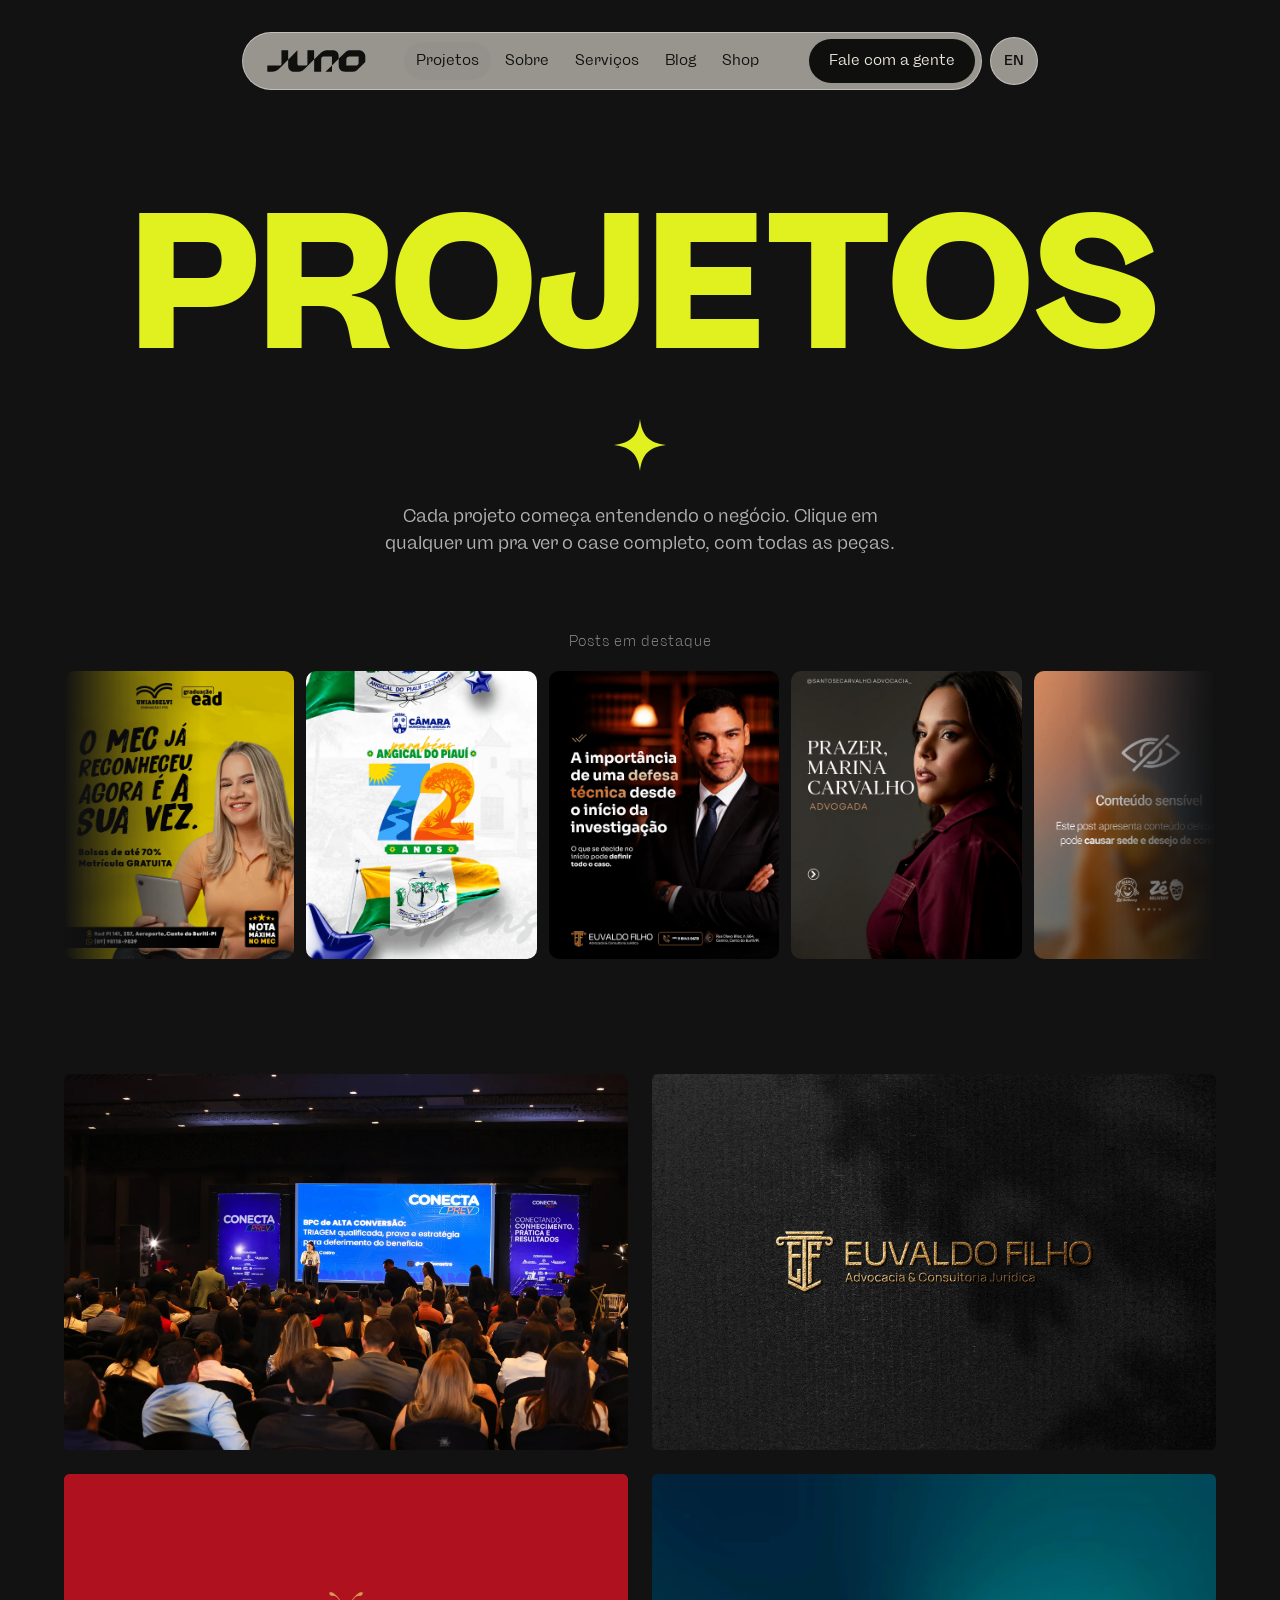
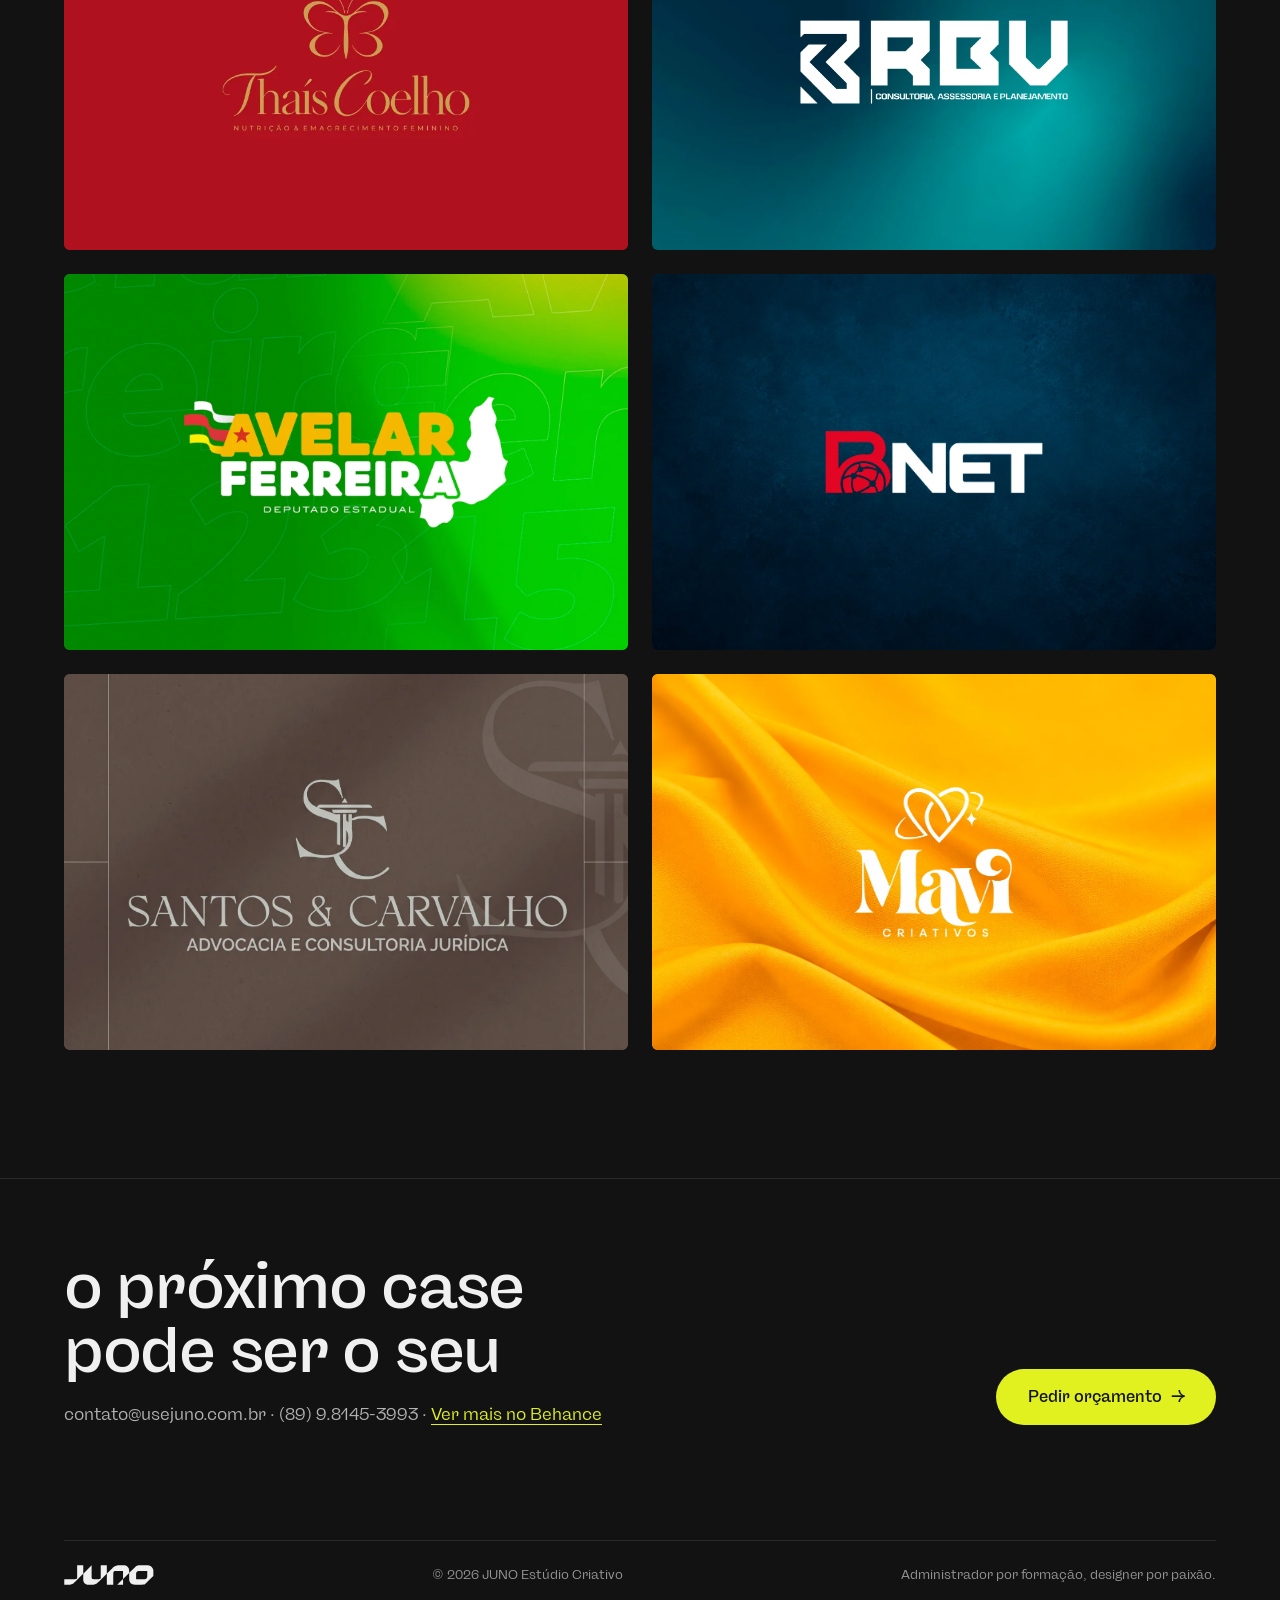
<file: projetos.html>
<!doctype html>
<html lang="pt-BR">
<head>
<meta charset="utf-8">
<meta name="viewport" content="width=device-width, initial-scale=1">
<title>Projetos | JUNO Estúdio Criativo</title>
<meta name="description" content="Projetos de identidade visual, eventos, campanhas e social media da JUNO Estúdio Criativo.">
<link rel="canonical" href="https://usejuno.com.br/projetos">
<link rel="icon" href="/favicon.ico" sizes="any">
<link rel="apple-touch-icon" href="/images/apple-touch-icon.png">
<link rel="icon" href="assets/img/favicon.svg" type="image/svg+xml">
<link rel="stylesheet" href="assets/css/base.css?v=2">
<style>
body{background:#121212}
@keyframes rise{from{opacity:0;transform:translateY(32px)}to{opacity:1;transform:none}}
@keyframes fade{from{opacity:0}to{opacity:1}}
@keyframes spin{to{transform:rotate(360deg)}}
.carousel{overflow:hidden;-webkit-mask-image:linear-gradient(90deg,transparent,#000 12%,#000 88%,transparent);mask-image:linear-gradient(90deg,transparent,#000 12%,#000 88%,transparent)}
.track{display:flex;width:max-content;animation:marquee 45s linear infinite}
.carousel:hover .track{animation-play-state:paused}
.track img{width:clamp(180px,18vw,240px);aspect-ratio:4/5;object-fit:cover;border-radius:10px;display:block;flex:0 0 auto;margin-right:12px;background:#171717}
.spark{animation:spin 14s linear infinite}
.pcard{all:unset;cursor:pointer;display:block;border-radius:6px}
.pcard:focus-visible{outline:2px solid #E0F11F;outline-offset:6px}
.pcover{position:relative;aspect-ratio:3/2;border-radius:6px;overflow:hidden}
.pcover img{position:absolute;inset:0;width:100%;height:100%;object-fit:cover;display:block;transition:transform .5s cubic-bezier(.2,.7,.2,1)}
.pcard:hover .pcover img{transform:scale(1.03)}
.pview{position:absolute;inset:0;display:flex;flex-direction:column;justify-content:flex-end;gap:6px;padding:24px;background:linear-gradient(180deg,rgba(18,18,18,0) 35%,rgba(18,18,18,.9));opacity:0;transition:opacity .25s ease}
.pcard:hover .pview,.pcard:focus-visible .pview{opacity:1}
@media (hover:none){.pview{opacity:1}}
.lime-btn{display:inline-flex;align-items:center;gap:10px;min-height:56px;padding:0 32px;border-radius:999px;background:#E0F11F;color:#121212;text-decoration:none;font-weight:500;font-size:16px}
.lime-btn:hover{color:#121212;opacity:.88}
.overlay{position:fixed;inset:0;z-index:100;background:rgba(8,8,7,.86);overflow-y:auto;padding:clamp(16px,4vw,56px) clamp(8px,3vw,40px);animation:fade .25s ease}
.overlay[hidden]{display:none}
.sheet{max-width:1120px;margin:0 auto;background:#F0F0F0;color:#121212;border-radius:20px;overflow:hidden;animation:rise .45s cubic-bezier(.2,.7,.2,1)}
.mbtn{min-height:48px;padding:0 22px;border-radius:999px;font:inherit;font-size:15px;font-weight:400;cursor:pointer;border:1px solid #121212;background:transparent;color:#121212}
.closebtn{position:fixed;top:16px;right:16px;z-index:2;width:48px;height:48px;border-radius:50%;border:0;background:#F0F0F0;color:#121212;cursor:pointer;display:flex;align-items:center;justify-content:center}
body.modal-open{overflow:hidden}
@media (prefers-reduced-motion:reduce){.track,.spark{animation:none}}
</style>
</head>
<body>
<div style="color: #F0F0F0; background: #121212; min-height: 100vh">

<header style="position: sticky; top: 16px; z-index: 50; display: flex; justify-content: center; align-items: center; gap: 8px; padding: 16px 20px 0">
<nav aria-label="Principal" class="nav glass-light" id="nav">
<a href="/" aria-label="JUNO" class="juno-logo" style="display: block; height: 22px; color: inherit"></a>
<div class="navlinks">
<a class="navlink" href="/projetos" aria-current="page" data-t="navWork"></a>
<a class="navlink" href="/#sobre" data-t="navAbout"></a>
<a class="navlink" href="/#servicos" data-t="navServices"></a>
<a class="navlink" href="/blog">Blog</a>
<a class="navlink" href="/em-breve">Shop</a>
</div>
<a class="cta" href="https://wa.me/5589981453993" data-wa="general" data-t="navCta"></a>
</nav>
<button type="button" class="langbtn glass-light" id="langbtn" data-t="langBtn" data-t-aria="langAria"></button>
</header>

<main>
<section data-theme="dark" style="padding: clamp(80px, 10vw, 140px) 0 clamp(56px, 6vw, 88px); text-align: center">
<div class="wrap">
<h1 style="margin: 0; font-weight: 900; font-size: clamp(72px, 15vw, 210px); line-height: .88; letter-spacing: -0.03em; text-transform: uppercase; color: #E0F11F" data-t="h1"></h1>
<svg width="52" height="52" viewBox="0 0 56 56" aria-hidden="true" class="spark" style="display: block; margin: clamp(32px, 4vw, 48px) auto 0"><path d="M28 0C30 18 38 26 56 28C38 30 30 38 28 56C26 38 18 30 0 28C18 26 26 18 28 0Z" fill="#E0F11F"/></svg>
<p style="margin: 32px auto 0; max-width: 540px; font-size: 18px; font-weight: 400; line-height: 1.5; color: rgba(240,240,240,.72)" data-t="intro"></p>
</div>
</section>

<section data-theme="dark" data-t-aria="postsLabel" style="padding: 0 0 clamp(80px, 9vw, 128px)">
<div class="wrap">
<p style="margin: 0 0 20px; text-align: center; font-size: 14px; font-weight: 300; letter-spacing: 1px; color: rgba(240,240,240,.6)" data-t="postsLabel"></p>
<div class="carousel"><div class="track" id="posts"></div></div>
</div>
</section>

<section data-theme="dark" style="padding: 0 0 clamp(96px, 10vw, 160px)">
<div class="wrap">
<div id="grid" style="display: grid; grid-template-columns: repeat(auto-fill, minmax(min(100%, 460px), 1fr)); gap: 24px"></div>
</div>
</section>

<section data-theme="dark" style="padding: 0 0 clamp(80px, 9vw, 120px)">
<div class="wrap" style="display: flex; flex-wrap: wrap; justify-content: space-between; align-items: flex-end; gap: 40px; padding-top: clamp(56px, 6vw, 80px); border-top: 1px solid rgba(240,240,240,.1)">
<div>
<h2 style="margin: 0; font-weight: 500; font-size: clamp(40px, 5vw, 72px); line-height: 1; letter-spacing: -0.02em; max-width: 14ch; color: #F0F0F0" data-t="ctaTitle"></h2>
<p style="margin: 20px 0 0; font-size: 17px; font-weight: 400; color: rgba(240,240,240,.72)"><a href="mailto:contato@usejuno.com.br" data-mail="" style="text-decoration: none">contato@usejuno.com.br</a> · <a href="https://wa.me/5589981453993" data-wa="general" style="text-decoration: none">(89) 9.8145-3993</a> · <a href="https://www.behance.net/jniorferrera" target="_blank" rel="noopener" style="color: #E0F11F; text-decoration: underline; text-underline-offset: 4px" data-t="behance"></a></p>
</div>
<a href="https://wa.me/5589981453993" data-wa="quote" class="lime-btn"><span data-t="ctaBtn"></span> <span aria-hidden="true">→</span></a>
</div>
</section>
</main>

<footer data-theme="dark" style="padding: 0 0 40px">
<div class="wrap">
<div style="display: flex; flex-wrap: wrap; align-items: center; justify-content: space-between; gap: 16px 32px; padding-top: 24px; border-top: 1px solid rgba(240,240,240,.1); font-size: 13px; font-weight: 400; color: rgba(240,240,240,.6)">
<span role="img" aria-label="JUNO" class="juno-logo" style="display: block; height: 20px; color: #F0F0F0"></span>
<span>© <span class="year"></span> JUNO Estúdio Criativo</span>
<span data-t="tagline"></span>
</div>
</div>
</footer>

<div class="overlay" id="overlay" role="dialog" aria-modal="true" hidden>
<button type="button" class="closebtn" id="closebtn" data-t-aria="closeAria">
<svg width="18" height="18" viewBox="0 0 18 18" fill="none" stroke="currentColor" stroke-width="2" stroke-linecap="round" aria-hidden="true"><path d="M3 3l12 12M15 3L3 15"/></svg>
</button>
<article class="sheet" id="sheet"></article>
</div>

</div>
<script src="assets/js/common.js?v=2"></script>
<script src="assets/js/projetos.js?v=3"></script>
</body>
</html>
</file>
<file: assets/css/base.css>
@font-face{font-family:'Freigeist';src:url(../fonts/Freigeist-Light.woff2) format('woff2');font-weight:300;font-style:normal;font-display:swap}
@font-face{font-family:'Freigeist';src:url(../fonts/Freigeist-Regular.woff2) format('woff2');font-weight:400;font-style:normal;font-display:swap}
@font-face{font-family:'Freigeist';src:url(../fonts/Freigeist-Medium.woff2) format('woff2');font-weight:500;font-style:normal;font-display:swap}
@font-face{font-family:'Freigeist';src:url(../fonts/Freigeist-Bold.woff2) format('woff2');font-weight:700;font-style:normal;font-display:swap}
@font-face{font-family:'Freigeist';src:url(../fonts/Freigeist-Black.woff2) format('woff2');font-weight:900;font-style:normal;font-display:swap}
*{box-sizing:border-box}
html{scroll-behavior:smooth}
body{margin:0;background:#0F0F0D;font-family:'Freigeist',system-ui,-apple-system,'Segoe UI',sans-serif;-webkit-font-smoothing:antialiased}
a{color:inherit}
a:hover{color:inherit;opacity:.7}
img,video{max-width:100%}
.wrap{max-width:1280px;margin:0 auto;padding-inline:clamp(20px,5vw,80px)}
.nav{display:flex;align-items:center;justify-content:space-between;gap:24px;width:100%;max-width:740px;border-radius:999px;padding:6px 6px 6px 24px;backdrop-filter:blur(14px) saturate(170%);-webkit-backdrop-filter:blur(14px) saturate(170%);transition:background-color .5s ease,color .5s ease,border-color .5s ease}
.glass-light{--nfg:#0F0F0D;--nbg:#ECE7DE;background:rgba(236,231,222,.62);color:#0F0F0D;border:1px solid rgba(255,255,255,.4)}
.glass-dark{--nfg:#ECE7DE;--nbg:#0F0F0D;background:rgba(15,15,13,.55);color:#ECE7DE;border:1px solid rgba(255,255,255,.12)}
.navlinks{display:flex;gap:2px;align-items:center}
.navlink{color:inherit;text-decoration:none;font-size:15px;font-weight:400;padding:10px 12px;border-radius:999px}
.navlink:hover{opacity:1;background:rgba(127,127,127,.18)}
.navlink[aria-current="page"]{background:rgba(127,127,127,.18)}
.cta{white-space:nowrap;display:inline-flex;align-items:center;min-height:44px;padding:0 20px;border-radius:999px;background:var(--nfg);color:var(--nbg);text-decoration:none;font-size:15px;font-weight:400;transition:background-color .5s ease,color .5s ease}
.cta:hover{opacity:.85;color:var(--nbg)}
.langbtn{width:48px;height:48px;border-radius:50%;font:inherit;font-size:14px;font-weight:500;cursor:pointer;backdrop-filter:blur(14px) saturate(170%);-webkit-backdrop-filter:blur(14px) saturate(170%);transition:background-color .5s ease,color .5s ease,border-color .5s ease}
.juno-logo svg{display:block;height:100%;width:auto}
@keyframes marquee{to{transform:translateX(-50%)}}
:focus-visible{outline:2px solid currentColor;outline-offset:3px}
@media (max-width:820px){.navlinks{display:none}}
</file>
